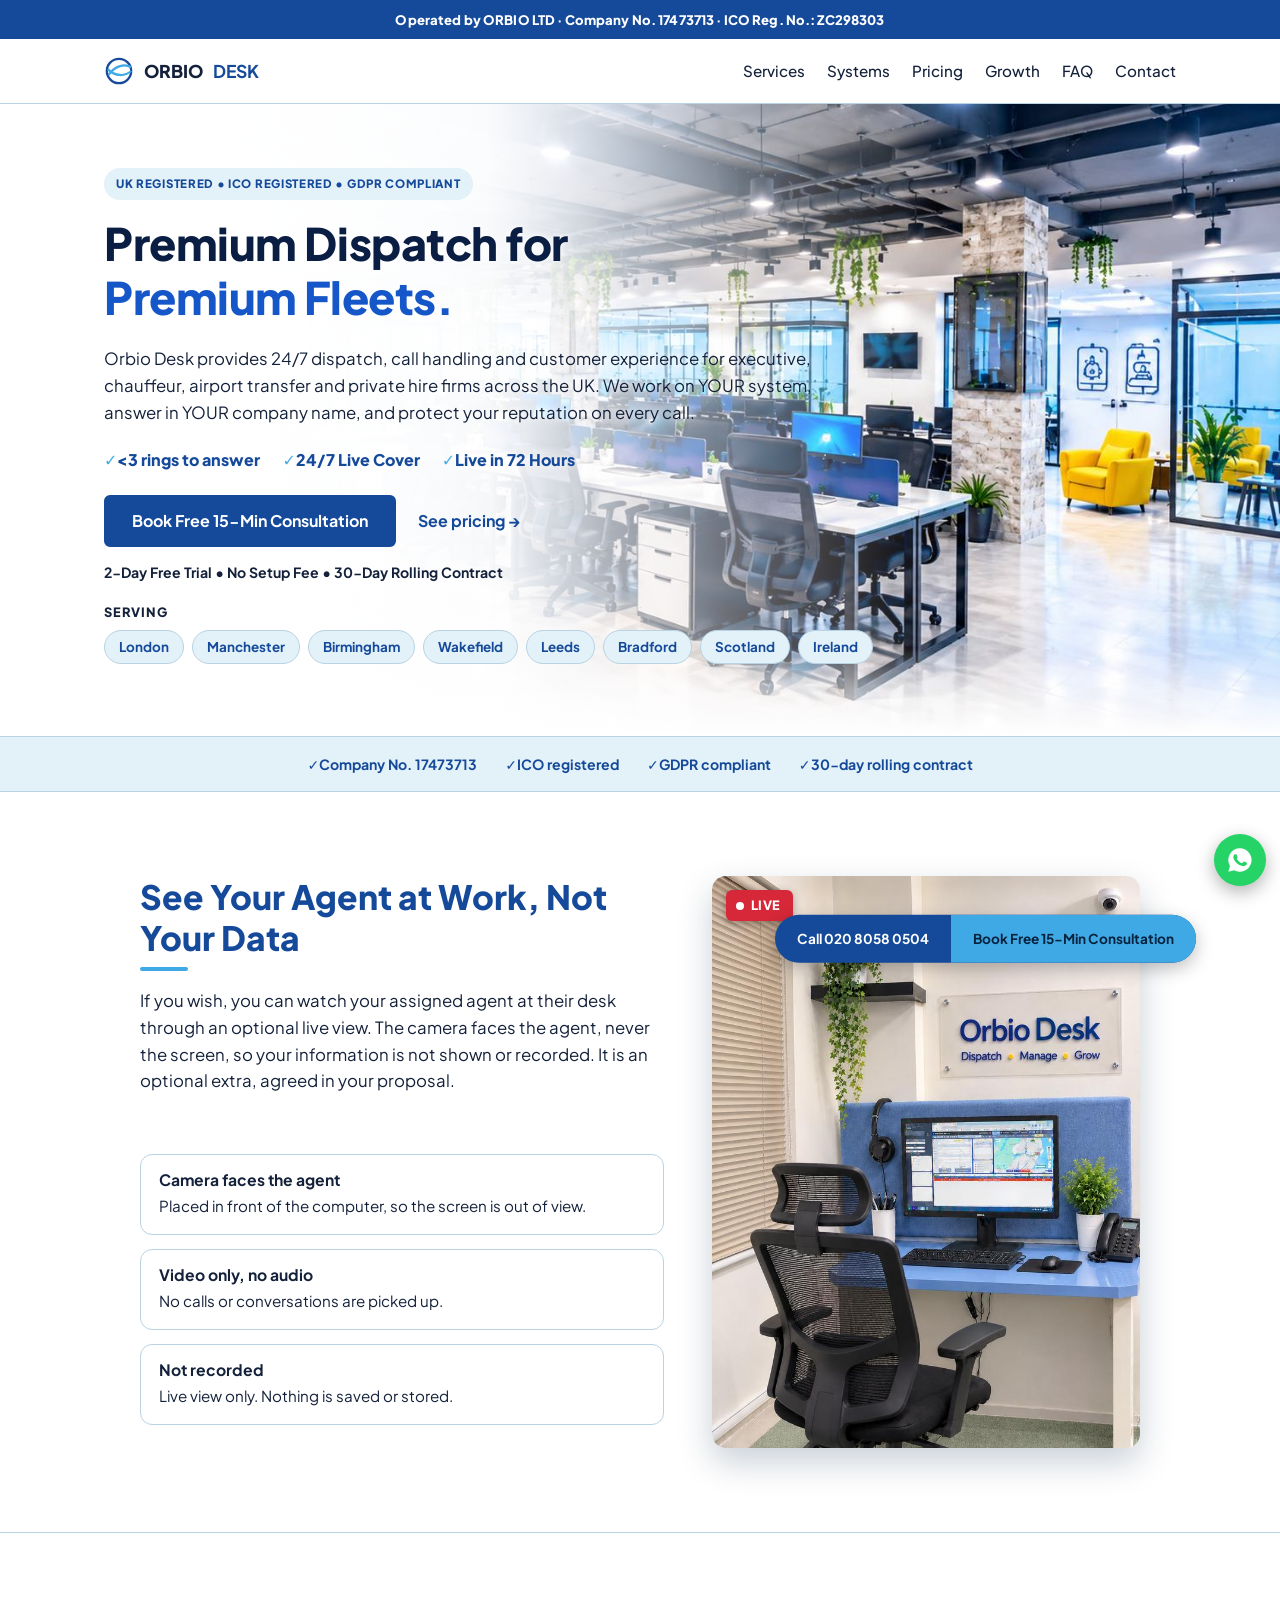
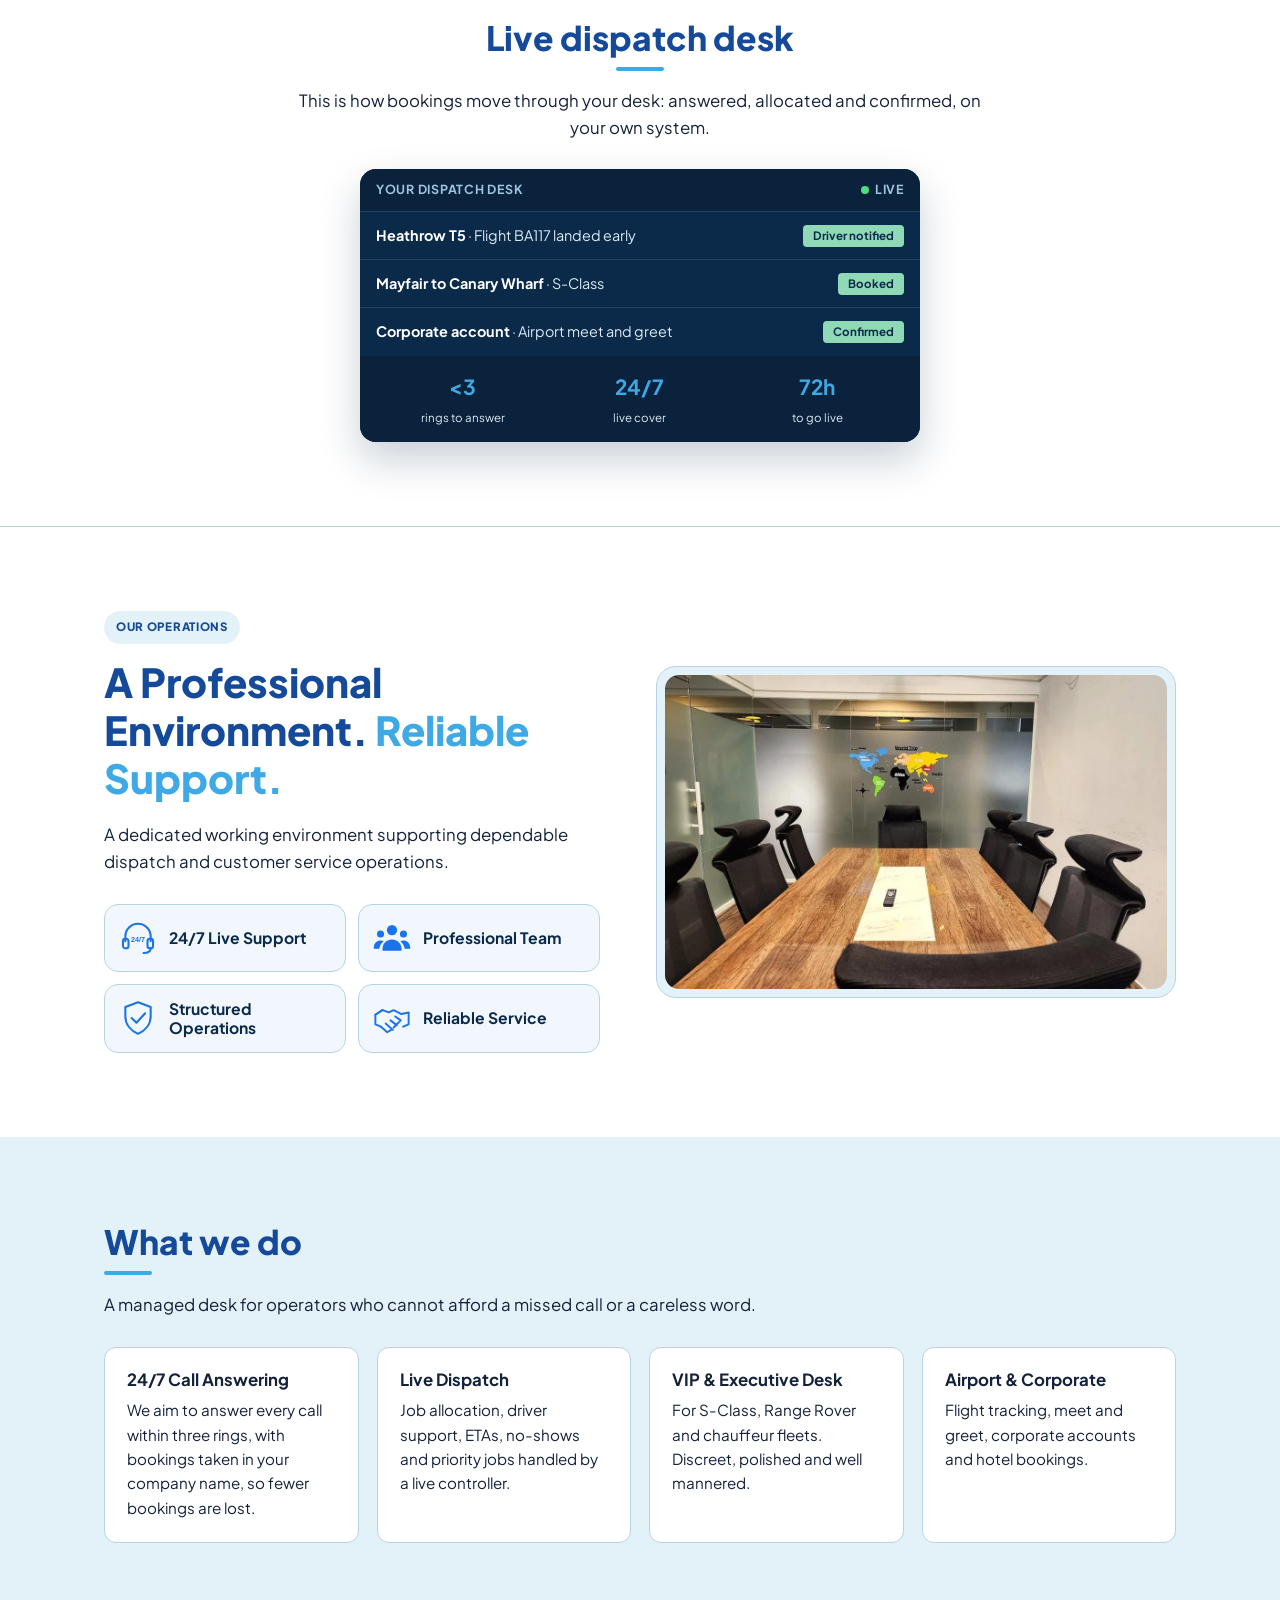
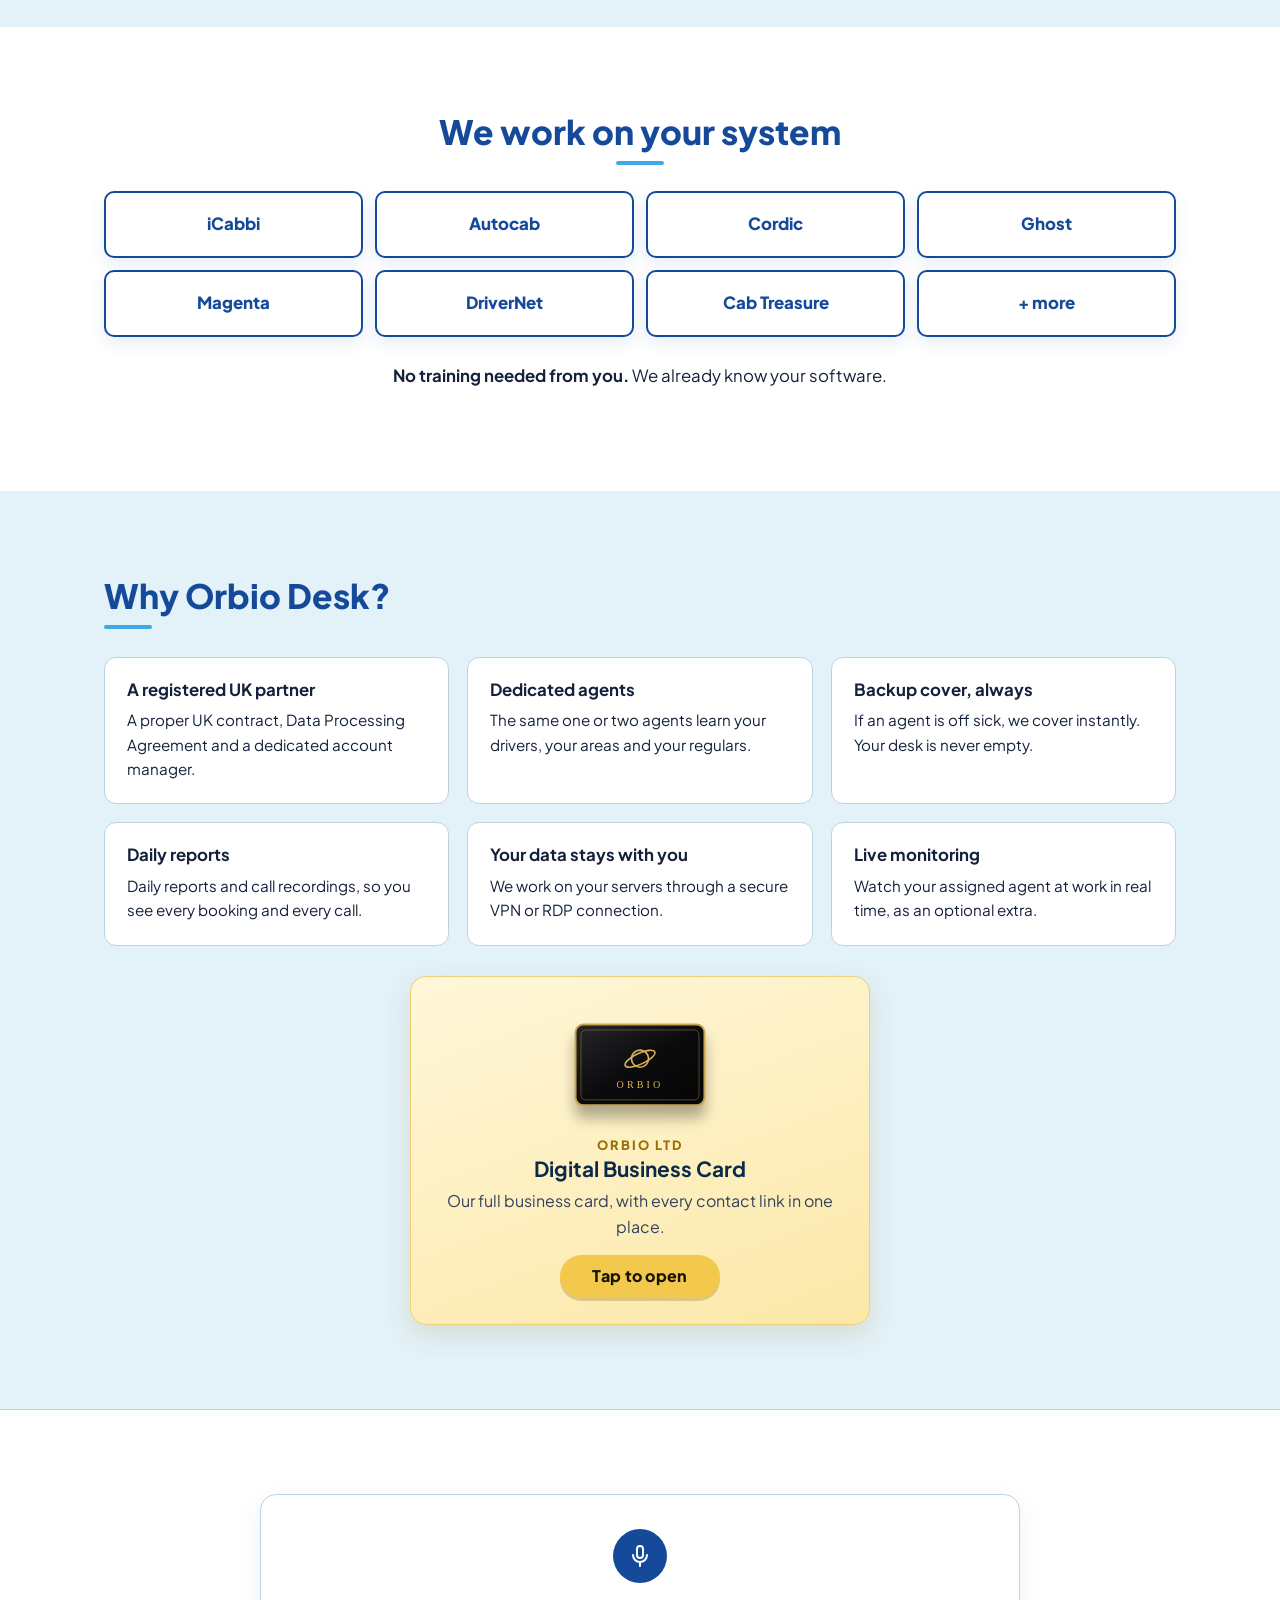
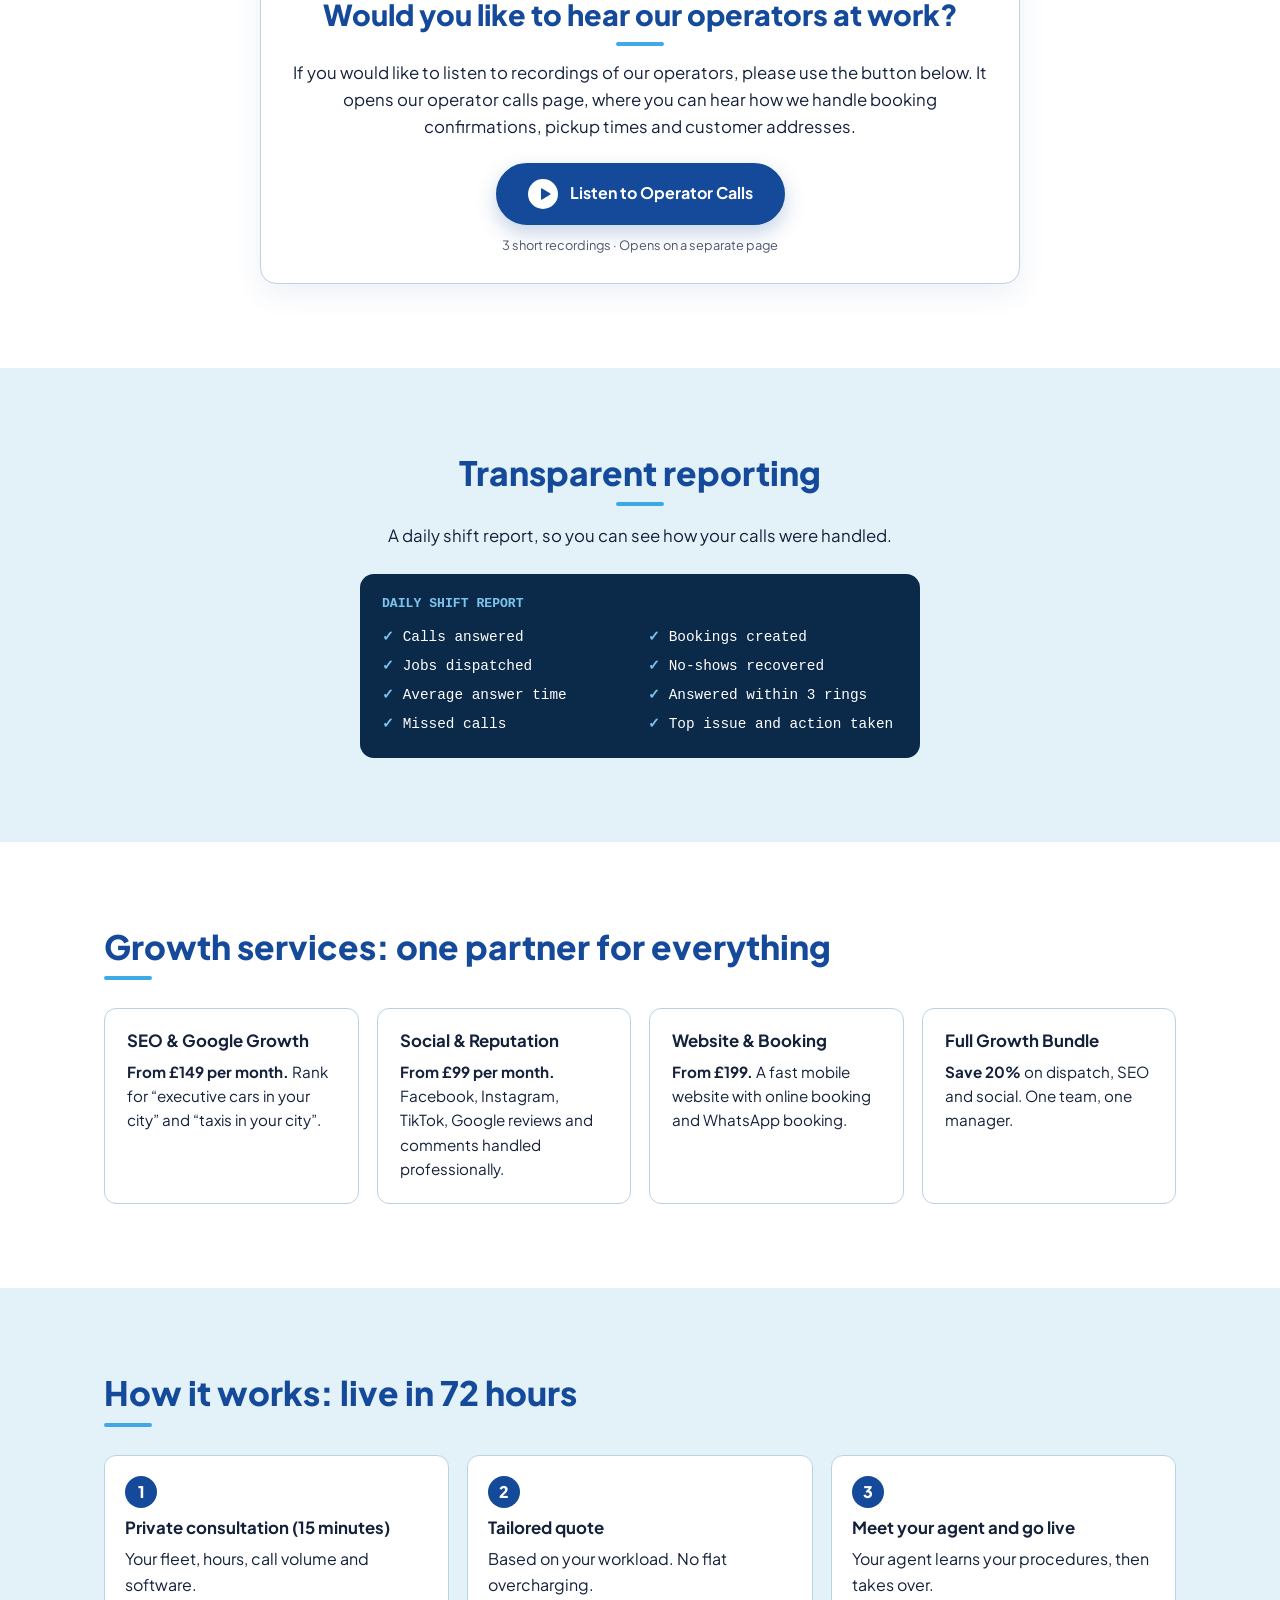
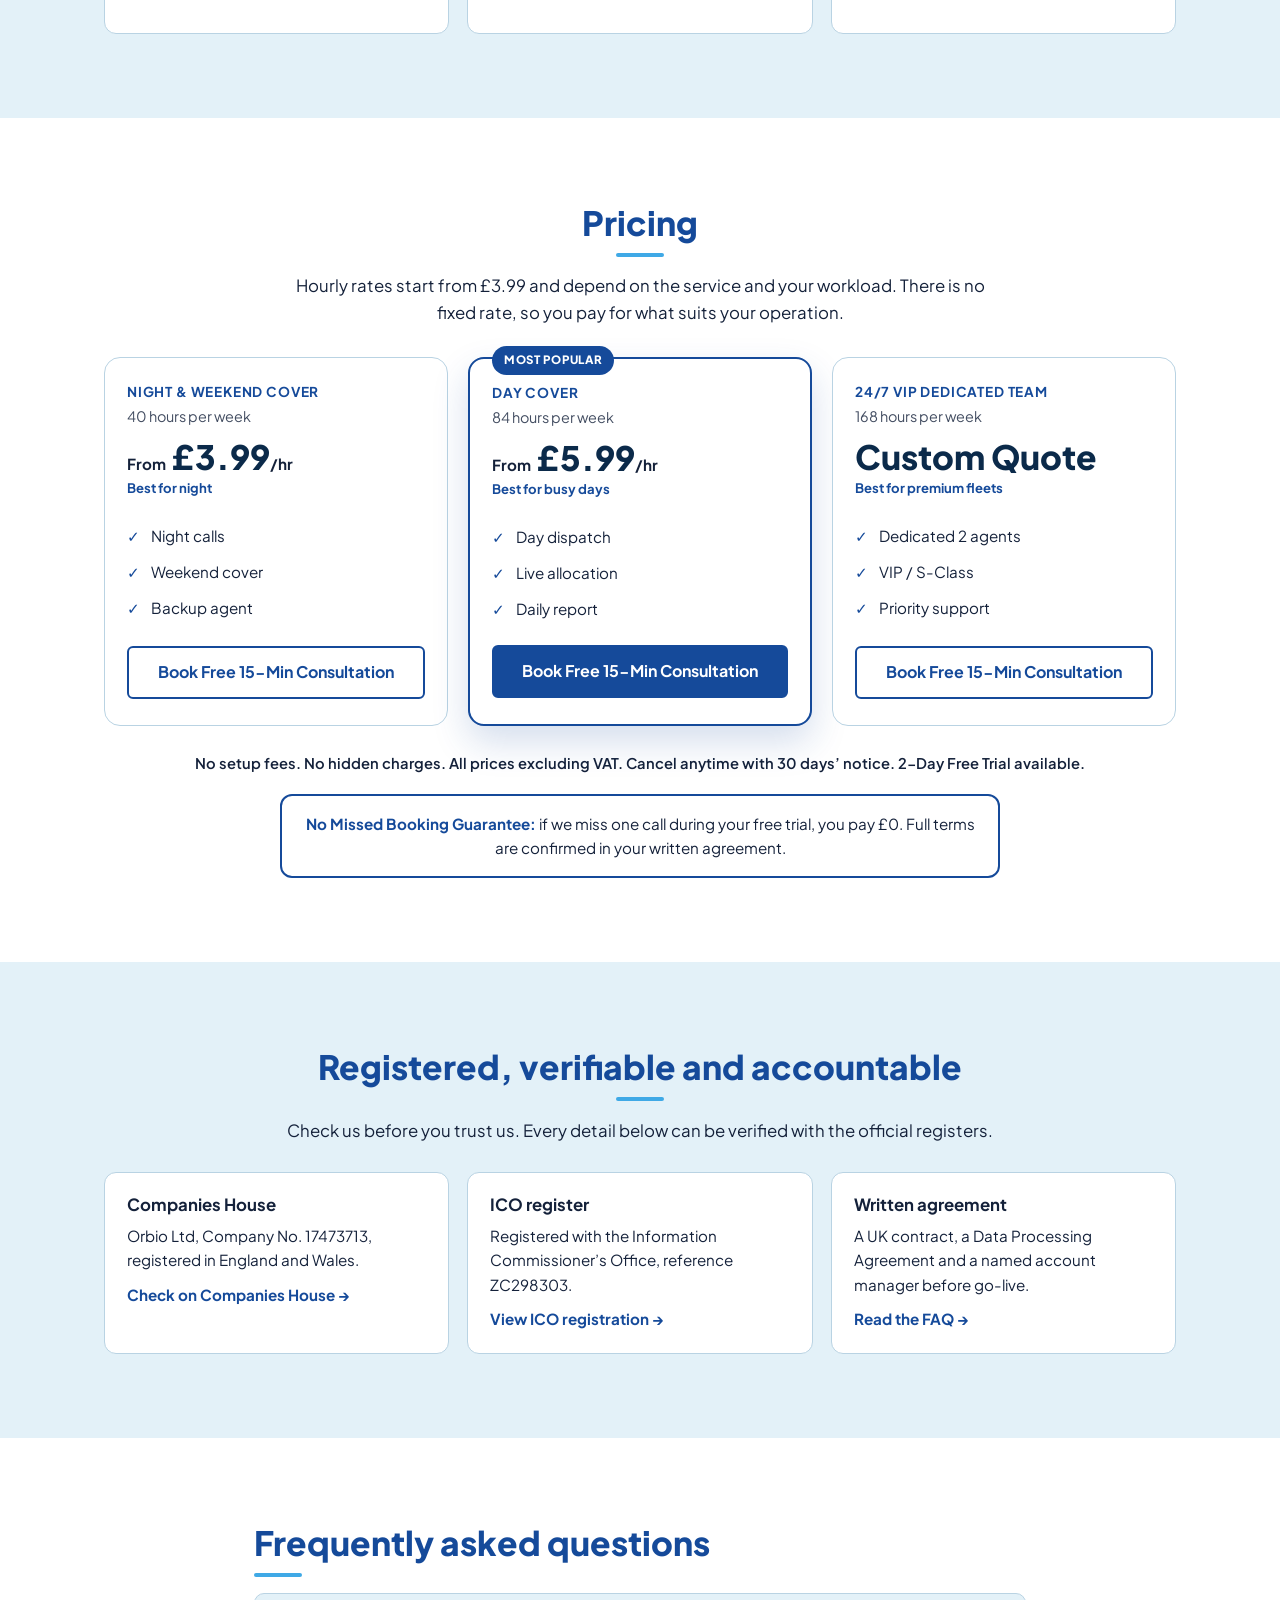
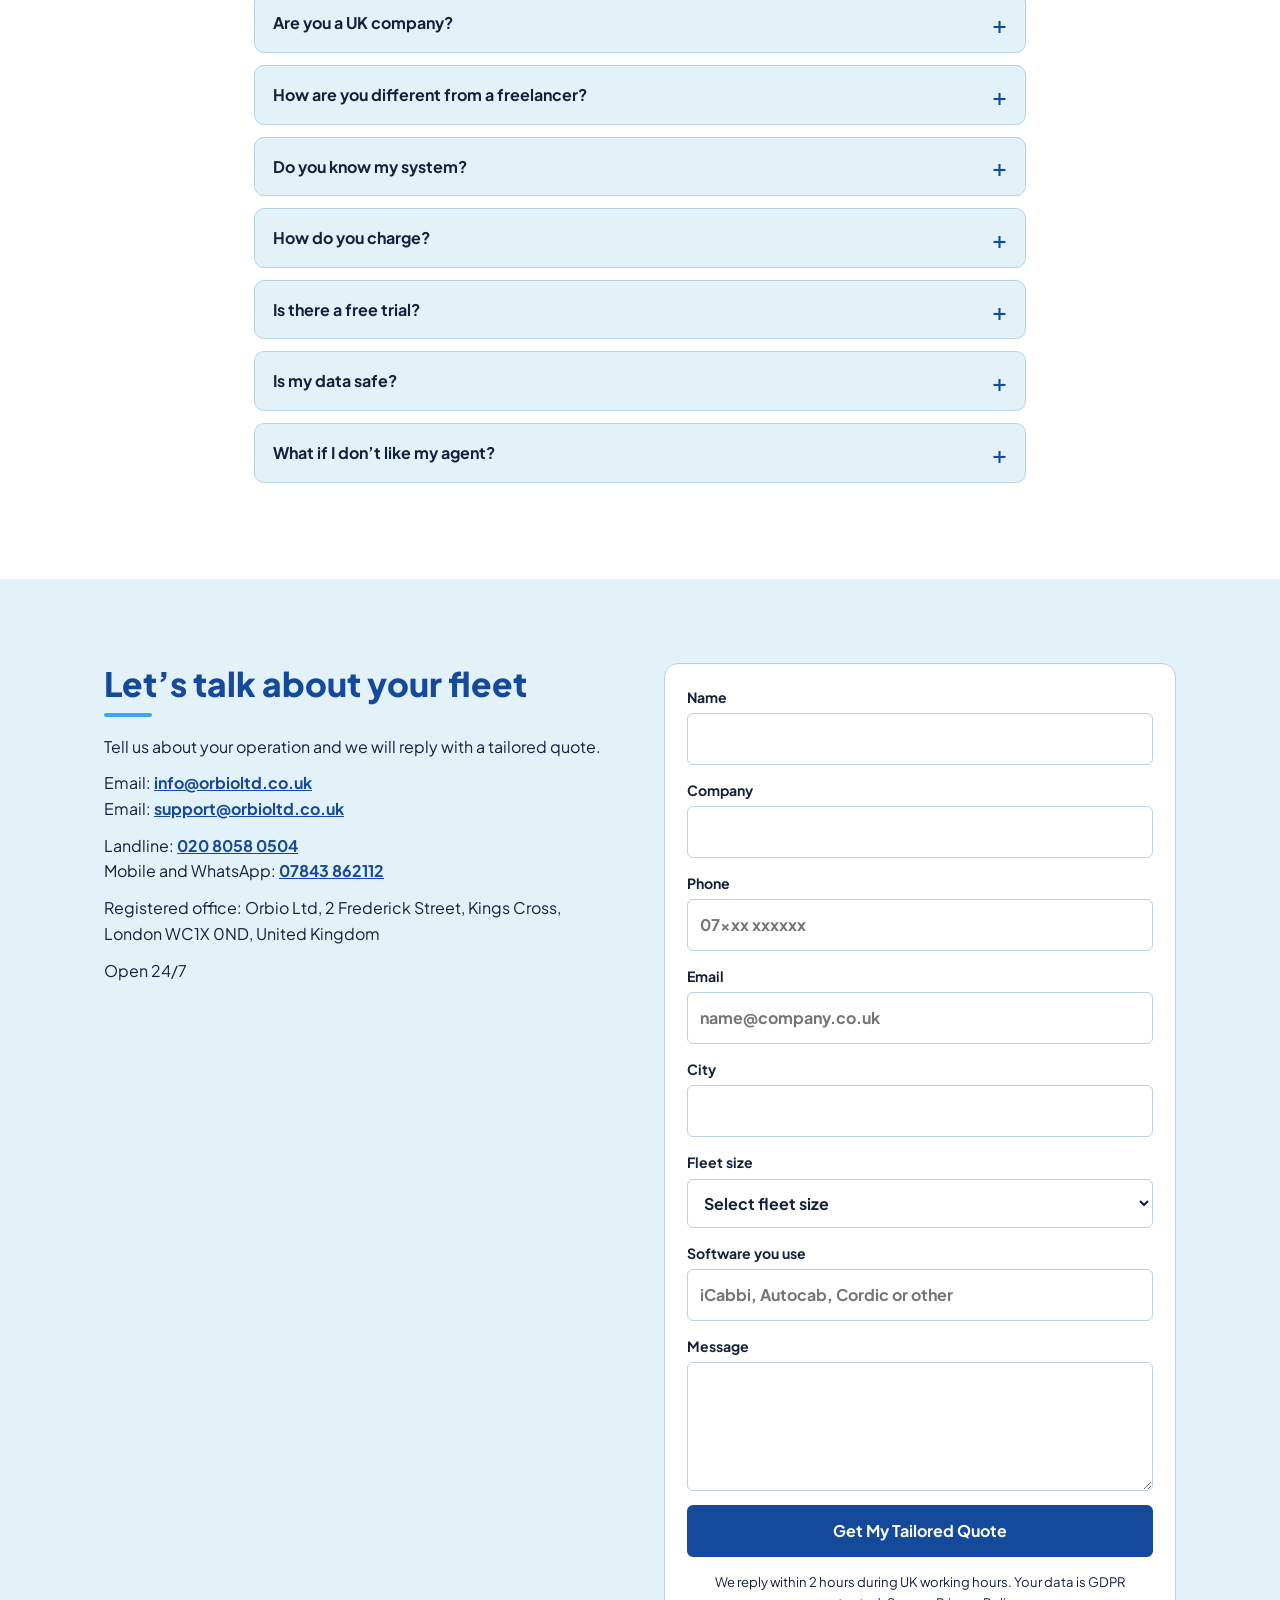
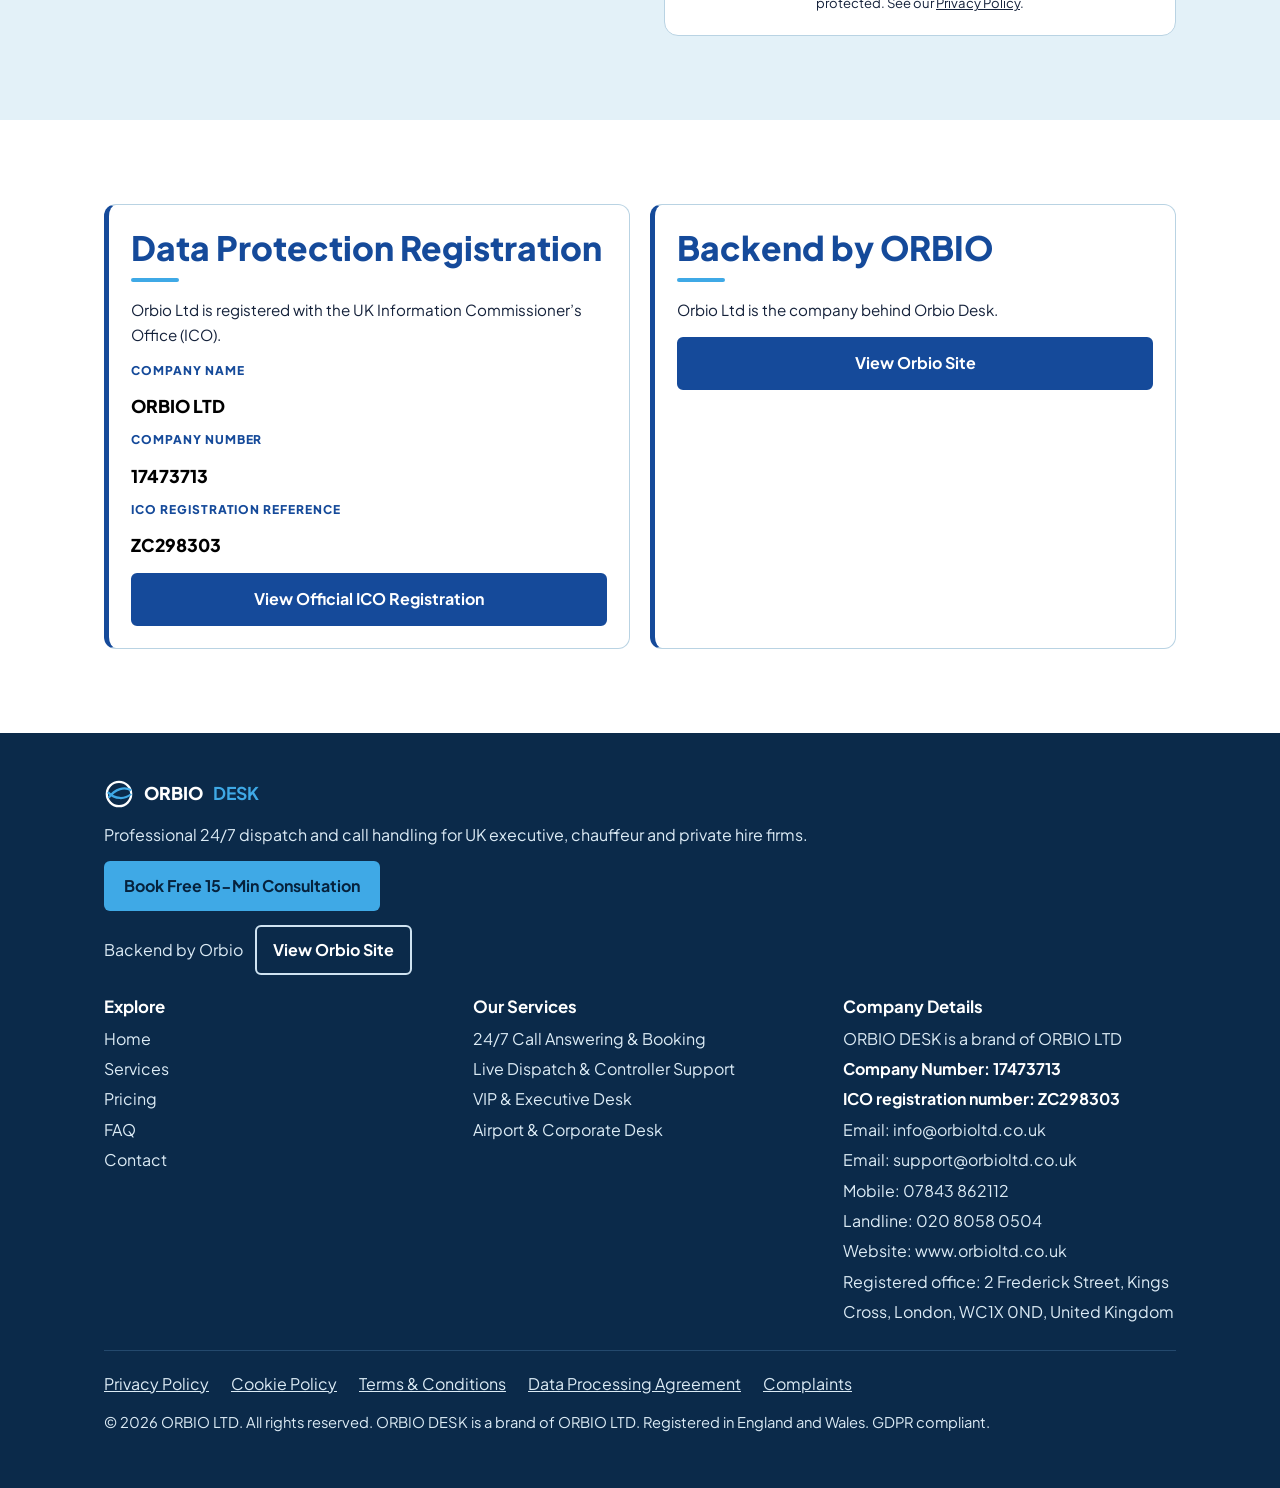
<file: index.html>
<!DOCTYPE html>
<html lang="en-GB">
<head>
<meta charset="utf-8">
<meta name="viewport" content="width=device-width, initial-scale=1">
<title>Orbio Desk | 24/7 Dispatch &amp; Call Handling for UK Private Hire &amp; Executive Fleets</title>
<meta name="description" content="Premium 24/7 dispatch, call answering &amp; live controller support for UK executive, chauffeur &amp; private hire firms. We work on your iCabbi / Autocab. UK Registered, ICO Registered, GDPR Compliant. 2-Day Free Trial.">
<meta name="theme-color" content="#154a9a">
<link rel="canonical" href="https://abdullahrehan849.github.io/orbio-desk/">
<meta property="og:type" content="website"><meta property="og:site_name" content="Orbio Desk"><meta property="og:title" content="Orbio Desk | 24/7 Dispatch &amp; Call Handling for UK Private Hire &amp; Executive Fleets"><meta property="og:description" content="Premium 24/7 dispatch, call answering and live controller support for UK executive, chauffeur and private hire firms. UK registered, ICO registered, GDPR compliant. 2-Day Free Trial."><meta property="og:url" content="https://abdullahrehan849.github.io/orbio-desk/"><meta property="og:image" content="https://abdullahrehan849.github.io/orbio-desk/assets/img/monitoring.jpg"><meta name="twitter:card" content="summary_large_image">
<link rel="icon" href="assets/img/favicon.svg" type="image/svg+xml">
<link rel="manifest" href="site.webmanifest">
<link rel="preconnect" href="https://fonts.googleapis.com"><link rel="preconnect" href="https://fonts.gstatic.com" crossorigin>
<link href="https://fonts.googleapis.com/css2?family=Plus+Jakarta+Sans:wght@400;500;700;800&display=swap" rel="stylesheet">
<link rel="stylesheet" href="assets/css/style.css">
<script type="application/ld+json">{"@context":"https://schema.org","@type":"ProfessionalService","name":"Orbio Desk","legalName":"Orbio Ltd","url":"https://abdullahrehan849.github.io/orbio-desk/","description":"24/7 dispatch, call handling and customer experience for UK executive, chauffeur, airport transfer and private hire firms.","identifier":"Company No. 17473713","telephone":"+442080580504","email":"info@orbioltd.co.uk","address":{"@type":"PostalAddress","streetAddress":"2 Frederick Street, Kings Cross","addressLocality":"London","postalCode":"WC1X 0ND","addressCountry":"GB"},"areaServed":["London","Manchester","Birmingham","Wakefield","Leeds","Bradford","Scotland","Ireland"],"openingHours":"Mo-Su 00:00-23:59"}</script>
</head>
<body id="top">
<div class="top">Operated by ORBIO LTD · Company No. 17473713 · ICO Reg. No.: ZC298303</div>
<header class="nav"><div class="wrap">
<a class="logo" href="#top"><svg width="30" height="30" viewBox="0 0 32 32" fill="none" stroke="#154a9a" stroke-width="2.4" aria-hidden="true"><circle cx="16" cy="16" r="13"/><path d="M5 20C12 10 22 8 29 12M4 14c8 8 18 8 25 2" stroke="#3fa9e6"/></svg>ORBIO <b>DESK</b></a>
<button class="burger" aria-expanded="false" aria-controls="menu">Menu</button>
<nav id="menu" aria-label="Main"><a href="#services">Services</a><a href="#systems">Systems</a><a href="#pricing">Pricing</a><a href="#growth">Growth</a><a href="#faq">FAQ</a><a href="#contact">Contact</a></nav>
</div></header>

<main>
<section class="hero w"><div class="wrap">
<span class="eyebrow">UK REGISTERED • ICO REGISTERED • GDPR COMPLIANT</span>
<h1>Premium Dispatch for <span class="h1b">Premium Fleets.</span></h1>
<p class="lead">Orbio Desk provides 24/7 dispatch, call handling and customer experience for executive, chauffeur, airport transfer and private hire firms across the UK. We work on YOUR system, answer in YOUR company name, and protect your reputation on every call.</p>
<div class="tr"><span>&lt;3 rings to answer</span><span>24/7 Live Cover</span><span>Live in 72 Hours</span></div>
<div class="cta"><a class="btn p" href="#contact">Book Free 15-Min Consultation</a><a class="tl" href="#pricing">See pricing &rarr;</a></div>
<p class="micro">2-Day Free Trial • No Setup Fee • 30-Day Rolling Contract</p>
<p class="sv">SERVING</p>
<div class="pills"><span>London</span><span>Manchester</span><span>Birmingham</span><span>Wakefield</span><span>Leeds</span><span>Bradford</span><span>Scotland</span><span>Ireland</span></div>
</div></section>

<div class="trust"><div class="wrap"><ul><li>Company No. 17473713</li><li>ICO registered</li><li>GDPR compliant</li><li>30-day rolling contract</li></ul></div></div>

<section class="w mon-s" id="monitoring"><div class="wrap">
<div class="mgrid">
<div class="mh"><h2>See Your Agent at Work, Not Your Data</h2>
<p class="lead">If you wish, you can watch your assigned agent at their desk through an optional live view. The camera faces the agent, never the screen, so your information is not shown or recorded. It is an optional extra, agreed in your proposal.</p></div>
<figure class="mon"><img src="assets/img/monitoring.jpg" width="720" height="960" loading="lazy" decoding="async" alt="Orbio Desk dispatch workstation with headset, dispatch software screen and desk phone"><span class="lv"><i></i>LIVE</span></figure>
<div class="mc">
<div class="card"><h3>Camera faces the agent</h3><p>Placed in front of the computer, so the screen is out of view.</p></div>
<div class="card"><h3>Video only, no audio</h3><p>No calls or conversations are picked up.</p></div>
<div class="card"><h3>Not recorded</h3><p>Live view only. Nothing is saved or stored.</p></div>
</div></div>
</div></section>

<section class="w c"><div class="wrap">
<h2>Live dispatch desk</h2>
<p class="lead">This is how bookings move through your desk: answered, allocated and confirmed, on your own system.</p>
<div class="desk" role="img" aria-label="Dispatch dashboard showing airport and executive bookings">
<div class="bar"><span>Your dispatch desk</span><span><i class="dot"></i>Live</span></div>
<div class="row"><span><b>Heathrow T5</b> · Flight BA117 landed early</span><span class="tag">Driver notified</span></div>
<div class="row"><span><b>Mayfair to Canary Wharf</b> · S-Class</span><span class="tag">Booked</span></div>
<div class="row"><span><b>Corporate account</b> · Airport meet and greet</span><span class="tag">Confirmed</span></div>
<div class="stats"><div><strong>&lt;3</strong><span>rings to answer</span></div><div><strong>24/7</strong><span>live cover</span></div><div><strong>72h</strong><span>to go live</span></div></div>
</div>
</div></section>

<section class="w ops" id="operations"><div class="wrap"><div class="opsg">
<div class="opst"><span class="eyebrow">OUR OPERATIONS</span>
<h2>A Professional Environment. <span class="hl">Reliable Support.</span></h2>
<p class="lead">A dedicated working environment supporting dependable dispatch and customer service operations.</p></div>
<figure class="opsf"><img src="assets/img/our-operations.jpg" width="1100" height="688" loading="lazy" decoding="async" alt="Orbio Desk meeting room with a wooden table, black ergonomic chairs and a world map on the glass wall"></figure>
<div class="opsh"><div class="ot"><svg viewBox="0 0 48 48" width="38" height="38" fill="none" stroke="#1a73e8" stroke-width="2.6" stroke-linecap="round" stroke-linejoin="round" aria-hidden="true"><path d="M8 28v-6a16 16 0 0 1 32 0v6"/><rect x="5" y="25" width="7" height="12" rx="3"/><rect x="36" y="25" width="7" height="12" rx="3"/><path d="M40 37c0 4-4 6-9 6"/><text x="24" y="29" text-anchor="middle" font-size="9" font-weight="700" fill="#1a73e8" stroke="none" font-family="Arial,sans-serif">24/7</text></svg><span>24/7 Live Support</span></div><div class="ot"><svg viewBox="0 0 48 48" width="38" height="38" fill="#1a73e8" aria-hidden="true"><circle cx="24" cy="14" r="6.5"/><path d="M12 38c0-7 5-12 12-12s12 5 12 12v2H12z"/><circle cx="9.5" cy="19" r="4.5"/><path d="M1 36c0-5 3.5-9 8.5-9 1.5 0 3 .4 4 1-3 2.3-5 5.5-5.5 9.5H1z"/><circle cx="38.5" cy="19" r="4.5"/><path d="M47 36c0-5-3.5-9-8.5-9-1.5 0-3 .4-4 1 3 2.3 5 5.5 5.5 9.5H47z"/></svg><span>Professional Team</span></div><div class="ot"><svg viewBox="0 0 48 48" width="38" height="38" fill="none" stroke="#1a73e8" stroke-width="2.6" stroke-linecap="round" stroke-linejoin="round" aria-hidden="true"><path d="M24 4l16 6v12c0 10-7 18-16 22C15 40 8 32 8 22V10z"/><path d="M16 24l6 6 11-12"/></svg><span>Structured Operations</span></div><div class="ot"><svg viewBox="0 0 48 48" width="38" height="38" fill="none" stroke="#1a73e8" stroke-width="2.4" stroke-linecap="round" stroke-linejoin="round" aria-hidden="true"><path d="M3 20l9-6 8 3 6-3 10 5 9-2"/><path d="M12 14L3 20v12l7 3"/><path d="M45 18v14l-7 3"/><path d="M10 35l8 7 5-3M16 31l9 8M22 27l8 6M28 22l7 5-9 9"/></svg><span>Reliable Service</span></div></div>
</div></div></section>

<section id="services"><div class="wrap">
<h2>What we do</h2>
<p class="lead">A managed desk for operators who cannot afford a missed call or a careless word.</p>
<div class="grid g4">
<div class="card"><h3>24/7 Call Answering</h3><p>We aim to answer every call within three rings, with bookings taken in your company name, so fewer bookings are lost.</p></div>
<div class="card"><h3>Live Dispatch</h3><p>Job allocation, driver support, ETAs, no-shows and priority jobs handled by a live controller.</p></div>
<div class="card"><h3>VIP &amp; Executive Desk</h3><p>For S-Class, Range Rover and chauffeur fleets. Discreet, polished and well mannered.</p></div>
<div class="card"><h3>Airport &amp; Corporate</h3><p>Flight tracking, meet and greet, corporate accounts and hotel bookings.</p></div>
</div></div></section>

<section id="systems" class="w"><div class="wrap c">
<h2>We work on your system</h2>
<div class="sys"><span>iCabbi</span><span>Autocab</span><span>Cordic</span><span>Ghost</span><span>Magenta</span><span>DriverNet</span><span>Cab Treasure</span><span>+ more</span></div>
<p class="lead"><strong>No training needed from you.</strong> We already know your software.</p>
</div></section>

<section><div class="wrap">
<h2>Why Orbio Desk?</h2>
<div class="grid g3">
<div class="card"><h3>A registered UK partner</h3><p>A proper UK contract, Data Processing Agreement and a dedicated account manager.</p></div>
<div class="card"><h3>Dedicated agents</h3><p>The same one or two agents learn your drivers, your areas and your regulars.</p></div>
<div class="card"><h3>Backup cover, always</h3><p>If an agent is off sick, we cover instantly. Your desk is never empty.</p></div>
<div class="card"><h3>Daily reports</h3><p>Daily reports and call recordings, so you see every booking and every call.</p></div>
<div class="card"><h3>Your data stays with you</h3><p>We work on your servers through a secure VPN or RDP connection.</p></div>
<div class="card"><h3>Live monitoring</h3><p>Watch your assigned agent at work in real time, as an optional extra.</p></div>
</div>
<div class="bcpromo"><div class="bci"><svg viewBox="0 0 170 108" role="img" aria-hidden="true"><defs><linearGradient id="bcg" x1="0" y1="0" x2="1" y2="1"><stop offset="0" stop-color="#26262a"/><stop offset=".5" stop-color="#0b0b0d"/><stop offset="1" stop-color="#050505"/></linearGradient></defs><rect x="2" y="2" width="166" height="104" rx="10" fill="url(#bcg)" stroke="#c9a24a" stroke-width="2.5"/><rect x="9" y="9" width="152" height="90" rx="6" fill="none" stroke="#c9a24a" stroke-opacity=".5"/><circle cx="85" cy="46" r="11" fill="none" stroke="#d9b25a" stroke-width="2.2"/><ellipse cx="85" cy="46" rx="21" ry="7" transform="rotate(-25 85 46)" fill="none" stroke="#d9b25a" stroke-width="2"/><text x="85" y="84" text-anchor="middle" font-family="Georgia,serif" font-size="13" letter-spacing="4" fill="#d9b25a">ORBIO</text></svg></div><p class="bck">ORBIO LTD</p><h3>Digital Business Card</h3><p>Our full business card, with every contact link in one place.</p><button class="btn" type="button" data-bc="1" aria-label="Open the Orbio Ltd digital business card">Tap to open</button></div>
</div></section>

<section class="w aud c" id="audio"><div class="wrap">
<div class="teaser"><span class="ai" aria-hidden="true"><svg viewBox="0 0 24 24" width="24" height="24" fill="none" stroke="currentColor" stroke-width="2" stroke-linecap="round" stroke-linejoin="round" aria-hidden="true"><rect x="9" y="2" width="6" height="12" rx="3"/><path d="M5 11a7 7 0 0 0 14 0M12 18v4"/></svg></span>
<h2>Would you like to hear our operators at work?</h2>
<p class="lead">If you would like to listen to recordings of our operators, please use the button below. It opens our operator calls page, where you can hear how we handle booking confirmations, pickup times and customer addresses.</p>
<a class="btn listen" href="operator-samples.html" id="listenbtn"><span class="pl"><svg viewBox="0 0 24 24" width="18" height="18" fill="currentColor" aria-hidden="true"><path d="M8 5.5v13a1 1 0 0 0 1.5.9l10.5-6.5a1 1 0 0 0 0-1.8L9.5 4.6A1 1 0 0 0 8 5.5z"/></svg></span>Listen to Operator Calls</a>
<p class="cap">3 short recordings · Opens on a separate page</p></div>
</div></section>

<section class="c"><div class="wrap">
<h2>Transparent reporting</h2>
<p class="lead">A daily shift report, so you can see how your calls were handled.</p>
<div class="report" style="margin-top:24px"><h3>Daily shift report</h3>
<div class="g"><div><b>&#10003;</b> Calls answered</div><div><b>&#10003;</b> Bookings created</div></div>
<div class="g"><div><b>&#10003;</b> Jobs dispatched</div><div><b>&#10003;</b> No-shows recovered</div></div>
<div class="g"><div><b>&#10003;</b> Average answer time</div><div><b>&#10003;</b> Answered within 3 rings</div></div>
<div class="g"><div><b>&#10003;</b> Missed calls</div><div><b>&#10003;</b> Top issue and action taken</div></div></div>
</div></section>

<section id="growth" class="w"><div class="wrap">
<h2>Growth services: one partner for everything</h2>
<div class="grid g4">
<div class="card"><h3>SEO &amp; Google Growth</h3><p><strong>From £149 per month.</strong> Rank for “executive cars in your city” and “taxis in your city”.</p></div>
<div class="card"><h3>Social &amp; Reputation</h3><p><strong>From £99 per month.</strong> Facebook, Instagram, TikTok, Google reviews and comments handled professionally.</p></div>
<div class="card"><h3>Website &amp; Booking</h3><p><strong>From £199.</strong> A fast mobile website with online booking and WhatsApp booking.</p></div>
<div class="card"><h3>Full Growth Bundle</h3><p><strong>Save 20%</strong> on dispatch, SEO and social. One team, one manager.</p></div>
</div></div></section>

<section><div class="wrap">
<h2>How it works: live in 72 hours</h2>
<div class="steps">
<div><h3>Private consultation (15 minutes)</h3><p>Your fleet, hours, call volume and software.</p></div>
<div><h3>Tailored quote</h3><p>Based on your workload. No flat overcharging.</p></div>
<div><h3>Meet your agent and go live</h3><p>Your agent learns your procedures, then takes over.</p></div>
</div></div></section>

<section id="pricing" class="w"><div class="wrap">
<div class="c"><h2>Pricing</h2><p class="lead">Hourly rates start from £3.99 and depend on the service and your workload. There is no fixed rate, so you pay for what suits your operation.</p></div>
<div class="plans">
<div class="plan"><h3>NIGHT &amp; WEEKEND COVER</h3><div class="hrs">40 hours per week</div><div class="pr"><small>From</small> £3.99<small>/hr</small></div><div class="best">Best for night</div>
<ul><li>Night calls</li><li>Weekend cover</li><li>Backup agent</li></ul><a class="btn o blk" href="#contact">Book Free 15-Min Consultation</a></div>
<div class="plan pop"><span class="badge">MOST POPULAR</span><h3>DAY COVER</h3><div class="hrs">84 hours per week</div><div class="pr"><small>From</small> £5.99<small>/hr</small></div><div class="best">Best for busy days</div>
<ul><li>Day dispatch</li><li>Live allocation</li><li>Daily report</li></ul><a class="btn p blk" href="#contact">Book Free 15-Min Consultation</a></div>
<div class="plan"><h3>24/7 VIP DEDICATED TEAM</h3><div class="hrs">168 hours per week</div><div class="pr">Custom Quote</div><div class="best">Best for premium fleets</div>
<ul><li>Dedicated 2 agents</li><li>VIP / S-Class</li><li>Priority support</li></ul><a class="btn o blk" href="#contact">Book Free 15-Min Consultation</a></div>
</div>
<p class="pnote">No setup fees. No hidden charges. All prices excluding VAT. Cancel anytime with 30 days’ notice. 2-Day Free Trial available.</p>
<p class="guar"><strong>No Missed Booking Guarantee:</strong> if we miss one call during your free trial, you pay £0. Full terms are confirmed in your written agreement.</p>
</div></section>

<section class="c"><div class="wrap">
<h2>Registered, verifiable and accountable</h2>
<p class="lead">Check us before you trust us. Every detail below can be verified with the official registers.</p>
<div class="grid g3" style="text-align:left">
<div class="card"><h3>Companies House</h3><p>Orbio Ltd, Company No. 17473713, registered in England and Wales.</p><p style="margin-top:10px"><a class="tl" href="https://find-and-update.company-information.service.gov.uk/company/17473713" target="_blank" rel="noopener">Check on Companies House &rarr;</a></p></div>
<div class="card"><h3>ICO register</h3><p>Registered with the Information Commissioner’s Office, reference ZC298303.</p><p style="margin-top:10px"><a class="tl" href="https://ico.org.uk/ESDWebPages/Entry/ZC298303" target="_blank" rel="noopener">View ICO registration &rarr;</a></p></div>
<div class="card"><h3>Written agreement</h3><p>A UK contract, a Data Processing Agreement and a named account manager before go-live.</p><p style="margin-top:10px"><a class="tl" href="#faq">Read the FAQ &rarr;</a></p></div>
</div></div></section>

<section id="faq" class="w"><div class="wrap" style="max-width:820px">
<h2>Frequently asked questions</h2>
<details><summary>Are you a UK company?</summary><p>Yes. Orbio Ltd is registered in England and Wales, Company No. 17473713, and registered with the ICO under ZC298303. You can verify us on Companies House and the ICO register.</p></details>
<details><summary>How are you different from a freelancer?</summary><p>You get a managed team, backup cover, a proper contract and an account manager.</p></details>
<details><summary>Do you know my system?</summary><p>Yes: iCabbi, Autocab, Cordic, Ghost, Magenta, DriverNet, Cab Treasure and more.</p></details>
<details><summary>How do you charge?</summary><p>Hourly rates start from £3.99, depending on the service you need. The final quote is based on your workload. All prices exclude VAT.</p></details>
<details><summary>Is there a free trial?</summary><p>Yes. We offer a 2-day free trial. If we miss one call during the trial, you pay £0. Full terms are confirmed in your written agreement.</p></details>
<details><summary>Is my data safe?</summary><p>Yes. We are GDPR compliant, sign a Data Processing Agreement and work on your own servers.</p></details>
<details><summary>What if I don’t like my agent?</summary><p>We replace them within 48 hours.</p></details>
</div></section>

<section id="contact"><div class="wrap two" style="align-items:start">
<div class="cl">
<h2>Let’s talk about your fleet</h2>
<p>Tell us about your operation and we will reply with a tailored quote.</p>
<p>Email: <a href="mailto:info@orbioltd.co.uk">info@orbioltd.co.uk</a><br>Email: <a href="mailto:support@orbioltd.co.uk">support@orbioltd.co.uk</a></p>
<p>Landline: <a href="tel:+442080580504">020 8058 0504</a><br>Mobile and WhatsApp: <a href="tel:+447843862112">07843 862112</a></p>
<p>Registered office: Orbio Ltd, 2 Frederick Street, Kings Cross, London WC1X 0ND, United Kingdom</p>
<p>Open 24/7</p>
</div>
<form id="enq" method="post">
<input type="hidden" name="access_key" value="3739f11a-dfcb-4aad-90a4-8e9174c6afeb">
<input type="hidden" name="subject" value="New Proposal – Orbio Desk (Cab Dispatch)">
<input type="hidden" name="_subject" value="New Proposal – Orbio Desk (Cab Dispatch)">
<input type="hidden" name="from_name" value="Orbio Desk Website">
<input type="checkbox" name="botcheck" class="hp" tabindex="-1" autocomplete="off" aria-hidden="true">
<label>Name<input name="Name" required autocomplete="name"></label>
<label>Company<input name="Company" required autocomplete="organization"></label>
<label>Phone<input name="Phone" type="tel" required minlength="10" autocomplete="tel" placeholder="07xxx xxxxxx"></label>
<label>Email<input name="email" type="email" required autocomplete="email" placeholder="name@company.co.uk"></label>
<label>City<input name="City" required autocomplete="address-level2"></label>
<label>Fleet size<select name="Fleet size" required><option value="">Select fleet size</option><option>1-10 vehicles</option><option>11-25 vehicles</option><option>26-50 vehicles</option><option>50+ vehicles</option></select></label>
<label>Software you use<input name="Software" placeholder="iCabbi, Autocab, Cordic or other"></label>
<label>Message<textarea name="Message" rows="4"></textarea></label>
<button class="btn p blk" type="submit" id="enqbtn">Get My Tailored Quote</button>
<p class="fnote">We reply within 2 hours during UK working hours. Your data is GDPR protected. See our <a href="privacy.html" data-lg="privacy">Privacy Policy</a>.</p>
<div id="enqmsg" class="fmsg" role="status" aria-live="polite" hidden></div>
</form>
</div></section>

<section class="w" id="legal"><div class="wrap legalcards">
<div class="card reg"><h2>Data Protection Registration</h2><p>Orbio Ltd is registered with the UK Information Commissioner’s Office (ICO).</p><dl><dt>Company name</dt><dd>ORBIO LTD</dd><dt>Company number</dt><dd>17473713</dd><dt>ICO registration reference</dt><dd>ZC298303</dd></dl><a class="btn p" href="https://ico.org.uk/ESDWebPages/Entry/ZC298303" target="_blank" rel="noopener">View Official ICO Registration</a></div>
<div class="card reg"><h2>Backend by ORBIO</h2><p>Orbio Ltd is the company behind Orbio Desk.</p><a class="btn p" href="https://www.orbioltd.co.uk" target="_blank" rel="noopener">View Orbio Site</a></div>
</div></section>
</main>

<footer><div class="wrap">
<div class="fl"><svg width="30" height="30" viewBox="0 0 32 32" fill="none" stroke="#fff" stroke-width="2.4" aria-hidden="true"><circle cx="16" cy="16" r="13"/><path d="M5 20C12 10 22 8 29 12M4 14c8 8 18 8 25 2" stroke="#3fa9e6"/></svg>ORBIO <b>DESK</b></div>
<p style="margin:10px 0 0">Professional 24/7 dispatch and call handling for UK executive, chauffeur and private hire firms.</p>
<a class="gp" href="#contact">Book Free 15-Min Consultation</a>
<div class="bk"><span>Backend by Orbio</span><a href="https://www.orbioltd.co.uk" target="_blank" rel="noopener">View Orbio Site</a></div>
<div class="fg">
<div><h3>Explore</h3><a href="#top">Home</a><a href="#services">Services</a><a href="#pricing">Pricing</a><a href="#faq">FAQ</a><a href="#contact">Contact</a></div>
<div><h3>Our Services</h3><a href="#services">24/7 Call Answering &amp; Booking</a><a href="#services">Live Dispatch &amp; Controller Support</a><a href="#services">VIP &amp; Executive Desk</a><a href="#services">Airport &amp; Corporate Desk</a></div>
<div class="cd"><h3>Company Details</h3>ORBIO DESK is a brand of ORBIO LTD<br><strong>Company Number: 17473713</strong><br><strong>ICO registration number: ZC298303</strong><br>Email: <a href="mailto:info@orbioltd.co.uk">info@orbioltd.co.uk</a><br>Email: <a href="mailto:support@orbioltd.co.uk">support@orbioltd.co.uk</a><br>Mobile: <a href="tel:+447843862112">07843 862112</a><br>Landline: <a href="tel:+442080580504">020 8058 0504</a><br>Website: <a href="https://www.orbioltd.co.uk" target="_blank" rel="noopener">www.orbioltd.co.uk</a><br>Registered office: 2 Frederick Street, Kings Cross, London, WC1X 0ND, United Kingdom</div>
</div>
<div class="lk"><a href="privacy.html" data-lg="privacy">Privacy Policy</a><a href="cookies.html" data-lg="cookies">Cookie Policy</a><a href="terms.html" data-lg="terms">Terms &amp; Conditions</a><a href="dpa.html" data-lg="dpa">Data Processing Agreement</a><a href="complaints.html" data-lg="complaints">Complaints</a></div>
<p class="cp">© 2026 ORBIO LTD. All rights reserved. ORBIO DESK is a brand of ORBIO LTD. Registered in England and Wales. GDPR compliant.</p>
</div></footer>

<a class="wa" href="https://wa.me/447843862112?text=Hi%20Orbio%20Desk%2C%20I%20run%20a%20fleet%20and%20would%20like%20a%20tailored%20quote%20for%20night%20cover." target="_blank" rel="noopener" aria-label="Chat on WhatsApp"><svg viewBox="0 0 24 24" fill="currentColor" aria-hidden="true"><path d="M12 2a10 10 0 0 0-8.6 15.1L2 22l5-1.3A10 10 0 1 0 12 2zm5.2 14.1c-.2.6-1.3 1.2-1.8 1.2-.5.1-1 .2-3.3-.7-2.8-1.2-4.6-4-4.7-4.2-.1-.2-1.1-1.5-1.1-2.8s.7-2 1-2.3c.2-.3.5-.3.7-.3h.5c.2 0 .4 0 .6.5l.8 1.9c.1.2.1.3 0 .5l-.4.6c-.2.2-.3.3-.1.6.2.3.8 1.3 1.7 2.1 1.1 1 2.1 1.3 2.4 1.4.3.1.5.1.6-.1l.9-1.1c.2-.3.4-.2.6-.1l1.8.9c.3.1.4.2.5.3.1.2.1.8-.1 1.5z"/></svg></a>
<div class="stick" id="stick"><a href="tel:+442080580504">Call 020 8058 0504</a><a href="#contact"><span class="s">Book Free Consultation</span><span class="l">Book Free 15-Min Consultation</span></a></div>
<div class="xo" id="xo" role="dialog" aria-modal="true" aria-labelledby="xot"><div><button class="x" type="button" aria-label="Close">&times;</button><h2 id="xot">Get a free night cover audit</h2><p>See how many bookings you may have lost last month, and how night cover could help.</p><a class="btn p" href="#contact" id="xoc">Book Free 15-Min Consultation</a></div></div>
<div class="bcm" id="bcm" role="dialog" aria-modal="true" aria-label="Orbio Ltd business card" hidden><div class="bcp"><div class="bct"><a id="bcfull" href="assets/card/index.html" target="_blank" rel="noopener">Open full screen</a><button class="bcx" type="button" aria-label="Close">&times;</button></div><iframe id="bcf" title="Orbio Ltd digital business card" data-src="assets/card/index.html"></iframe></div></div>
<div class="lgm" id="lgm" role="dialog" aria-modal="true" aria-label="Legal information" hidden><div class="lgb"><button class="lgx" type="button" aria-label="Close">&times;</button><div id="lgc"></div><p class="lgf"><button class="btn p" type="button" id="lgdone">Close</button><a id="lgfull" href="privacy.html">Open as full page</a></p></div></div>
<template id="lg-privacy"><div class="doc"><h1>Privacy Policy</h1><p class="meta">Last updated: 25 November 2026</p>
<h2>Who we are</h2><p>Orbio Desk is a brand of Orbio Ltd, registered in England and Wales (Company No. 17473713) and registered with the Information Commissioner’s Office (ICO) under reference ZC298303. Orbio Ltd is the data controller for the personal data collected through this website.</p><p>Orbio Ltd, 2 Frederick Street, Kings Cross, London WC1X 0ND<br>Email: <a href="mailto:info@orbioltd.co.uk">info@orbioltd.co.uk</a> · Support: <a href="mailto:support@orbioltd.co.uk">support@orbioltd.co.uk</a><br>Landline: 020 8058 0504 · Mobile: 07843 862112</p>
<h2>What we collect</h2><p>When you send us a proposal request, we collect the details you type into the form: your name, company, phone number, email address, city, fleet size, the software you use and your message.</p>
<h2>Why we use it and our lawful basis</h2><ul><li>To reply to your enquiry and prepare a tailored quote (steps taken at your request before entering into a contract, and our legitimate interests in running our business).</li><li>To keep records of our communications and to protect our business from fraud and misuse (legitimate interests).</li></ul><p>We do not sell your personal data and we do not use it for automated decision making.</p>
<h2>Who we share it with</h2><p>Form submissions are processed by Web3Forms, our form service provider, which passes them to our email inbox. Web3Forms may process data outside the UK. We rely on appropriate safeguards where required by UK data protection law. We may also share data with professional advisers or authorities where the law requires.</p>
<h2>How long we keep it</h2><p>We keep enquiry details for as long as needed to deal with your request and for a reasonable period afterwards for our records, then delete them. If you become a client, your data is kept in line with our contract with you.</p>
<h2>Your rights</h2><p>Under UK GDPR you have the right to access, correct, erase or restrict the use of your data, to object to its use, and to data portability, where these apply. To use any of these rights, contact us using the details above.</p>
<h2>Complaints</h2><p>If you are unhappy with how we use your data, please contact us first. You may also complain to the ICO at <a href="https://ico.org.uk" target="_blank" rel="noopener">ico.org.uk</a> or by phone on 0303 123 1113.</p></div></template>
<template id="lg-cookies"><div class="doc"><h1>Cookie Policy</h1><p class="meta">Last updated: 25 November 2026</p>
<h2>Our approach</h2><p>This website does not set advertising or analytics cookies. It does not use tracking tools.</p>
<h2>What this website uses</h2><ul><li><strong>Fonts:</strong> The site loads a font from Google Fonts. This means your browser contacts Google’s servers, and Google receives your IP address and browser details to deliver the font.</li><li><strong>Form service:</strong> When you send the proposal form, your browser contacts Web3Forms to deliver your message to us.</li></ul>
<h2>If this changes</h2><p>If we add analytics, advertising or other non-essential cookies in future, we will ask for your consent first and update this page.</p>
<h2>Contact</h2><p>Orbio Ltd, 2 Frederick Street, Kings Cross, London WC1X 0ND<br>Email: <a href="mailto:info@orbioltd.co.uk">info@orbioltd.co.uk</a> · Support: <a href="mailto:support@orbioltd.co.uk">support@orbioltd.co.uk</a><br>Landline: 020 8058 0504 · Mobile: 07843 862112</p></div></template>
<template id="lg-terms"><div class="doc"><h1>Terms &amp; Conditions</h1><p class="meta">Last updated: 25 November 2026</p>
<h2>About these terms</h2><p>These terms cover your use of this website. Orbio Desk is a brand of Orbio Ltd (Company No. 17473713), registered in England and Wales. Our dispatch and call handling services are provided under a separate written agreement.</p>
<h2>Using the website</h2><p>The website is for general information about our services. Please use it lawfully and do not try to interfere with its operation or security.</p>
<h2>Prices and proposals</h2><p>Prices shown on this website are guides and exclude VAT. The final price depends on the service you need and your workload, and is confirmed in your written proposal. A proposal request does not create a contract.</p>
<h2>Our services</h2><p>Service terms, including the contract period, notice, any free trial and any extra charges (such as live monitoring), are set out in your written agreement with Orbio Ltd. Our standard arrangement is a rolling contract that can be ended with 30 days’ notice.</p>
<h2>Our liability</h2><p>We take care to keep this website accurate but provide it without guarantees. Nothing in these terms limits liability that cannot be limited by law.</p>
<h2>Governing law</h2><p>These terms are governed by the laws of England and Wales, and the courts of England and Wales have jurisdiction.</p>
<h2>Contact</h2><p>Orbio Ltd, 2 Frederick Street, Kings Cross, London WC1X 0ND<br>Email: <a href="mailto:info@orbioltd.co.uk">info@orbioltd.co.uk</a> · Support: <a href="mailto:support@orbioltd.co.uk">support@orbioltd.co.uk</a><br>Landline: 020 8058 0504 · Mobile: 07843 862112</p></div></template>
<template id="lg-dpa"><div class="doc"><h1>Data Processing Agreement</h1><p class="meta">Last updated: 25 November 2026</p>
<h2>Overview</h2><p>When Orbio Ltd handles calls, bookings and customer information on behalf of a client, the client is the data controller and Orbio Ltd acts as a data processor. We sign a Data Processing Agreement (DPA) with every client before go-live.</p>
<h2>What the DPA covers</h2><ul><li>The subject matter, duration, nature and purpose of the processing.</li><li>The types of personal data and categories of people involved, such as passengers, drivers and corporate contacts.</li><li>Processing only on the client’s documented instructions.</li><li>Confidentiality commitments for all agents.</li><li>Appropriate security measures, including working on the client’s own systems through a secure VPN or RDP connection.</li><li>Rules on using sub-processors and on international transfers.</li><li>Help with data subject requests and with breach notification.</li><li>Return or deletion of data when the service ends.</li></ul>
<h2>Request a copy</h2><p>To receive our DPA for review, email <a href="mailto:info@orbioltd.co.uk">info@orbioltd.co.uk</a>.</p><p>Orbio Ltd, 2 Frederick Street, Kings Cross, London WC1X 0ND<br>Email: <a href="mailto:info@orbioltd.co.uk">info@orbioltd.co.uk</a> · Support: <a href="mailto:support@orbioltd.co.uk">support@orbioltd.co.uk</a><br>Landline: 020 8058 0504 · Mobile: 07843 862112</p></div></template>
<template id="lg-complaints"><div class="doc"><h1>Complaints</h1><p class="meta">Last updated: 25 November 2026</p>
<h2>How to complain</h2><p>We want to put things right. If you are unhappy with our service, please tell us by email at <a href="mailto:support@orbioltd.co.uk">support@orbioltd.co.uk</a> or call 020 8058 0504. Please include your name, company and details of the problem.</p>
<h2>What happens next</h2><ul><li>We aim to acknowledge your complaint within 2 working days.</li><li>We aim to investigate and reply with our findings within 14 days.</li><li>If it needs longer, we will tell you why and give you a date.</li></ul>
<h2>Data protection complaints</h2><p>If your complaint is about how we use personal data, you can also contact the Information Commissioner’s Office at <a href="https://ico.org.uk" target="_blank" rel="noopener">ico.org.uk</a> or on 0303 123 1113.</p>
<h2>Our details</h2><p>Orbio Ltd, 2 Frederick Street, Kings Cross, London WC1X 0ND<br>Email: <a href="mailto:info@orbioltd.co.uk">info@orbioltd.co.uk</a> · Support: <a href="mailto:support@orbioltd.co.uk">support@orbioltd.co.uk</a><br>Landline: 020 8058 0504 · Mobile: 07843 862112</p></div></template>
<script src="assets/js/main.js" defer></script>
</body>
</html>
</file>
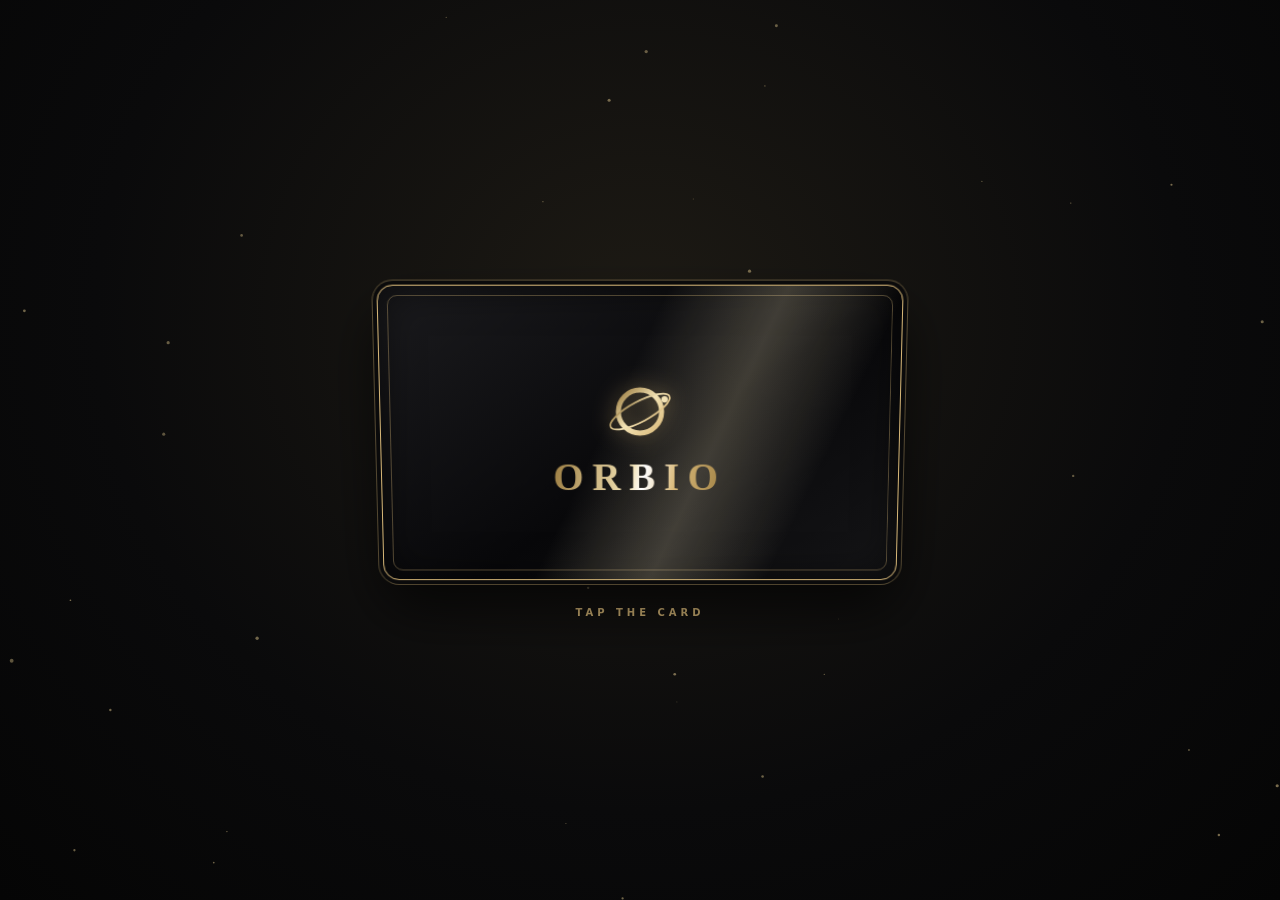
<file: assets/card/index.html>
<!DOCTYPE html>
<html lang="en-GB"><head><meta charset="utf-8">
<meta name="viewport" content="width=device-width, initial-scale=1, viewport-fit=cover">
<title>ORBIO LTD — Interactive 3D Business Card</title>
<style>
:root{--gold:#d8b878;--gold2:#f3e3b5;--gold3:#9a7b3f;--ink:#0b0b0c;--panel:#111114;--txt:#e9e4d8;--mut:#a39e92;color-scheme:dark;box-sizing:border-box;padding-top:env(safe-area-inset-top,0px);padding-bottom:env(safe-area-inset-bottom,0px)}
*{box-sizing:border-box;-webkit-tap-highlight-color:transparent}
html,body{margin:0;height:100%;background:radial-gradient(ellipse at 50% 35%,#1d1a14 0%,#0a0a0b 60%,#050505 100%);color:var(--txt);font-family:Georgia,'Times New Roman',serif;overflow:hidden}
canvas#fx{position:fixed;inset:0;width:100%;height:100%;pointer-events:none}
.wrap{position:relative;height:100%;display:flex;flex-direction:column;align-items:center;justify-content:center;gap:18px;padding:12px}
.brandtop{font:600 11px/1 system-ui,sans-serif;letter-spacing:.4em;color:var(--gold3);text-transform:uppercase}
.scene{perspective:1100px;width:min(88vw,520px);aspect-ratio:7/4;touch-action:none;cursor:grab}
.stage{width:100%;height:100%;transform-style:preserve-3d;animation:enter 1.8s cubic-bezier(.2,.8,.2,1) both,float 6s ease-in-out 1.8s infinite}
@keyframes enter{from{opacity:0;transform:translateY(60px) scale(.5) rotateY(-140deg)}to{opacity:1;transform:none}}
@keyframes float{50%{transform:translateY(-10px)}}
.card{position:relative;width:100%;height:100%;transform-style:preserve-3d;transition:transform .9s cubic-bezier(.3,1.2,.4,1)}
.card.drag{transition:none}
.face{position:absolute;inset:0;border-radius:16px;backface-visibility:hidden;-webkit-backface-visibility:hidden;transform-style:preserve-3d;overflow:visible;
background:linear-gradient(145deg,#1b1b1e,#08080a 55%,#151517);border:1.5px solid var(--gold);box-shadow:0 0 0 4px #0a0a0b,0 0 0 5px rgba(216,184,120,.35),0 30px 60px rgba(0,0,0,.7),inset 0 0 40px rgba(0,0,0,.6)}
.face::before{content:"";position:absolute;inset:9px;border:1px solid rgba(216,184,120,.35);border-radius:10px;pointer-events:none}
.face::after{content:"";position:absolute;inset:0;border-radius:16px;pointer-events:none;background:linear-gradient(115deg,transparent calc(var(--g,50%) - 18%),rgba(255,240,200,.22) var(--g,50%),transparent calc(var(--g,50%) + 18%))}
.back{transform:rotateY(180deg);background:repeating-radial-gradient(circle at 90% 12%,transparent 0 10px,rgba(216,184,120,.07) 10px 11px),linear-gradient(145deg,#1b1b1e,#08080a 55%,#151517)}
.gt{background:linear-gradient(100deg,var(--gold3),var(--gold2) 45%,#fff 52%,var(--gold) 70%,var(--gold3));-webkit-background-clip:text;background-clip:text;color:transparent}
.front{display:flex;flex-direction:column;align-items:center;justify-content:center;text-align:center;padding:16px}
.logo{width:clamp(44px,12vw,70px);transform:translateZ(30px);filter:drop-shadow(0 0 10px rgba(216,184,120,.5));animation:glow 4s ease-in-out infinite}
@keyframes glow{50%{filter:drop-shadow(0 0 20px rgba(243,227,181,.9))}}
.name{font-size:clamp(22px,6.4vw,38px);letter-spacing:.22em;margin:6px 0 2px;transform:translateZ(36px);font-weight:700}
.sub{font:500 clamp(8px,2.2vw,11px)/1 system-ui,sans-serif;letter-spacing:.36em;text-transform:uppercase;color:#cfcfd4;transform:translateZ(24px)}
.tag{font-style:italic;font-size:clamp(11px,3vw,15px);margin-top:10px;color:var(--gold);transform:translateZ(20px)}
.welcome{font:clamp(8px,2.1vw,10.5px)/1.5 system-ui,sans-serif;color:var(--mut);max-width:80%;margin-top:6px;transform:translateZ(14px)}
.hint{position:absolute;bottom:14px;left:0;right:0;text-align:center;font:600 9px system-ui,sans-serif;letter-spacing:.3em;color:var(--gold3);text-transform:uppercase;animation:pulse 2.4s infinite}
@keyframes pulse{50%{opacity:.35}}
.back{padding:clamp(12px,3.6vw,22px);display:flex;flex-direction:column;justify-content:center;gap:clamp(4px,1.3vw,8px)}
.bk-h{font-size:clamp(11px,3vw,15px);letter-spacing:.3em;font-weight:700;margin:0 0 2px;transform:translateZ(20px)}
.ct{display:flex;align-items:center;gap:8px;color:var(--txt);text-decoration:none;font:clamp(9.5px,2.6vw,13px)/1.2 system-ui,sans-serif;padding:3px 6px;border-radius:8px;border:1px solid transparent;transition:.25s;opacity:0;animation:emerge .8s ease forwards;animation-delay:calc(var(--i)*.12s + 1.2s);transform:translateZ(var(--z,26px))}
@keyframes emerge{from{opacity:0;transform:translateZ(0) translateX(-14px)}to{opacity:1;transform:translateZ(var(--z,26px))}}
.ct:hover,.ct:focus-visible{border-color:var(--gold);background:rgba(216,184,120,.1);color:var(--gold2);outline:none}
.ct i{font-style:normal;color:var(--gold);width:1.3em;text-align:center}
.wa{--z:46px;background:linear-gradient(135deg,#1fa855,#128c4a);color:#fff;font-weight:700;padding:7px 10px;border-radius:999px;box-shadow:0 0 0 0 rgba(37,211,102,.6);animation:emerge .8s ease forwards,ring 2.2s infinite;animation-delay:1.2s,2.2s;justify-content:center;letter-spacing:.04em}
.wa:hover{background:linear-gradient(135deg,#25d366,#16a34a);color:#fff;border-color:#bff5d3}
@keyframes ring{70%{box-shadow:0 0 0 12px rgba(37,211,102,0)}100%{box-shadow:0 0 0 0 rgba(37,211,102,0)}}
.veins{position:absolute;inset:0;width:100%;height:100%;border-radius:16px;overflow:hidden;pointer-events:none}.veins path{fill:none;stroke-linecap:round}.veins .b{stroke-width:1;opacity:.32}.veins .e{stroke-width:1.8;stroke-dasharray:46 354;filter:drop-shadow(0 0 4px #ff9a3c);animation:lava 8s linear infinite;animation-delay:calc(var(--d)*-1s)}@keyframes lava{to{stroke-dashoffset:-400}}a.name{display:block;text-decoration:none;cursor:pointer;transition:.3s}a.name:hover{filter:drop-shadow(0 0 14px rgba(243,227,181,.8))}
.ctrl,.nav{display:flex;gap:8px;flex-wrap:wrap;justify-content:center;max-width:620px}
.wrap{display:flex;flex-direction:row;align-items:stretch;justify-content:flex-start;overflow-y:auto;gap:0}
.col{margin:auto;display:flex;flex-direction:column;align-items:center;gap:14px;width:100%}
.scene{transition:width .9s cubic-bezier(.3,1,.3,1)}
body.open .scene{width:min(72vw,400px)}
.hud{max-height:0;overflow:hidden;display:flex;flex-direction:column;align-items:center;gap:10px;width:100%;max-width:620px;transition:max-height 1.2s ease}
body.open .hud{max-height:1000px;overflow:visible}
.it{opacity:0;transform:translateY(34px) scale(.96);filter:blur(4px)}
body.open .it{animation:fin .8s cubic-bezier(.2,.9,.2,1) forwards;animation-delay:calc(var(--k)*.12s + .35s)}
@keyframes fin{to{opacity:1;transform:none;filter:none}}
.wl{margin:0;text-align:center;font:12.5px/1.55 system-ui,sans-serif;color:var(--mut);max-width:440px}
.wl b{display:block;font:italic 16px Georgia,serif;margin-bottom:4px}
.row{display:flex;flex-wrap:wrap;gap:8px;justify-content:center}
.cc{text-transform:none;letter-spacing:.04em;font-size:12px;text-align:center}
.wa2{background:linear-gradient(135deg,#1fa855,#128c4a);color:#fff;border-color:#7be0a5;font-size:12.5px;padding:13px 22px;letter-spacing:.05em;text-transform:none}
body.open .wa2{animation:fin .8s cubic-bezier(.2,.9,.2,1) forwards,ring 2.2s infinite;animation-delay:1.1s,2.4s}
.gl{width:1px;height:20px;background:linear-gradient(var(--gold),transparent)}
.tap{font:600 10px system-ui,sans-serif;letter-spacing:.4em;text-transform:uppercase;color:var(--gold);animation:pulse 2.4s infinite;cursor:pointer;padding:10px}
body.open .tap,body.intro .ctrl{display:none}
body.intro a.name{pointer-events:none}.btn.wa2{background:linear-gradient(135deg,#1fa855,#128c4a);color:#fff;border-color:#7be0a5;font-size:12.5px;padding:13px 22px;letter-spacing:.05em;text-transform:none}.btn.wa2:hover{background:linear-gradient(135deg,#25d366,#16a34a)}.btn.cc{text-transform:none;letter-spacing:.04em;font-size:12px;text-align:center}.back{align-items:center}

:root{--u:3.4px}
body.open .scene{margin:-26px 0}
.it{transform:translateY(calc((14 - var(--k))*16px + 30px)) scale(.7)}
.ctrl.it{transform:translateY(-50px) scale(.7)}
.rays{position:absolute;left:50%;top:50%;width:0;height:0;z-index:3;pointer-events:none}
.rays i{position:absolute;left:-1.5px;bottom:0;width:3px;height:min(62vh,420px);transform-origin:50% 100%;transform:rotate(calc(var(--a)*1deg)) scaleY(0);background:linear-gradient(to top,rgba(255,226,150,.95),rgba(216,184,120,.35) 55%,transparent);filter:drop-shadow(0 0 6px #e8cf92);opacity:0;mix-blend-mode:screen}
.rays::before{content:"";position:absolute;left:-60px;top:-60px;width:120px;height:120px;border-radius:50%;background:radial-gradient(circle,rgba(255,226,150,.8),transparent 65%);opacity:0}
body.open .rays i{animation:beam 3.2s ease-out forwards;animation-delay:calc(var(--n)*.04s)}
body.open .rays::before{animation:glw 3.2s ease-out forwards}
@keyframes beam{0%{opacity:0;transform:rotate(calc(var(--a)*1deg)) scaleY(0)}14%{opacity:1;transform:rotate(calc(var(--a)*1deg)) scaleY(1)}70%{opacity:.6}100%{opacity:0;transform:rotate(calc(var(--a)*1deg)) scaleY(1.04)}}
@keyframes glw{20%{opacity:1;transform:scale(1.2)}100%{opacity:0;transform:scale(2)}}
.back{padding:calc(var(--u)*5) calc(var(--u)*6);gap:calc(var(--u)*1.2)}
.back .bk-h{font-size:calc(var(--u)*3.2);margin:0 0 calc(var(--u)*.4)}
.back .ct{--z:14px;font-size:calc(var(--u)*2.7);line-height:1.15;padding:calc(var(--u)*.8) calc(var(--u)*1.6);gap:calc(var(--u)*2);white-space:nowrap}
.back .wa{--z:24px;font-size:calc(var(--u)*3.1);padding:calc(var(--u)*1.7) calc(var(--u)*2.4)}


button,.btn{font:600 10.5px system-ui,sans-serif;letter-spacing:.16em;text-transform:uppercase;color:var(--gold2);background:linear-gradient(#17171a,#0d0d0f);border:1px solid rgba(216,184,120,.55);padding:10px 14px;border-radius:999px;cursor:pointer;text-decoration:none;transition:.25s;position:relative;overflow:hidden}
button:hover,.btn:hover,button:focus-visible,.btn:focus-visible{border-color:var(--gold2);color:#fff;box-shadow:0 0 18px rgba(216,184,120,.35);transform:translateY(-2px);outline:none}
.nav button.prime,.btn.prime{background:linear-gradient(135deg,var(--gold3),var(--gold) 50%,var(--gold2));color:#1a1408;border-color:var(--gold2)}
.snd{position:fixed;top:calc(env(safe-area-inset-top,0px) + 10px);right:12px;padding:7px 10px;font-size:9px}
.ov{position:fixed;inset:0;display:none;align-items:center;justify-content:center;padding:14px;background:rgba(3,3,4,.72);backdrop-filter:blur(8px);-webkit-backdrop-filter:blur(8px);z-index:10}
.ov.on{display:flex;animation:fade .4s}
@keyframes fade{from{opacity:0}}
.pn{position:relative;width:min(94vw,560px);max-height:86vh;overflow:auto;background:linear-gradient(160deg,#17171b,#0b0b0d);border:1px solid var(--gold);border-radius:18px;padding:26px 22px 22px;box-shadow:0 0 60px rgba(216,184,120,.18);animation:rise .6s cubic-bezier(.2,.9,.2,1)}
@keyframes rise{from{opacity:0;transform:translateY(40px) scale(.94) rotateX(12deg)}}
.pn h2{margin:0 0 4px;font-size:22px;letter-spacing:.14em;text-transform:uppercase}
.pn .k{font:600 9px system-ui,sans-serif;letter-spacing:.35em;color:var(--gold3);text-transform:uppercase;margin-bottom:12px}
.pn p,.pn li{font:14px/1.65 system-ui,sans-serif;color:#cfcac0}
.x{position:absolute;top:10px;right:10px;width:34px;height:34px;padding:0;border-radius:50%;font-size:15px;letter-spacing:0}
.grid{display:grid;grid-template-columns:1fr 1fr;gap:10px;margin:12px 0}
.tile{border:1px solid rgba(216,184,120,.35);border-radius:12px;padding:12px;background:rgba(216,184,120,.04);transition:.3s;animation:rise .6s both;animation-delay:calc(var(--i)*.09s)}
.tile:hover{border-color:var(--gold);transform:translateY(-3px);background:rgba(216,184,120,.1)}
.tile b{display:block;color:var(--gold2);font:600 13px system-ui,sans-serif;margin-bottom:4px}
.tile span{font:12px/1.5 system-ui,sans-serif;color:var(--mut)}
.note{font:italic 11.5px/1.5 system-ui,sans-serif;color:var(--mut);margin-top:10px}
.steps{position:relative;margin:14px 0 4px;padding-left:54px}
.steps::before{content:"";position:absolute;left:19px;top:10px;bottom:10px;width:2px;background:linear-gradient(var(--gold),transparent);transform-origin:top;animation:grow 1.6s ease both}
@keyframes grow{from{transform:scaleY(0)}}
.st{position:relative;margin-bottom:18px;animation:rise .7s both;animation-delay:calc(var(--i)*.35s)}
.st em{position:absolute;left:-54px;top:-2px;width:40px;height:40px;border-radius:50%;border:1.5px solid var(--gold);display:grid;place-items:center;font:700 16px Georgia,serif;color:var(--gold2);background:#0b0b0d;font-style:normal;box-shadow:0 0 16px rgba(216,184,120,.35)}
.st b{display:block;font:600 14px system-ui,sans-serif;color:var(--gold2)}
.cl{display:flex;flex-direction:column;gap:9px;margin-top:12px}
.cl .btn{text-align:left;letter-spacing:.06em;text-transform:none;font-size:13px;padding:12px 16px;border-radius:12px}
.cl .btn small{display:block;color:var(--mut);font-size:10px;letter-spacing:.2em;text-transform:uppercase;margin-bottom:2px}
.cl .wab{background:linear-gradient(135deg,#1fa855,#128c4a);color:#fff;border-color:#7be0a5}
.cl .wab small{color:#d8ffe6}
.ed{outline:1px dashed var(--gold3);border-radius:4px;padding:0 3px}
@media(max-width:420px){.grid{grid-template-columns:1fr}.nav button{padding:9px 11px;font-size:9.5px}}
@media(prefers-reduced-motion:reduce){*{animation-duration:.01s!important;animation-delay:0s!important}}
</style></head><body class="intro">
<canvas id="fx"></canvas>
<div class="wrap"><div class="col">

<div class="hud" id="hud">
<p class="wl it" style="--k:0"><b class="gt">Reliable Services. Trusted Partnerships.</b>A UK-registered B2B IT and Business Services provider, delivering tailored solutions to businesses.</p>
<div class="nav"><button class="it" style="--k:1" data-p="about">About</button><button class="it" style="--k:2" data-p="services">Services</button><button class="it" style="--k:3" data-p="why">Why Choose Us</button><button class="it" style="--k:4" data-p="how">How It Works</button><button class="it" style="--k:5" data-p="contact">Contact</button></div>
<a class="btn wa2 it" style="--k:6" href="https://wa.me/447843862112" target="_blank" rel="noopener">💬 WhatsApp · +44 7843 862112</a>
<div class="row"><a class="btn cc it" style="--k:7" href="tel:+442080580504">☎ 020 8058 0504</a><a class="btn cc it" style="--k:8" href="mailto:info@orbioltd.co.uk?subject=Enquiry%20-%20ORBIO%20LTD">✉ info@orbioltd.co.uk</a><a class="btn cc it" style="--k:9" href="mailto:support@orbioltd.co.uk?subject=Support%20Request%20-%20ORBIO%20LTD">✉ support@orbioltd.co.uk</a></div>
<div class="btn cc it" style="--k:10;pointer-events:none">⌖ 2 Frederick Street, Kings Cross, London WC1X 0ND</div>
<a class="btn prime it" style="--k:11" href="https://www.orbioltd.co.uk/" target="_blank" rel="noopener">Visit Our Website</a>
<div class="gl it" style="--k:12"></div>
</div>
<div class="scene" id="scene"><div class="rays" aria-hidden="true"><i style="--a:-62;--n:0"></i><i style="--a:-46;--n:1"></i><i style="--a:-31;--n:2"></i><i style="--a:-15;--n:3"></i><i style="--a:0;--n:4"></i><i style="--a:15;--n:5"></i><i style="--a:31;--n:6"></i><i style="--a:46;--n:7"></i><i style="--a:62;--n:8"></i></div><div class="stage"><div class="card" id="card">
<div class="face front">
<svg class="logo" viewBox="0 0 100 100" aria-hidden="true"><defs><linearGradient id="g" x1="0" y1="0" x2="1" y2="1"><stop offset="0" stop-color="#9a7b3f"/><stop offset=".5" stop-color="#f3e3b5"/><stop offset="1" stop-color="#d8b878"/></linearGradient></defs><circle cx="50" cy="50" r="30" fill="none" stroke="url(#g)" stroke-width="7"/><ellipse cx="50" cy="50" rx="46" ry="14" fill="none" stroke="url(#g)" stroke-width="2.5" transform="rotate(-28 50 50)"/><circle cx="84" cy="33" r="4.5" fill="#f3e3b5"/></svg>
<a class="name gt" href="https://www.orbioltd.co.uk/" target="_blank" rel="noopener">ORBIO</a>




</div>
<div class="face back"><svg class="logo" viewBox="0 0 100 100" aria-hidden="true"><defs><linearGradient id="g2" x1="0" y1="0" x2="1" y2="1"><stop offset="0" stop-color="#9a7b3f"/><stop offset=".5" stop-color="#f3e3b5"/><stop offset="1" stop-color="#d8b878"/></linearGradient></defs><circle cx="50" cy="50" r="30" fill="none" stroke="url(#g2)" stroke-width="7"/><ellipse cx="50" cy="50" rx="46" ry="14" fill="none" stroke="url(#g2)" stroke-width="2.5" transform="rotate(-28 50 50)"/><circle cx="84" cy="33" r="4.5" fill="#f3e3b5"/></svg>
</div>
</div></div></div>
<div class="tap" id="tap">Tap the Card</div>


</div></div>
<div class="ov" id="ov"><div class="pn" id="pn" role="dialog" aria-modal="true"><button class="x" id="close" aria-label="Close">✕</button><div id="pc"></div></div></div>
<script>
(function(){
var $=function(s){return document.querySelector(s)},card=$('#card'),scene=$('#scene');
var BASE=-6,rx=-6,ry=0,drag=false,sx,sy,moved=0,sound=true,AC=null;
function ctx(){if(!sound)return null;try{AC=AC||new (window.AudioContext||window.webkitAudioContext)();if(AC.state==='suspended')AC.resume();return AC}catch(e){return null}}
function tone(f,t0,dur,vol,type,f2){var c=ctx();if(!c)return;var t=c.currentTime+t0,o=c.createOscillator(),g=c.createGain();o.type=type||'sine';o.frequency.setValueAtTime(f,t);if(f2)o.frequency.exponentialRampToValueAtTime(f2,t+dur);g.gain.setValueAtTime(.0001,t);g.gain.exponentialRampToValueAtTime(vol||.05,t+.01);g.gain.exponentialRampToValueAtTime(.0001,t+dur);o.connect(g);g.connect(c.destination);o.start(t);o.stop(t+dur+.05)}
function bell(f,t0){tone(f,t0,1.1,.045);tone(f*2,t0,.7,.015);tone(f*3.01,t0,.4,.006)}
var NB=null,lastS=0;
function noise(t0,dur,f1,f2,vol,q){var c=ctx();if(!c)return;if(!NB){NB=c.createBuffer(1,c.sampleRate,c.sampleRate);var d=NB.getChannelData(0);for(var i=0;i<d.length;i++)d[i]=Math.random()*2-1}var t=c.currentTime+t0,s=c.createBufferSource(),b=c.createBiquadFilter(),g=c.createGain();s.buffer=NB;s.loop=true;b.type='bandpass';b.Q.value=q||1.2;b.frequency.setValueAtTime(f1,t);b.frequency.exponentialRampToValueAtTime(f2,t+dur);g.gain.setValueAtTime(.0001,t);g.gain.exponentialRampToValueAtTime(vol,t+dur*.35);g.gain.exponentialRampToValueAtTime(.0001,t+dur);s.connect(b);b.connect(g);g.connect(c.destination);s.start(t);s.stop(t+dur+.05)}
function sfTick(){tone(1400,0,.05,.03,'triangle',900)}
function sfFlip(){noise(0,.5,350,2600,.22);tone(150,.42,.14,.08,'sine',70)}
function sfReset(){noise(0,.45,2400,300,.18);tone(150,.38,.12,.06,'sine',70)}
function sfSettle(){tone(140,0,.12,.06,'sine',70)}
function swish(v){var n=Date.now();if(n-lastS<110||v<4)return;lastS=n;noise(0,.16,500+v*30,1500+v*40,Math.min(.14,.03+v*.004),1)}
function sfOpen(){tone(520,0,.12,.04);tone(780,.08,.18,.04)}
function sfClose(){tone(780,0,.1,.035);tone(520,.07,.16,.035)}
function sfWA(){tone(700,0,.09,.06,'sine',1100);tone(900,.11,.12,.06,'sine',1400)}
function sfRing(){[0,.25].forEach(function(t){tone(440,t,.18,.04);tone(480,t,.18,.04)})}
function sfMail(){noise(0,.3,600,3000,.12);bell(988,.22)}
function sfPing(){bell(740,0)}
function sfWeb(){bell(523,0);bell(659,.12);bell(784,.24)}
function chime(f,d){var c=ctx();if(!c)return;try{var t=c.currentTime+(d||0),m=c.createGain();m.gain.setValueAtTime(.0001,t);m.gain.exponentialRampToValueAtTime(.06,t+.02);m.gain.exponentialRampToValueAtTime(.0001,t+1.3);m.connect(c.destination);[[1,1],[2,.35],[3.01,.12]].forEach(function(p){var o=c.createOscillator(),g=c.createGain();o.type='sine';o.frequency.value=(f||660)*p[0];g.gain.value=p[1];o.connect(g);g.connect(m);o.start(t);o.stop(t+1.4)})}catch(e){}}
function beep(f){var m={700:sfFlip,520:sfReset,480:sfSettle};if(m[f]){m[f]();return}chime(f)}
function apply(){card.style.transform='rotateX('+rx+'deg) rotateY('+ry+'deg)';var m=((ry%360)+360)%360;card.style.setProperty('--g',(50+Math.sin(ry*Math.PI/180)*60)+'%');card.querySelectorAll('.face').forEach(function(f){f.style.setProperty('--g',(50+Math.sin((ry+(f.classList.contains('back')?180:0))*Math.PI/180)*70-rx*2)+'%')})}
function snap(){ry=Math.round(ry/180)*180;rx=BASE;apply()}
scene.addEventListener('pointerdown',function(e){drag=true;moved=0;sx=e.clientX;sy=e.clientY;card.classList.add('drag')});
window.addEventListener('pointermove',function(e){if(!drag)return;var dx=e.clientX-sx,dy=e.clientY-sy;sx=e.clientX;sy=e.clientY;moved+=Math.abs(dx)+Math.abs(dy);swish(Math.abs(dx)+Math.abs(dy));ry+=dx*.55;rx=Math.max(BASE-28,Math.min(BASE+28,rx-dy*.35));apply()});
window.addEventListener('pointerup',function(){if(!drag)return;drag=false;card.classList.remove('drag');snap();if(moved>6)beep(480)});
scene.addEventListener('click',function(e){if(moved>6){e.preventDefault();e.stopPropagation();moved=0}},true);
apply();
var P={};
P.about=['About','ORBIO LTD','<p>ORBIO LTD is a UK-registered B2B IT and Business Services provider, delivering tailored solutions to businesses across various sectors.</p><div class="grid"><div class="tile" style="--i:0"><b>UK Registered</b><span>A UK-registered company.</span></div><div class="tile" style="--i:1"><b>ICO Registered</b><span>Registered with the ICO.</span></div><div class="tile" style="--i:2"><b>GDPR Compliant</b><span>GDPR-compliant data services.</span></div><div class="tile" style="--i:3"><b>B2B Business Support</b><span>Support provided to businesses.</span></div></div><p>We work closely with our clients to provide reliable services that meet their business needs. With a focus on quality, integrity and customer satisfaction, we build trusted relationships and deliver value through professional service and long-term partnerships.</p>'];
P.services=['Explore','Our Services','<p>ORBIO LTD provides B2B IT and Business Services, tailored to the needs of each client.</p><div class="grid"><div class="tile" style="--i:0"><b>B2B IT Services</b><span>IT services for businesses.</span></div><div class="tile" style="--i:1"><b>B2B Business Support</b><span>Professional support for your operations.</span></div><div class="tile" style="--i:2"><b>Tailored Solutions</b><span>Built around your business needs.</span></div><div class="tile" style="--i:3"><b>Data Services</b><span>GDPR-compliant data services.</span></div></div><p class="note">Contact us to discuss the exact services your business needs.</p>'];
P.why=['Why','Why Choose ORBIO LTD','<div class="grid"><div class="tile" style="--i:0"><b>Save Time</b><span>Hand off routine work and reclaim your day.</span></div><div class="tile" style="--i:1"><b>Productivity</b><span>Stay focused on what grows your business.</span></div><div class="tile" style="--i:2"><b>Operational Support</b><span>Dependable help with day-to-day operations.</span></div><div class="tile" style="--i:3"><b>Reliable Support</b><span>A professional, business-focused service.</span></div></div><p>Quality, integrity and customer satisfaction guide everything we do.</p>'];
P.how=['Process','How It Works','<div class="steps"><div class="st" style="--i:1"><em>1</em><b>Discuss your business requirements</b><p>Tell us about your business and what you need.</p></div><div class="st" style="--i:2"><em>2</em><b>Agree the right solution</b><p>We tailor our support to your needs.</p></div><div class="st" style="--i:3"><em>3</em><b>Start working together</b><p>Manage your business tasks more efficiently.</p></div></div>'];
P.contact=['Contact','Let’s Work Together','<p>Reach the ORBIO LTD team directly:</p><div class="cl"><a class="btn wab" href="https://wa.me/447843862112" target="_blank" rel="noopener"><small>WhatsApp</small>+44 7843 862112</a><a class="btn" href="tel:+442080580504"><small>Telephone</small>020 8058 0504</a><a class="btn" href="mailto:info@orbioltd.co.uk?subject=Enquiry%20-%20ORBIO%20LTD"><small>Official Email</small>info@orbioltd.co.uk</a><a class="btn" href="mailto:support@orbioltd.co.uk?subject=Support%20Request%20-%20ORBIO%20LTD"><small>Support Email</small>support@orbioltd.co.uk</a><div class="btn" style="pointer-events:none"><small>Address</small>2 Frederick Street, Kings Cross, London, WC1X 0ND</div><a class="btn prime" href="https://www.orbioltd.co.uk/" target="_blank" rel="noopener"><small style="color:#3a2d10">Official Website</small>www.orbioltd.co.uk</a></div>'];
function openHud(){document.body.classList.remove('intro');document.body.classList.add('open');BASE=62;rx=62;card.classList.remove('drag');apply();sfFlip();chime(660,.3)}
scene.addEventListener('click',function(){if(document.body.classList.contains('intro')&&moved<=6)openHud()});$('#tap').onclick=openHud;
var ro=function(){document.documentElement.style.setProperty('--u',scene.offsetWidth/100+'px')};ro();if(window.ResizeObserver)new ResizeObserver(ro).observe(scene);addEventListener('resize',ro);
var ov=$('#ov');
function open(k){var d=P[k];$('#pc').innerHTML='<div class="k">'+d[0]+'</div><h2 class="gt">'+d[1]+'</h2>'+d[2];ov.classList.add('on');$('#pn').scrollTop=0;beep(660)}
function close(){ov.classList.remove('on');beep(420)}
document.querySelectorAll('.nav button').forEach(function(b){b.onclick=function(){open(b.dataset.p)}});
$('#close').onclick=close;ov.addEventListener('click',function(e){if(e.target===ov)close()});
document.addEventListener('keydown',function(e){if(e.key==='Escape')close()});
function veins(n,o){var d='M-20 330C120 250 220 380 360 300S600 230 720 290|M-20 260C140 180 240 310 380 230S600 160 720 220|M-20 360C100 300 260 400 400 340S620 290 720 340|M-20 150C120 90 260 190 400 120S600 70 720 130|M-20 90C150 40 280 120 420 60S620 20 720 60'.split('|');var s='<svg class="veins" viewBox="0 0 700 400" preserveAspectRatio="none" style="opacity:'+o+'"><defs><linearGradient id="vg'+n+'"><stop offset="0" stop-color="#9a7b3f"/><stop offset=".5" stop-color="#ffd98a"/><stop offset="1" stop-color="#ff9a3c"/></linearGradient></defs>';d.forEach(function(p,i){s+='<path class="b" d="'+p+'" stroke="url(#vg'+n+')"/><path class="e" pathLength="400" style="--d:'+i*1.6+'" d="'+p+'" stroke="url(#vg'+n+')"/>'});return s+'</svg>'}
$('.back').insertAdjacentHTML('afterbegin',veins(1,1));
document.addEventListener('click',function(e){var a=e.target.closest&&e.target.closest('a');if(!a||moved>6)return;var h=a.href||'';if(h.indexOf('wa.me')>-1)chime(784);else if(h.indexOf('tel:')==0)chime(698);else if(h.indexOf('mailto:')==0)chime(h.indexOf('support@')>-1?494:588);else if(h.indexOf('google.com/maps')>-1)chime(740);else if(h.indexOf('www.orbioltd')>-1)chime(880);else chime(660)},true);
var c=$('#fx'),x=c.getContext('2d'),W,H,ps=[];
function rs(){W=c.width=innerWidth;H=c.height=innerHeight}rs();addEventListener('resize',rs);
for(var i=0;i<42;i++)ps.push({x:Math.random(),y:Math.random(),r:Math.random()*1.6+.4,s:Math.random()*.0003+.0001,a:Math.random()});
(function f(){x.clearRect(0,0,W,H);ps.forEach(function(p){p.y-=p.s;p.a+=.02;if(p.y<0)p.y=1;x.globalAlpha=.25+.25*Math.sin(p.a);x.fillStyle='#e8cf92';x.beginPath();x.arc(p.x*W,p.y*H,p.r,0,6.3);x.fill()});requestAnimationFrame(f)})();
})();
</script><script>
/* when shown inside the Orbio Desk pop-up, ask the parent page to open links (WhatsApp, website) in a new tab */
document.addEventListener('click',function(e){var a=e.target.closest&&e.target.closest('a[href]');if(!a)return;var u=a.href;if(/^https:\/\//.test(u)&&window.parent!==window){e.preventDefault();window.parent.postMessage({orbioOpen:u},'*')}},true);
</script>
</body></html>
</file>
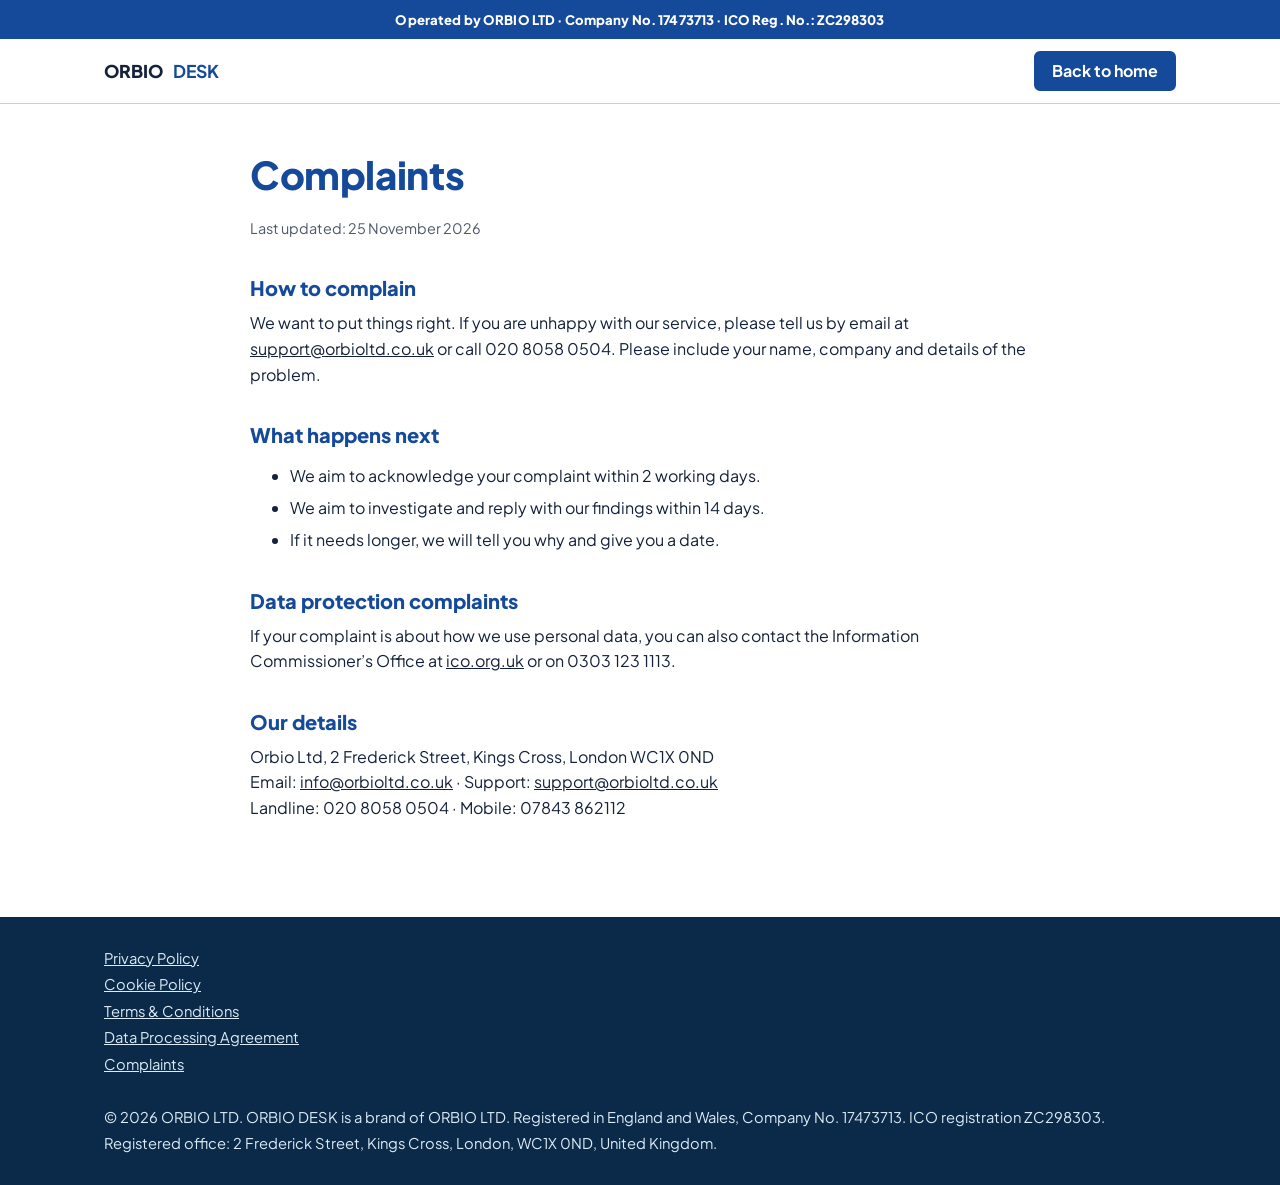
<file: complaints.html>
<!DOCTYPE html>
<html lang="en-GB"><head><meta charset="utf-8"><meta name="viewport" content="width=device-width, initial-scale=1">
<title>Complaints | Orbio Desk</title><meta name="description" content="Complaints for Orbio Desk, a brand of Orbio Ltd.">
<link rel="icon" href="assets/img/favicon.svg" type="image/svg+xml">
<link href="https://fonts.googleapis.com/css2?family=Plus+Jakarta+Sans:wght@400;500;700;800&display=swap" rel="stylesheet">
<link rel="stylesheet" href="assets/css/style.css"></head>
<body style="padding-bottom:0">
<div class="top">Operated by ORBIO LTD · Company No. 17473713 · ICO Reg. No.: ZC298303</div>
<header class="dh"><div class="wrap"><a class="logo" href="index.html">ORBIO <b>DESK</b></a><a class="btn p" href="index.html">Back to home</a></div></header>
<main class="doc"><h1>Complaints</h1><p class="meta">Last updated: 25 November 2026</p>
<h2>How to complain</h2><p>We want to put things right. If you are unhappy with our service, please tell us by email at <a href="mailto:support@orbioltd.co.uk">support@orbioltd.co.uk</a> or call 020 8058 0504. Please include your name, company and details of the problem.</p>
<h2>What happens next</h2><ul><li>We aim to acknowledge your complaint within 2 working days.</li><li>We aim to investigate and reply with our findings within 14 days.</li><li>If it needs longer, we will tell you why and give you a date.</li></ul>
<h2>Data protection complaints</h2><p>If your complaint is about how we use personal data, you can also contact the Information Commissioner’s Office at <a href="https://ico.org.uk" target="_blank" rel="noopener">ico.org.uk</a> or on 0303 123 1113.</p>
<h2>Our details</h2><p>Orbio Ltd, 2 Frederick Street, Kings Cross, London WC1X 0ND<br>Email: <a href="mailto:info@orbioltd.co.uk">info@orbioltd.co.uk</a> · Support: <a href="mailto:support@orbioltd.co.uk">support@orbioltd.co.uk</a><br>Landline: 020 8058 0504 · Mobile: 07843 862112</p></main>
<footer class="df"><div class="wrap"><a href="privacy.html">Privacy Policy</a><a href="cookies.html">Cookie Policy</a><a href="terms.html">Terms &amp; Conditions</a><a href="dpa.html">Data Processing Agreement</a><a href="complaints.html">Complaints</a><br>© 2026 ORBIO LTD. ORBIO DESK is a brand of ORBIO LTD. Registered in England and Wales, Company No. 17473713. ICO registration ZC298303. Registered office: 2 Frederick Street, Kings Cross, London, WC1X 0ND, United Kingdom.</div></footer>
</body></html>
</file>
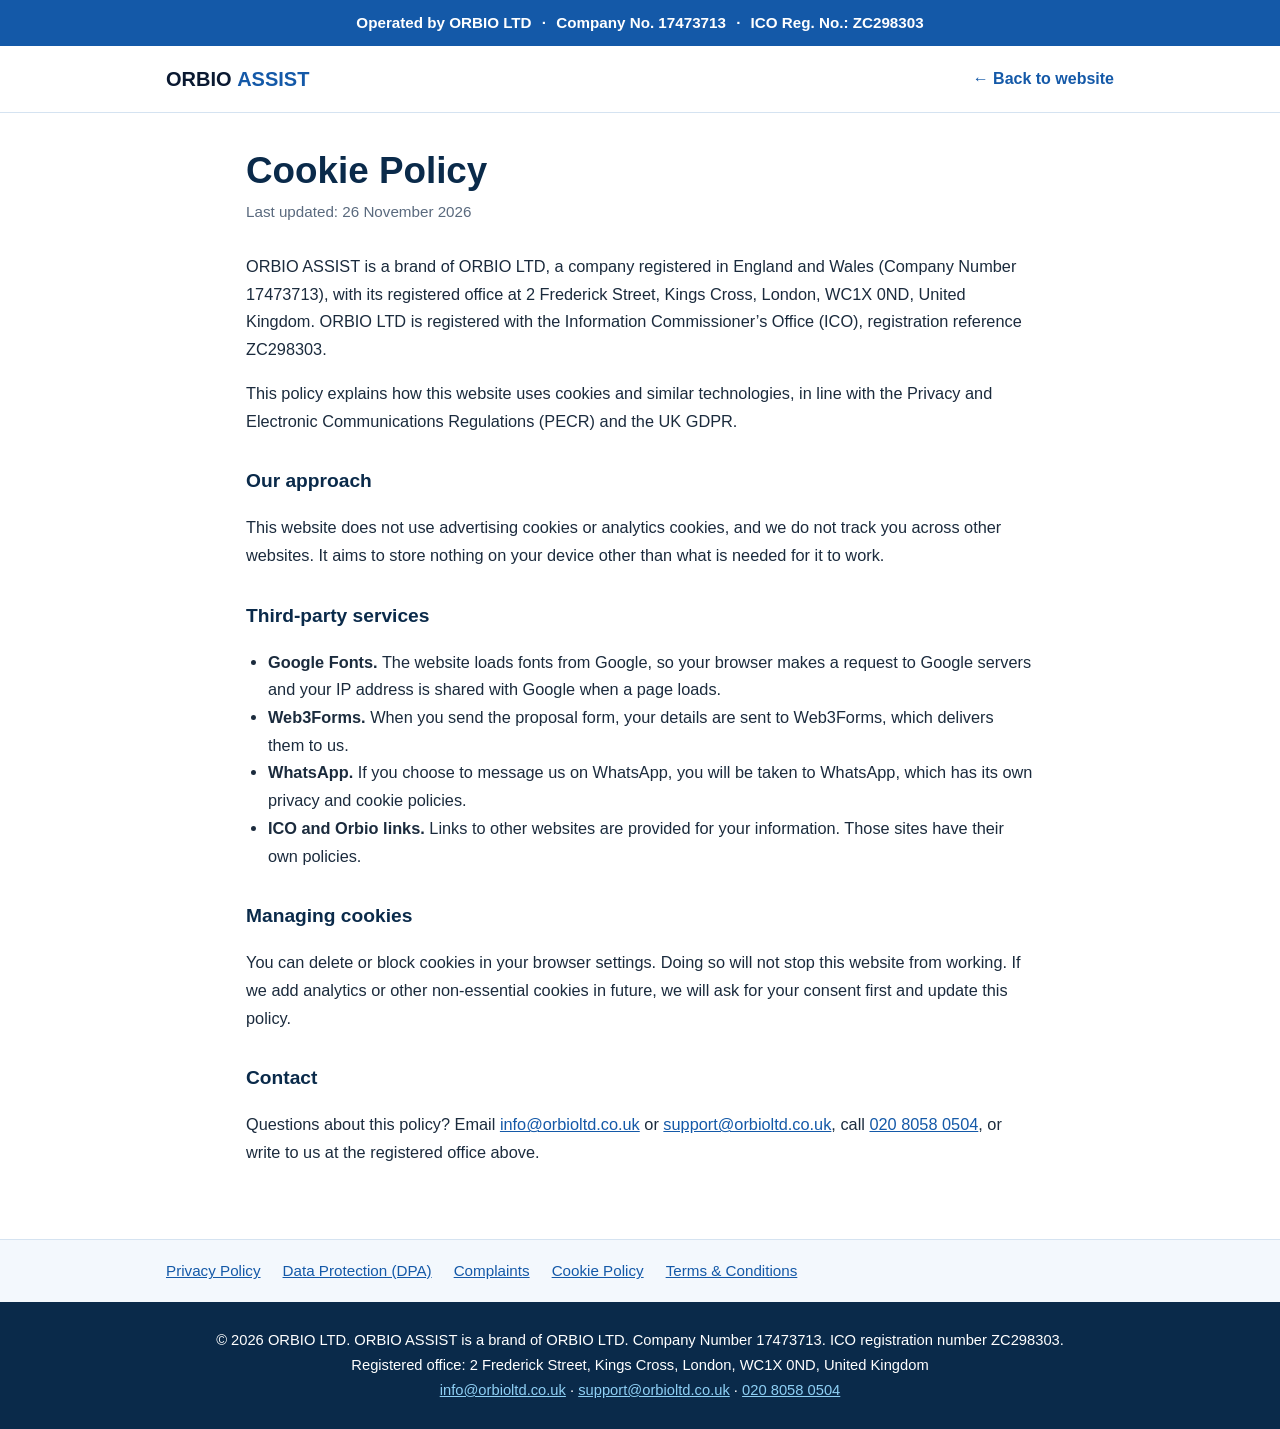
<file: cookie-policy.html>
<!doctype html>
<html lang="en-GB">
<head>
<meta charset="utf-8">
<meta name="viewport" content="width=device-width,initial-scale=1">
<title>Cookie Policy | ORBIO ASSIST</title>
<meta name="description" content="Cookie Policy for ORBIO ASSIST, a brand of ORBIO LTD.">
<meta name="robots" content="index,follow">
<link rel="icon" type="image/svg+xml" href="favicon.svg">
<style>*{box-sizing:border-box}html{-webkit-text-size-adjust:100%}body{margin:0;font-family:Arial,Helvetica,"Segoe UI",sans-serif;background:#fff;color:#1b2b3d;line-height:1.7}
a{color:#1459a8}.top{background:#1459a8;color:#fff;text-align:center;font-weight:700;padding:10px 16px;font-size:.95rem}.top span{margin:0 6px}
header{border-bottom:1px solid #d5e3f1;background:#fff}.bar{max-width:980px;margin:0 auto;padding:16px;display:flex;justify-content:space-between;align-items:center;gap:12px;flex-wrap:wrap}
.logo{font-weight:800;font-size:1.25rem;color:#0a1931;text-decoration:none}.logo b{color:#1459a8}.back{font-weight:700;text-decoration:none}
main{max-width:820px;margin:0 auto;padding:36px 16px 56px}h1{font-size:clamp(1.7rem,4vw,2.3rem);line-height:1.2;color:#0a2a4a;margin:0 0 6px}
.upd{color:#5a6a7e;margin:0 0 28px;font-size:.95rem}h2{font-size:1.2rem;color:#0a2a4a;margin:30px 0 8px}p,li{font-size:1.02rem}ul{padding-left:22px}
.box{background:#eaf4fc;border:1px solid #c5dff0;border-radius:10px;padding:16px 18px;margin:20px 0}
nav.legal{background:#f3f8fd;border-top:1px solid #d5e3f1}nav.legal div{max-width:980px;margin:0 auto;padding:18px 16px;display:flex;flex-wrap:wrap;gap:8px 22px;font-size:.95rem}
footer{background:#0a2a4a;color:#fff;padding:26px 16px;font-size:.92rem;text-align:center}footer a{color:#8fd0f5}</style>
</head>
<body>
<div class="top"><span>Operated by ORBIO LTD</span> &middot; <span>Company No. 17473713</span> &middot; <span>ICO Reg. No.: ZC298303</span></div>
<header><div class="bar"><a class="logo" href="index.html">ORBIO <b>ASSIST</b></a><a class="back" href="index.html">&larr; Back to website</a></div></header>
<main>
<h1>Cookie Policy</h1>
<p class="upd">Last updated: 26 November 2026</p>
<p>ORBIO ASSIST is a brand of ORBIO LTD, a company registered in England and Wales (Company Number 17473713), with its registered office at 2 Frederick Street, Kings Cross, London, WC1X 0ND, United Kingdom. ORBIO LTD is registered with the Information Commissioner&rsquo;s Office (ICO), registration reference ZC298303.</p><p>This policy explains how this website uses cookies and similar technologies, in line with the Privacy and Electronic Communications Regulations (PECR) and the UK GDPR.</p>
<h2>Our approach</h2><p>This website does not use advertising cookies or analytics cookies, and we do not track you across other websites. It aims to store nothing on your device other than what is needed for it to work.</p><h2>Third-party services</h2><ul><li><b>Google Fonts.</b> The website loads fonts from Google, so your browser makes a request to Google servers and your IP address is shared with Google when a page loads.</li><li><b>Web3Forms.</b> When you send the proposal form, your details are sent to Web3Forms, which delivers them to us.</li><li><b>WhatsApp.</b> If you choose to message us on WhatsApp, you will be taken to WhatsApp, which has its own privacy and cookie policies.</li><li><b>ICO and Orbio links.</b> Links to other websites are provided for your information. Those sites have their own policies.</li></ul><h2>Managing cookies</h2><p>You can delete or block cookies in your browser settings. Doing so will not stop this website from working. If we add analytics or other non-essential cookies in future, we will ask for your consent first and update this policy.</p><h2>Contact</h2><p>Questions about this policy? Email <a href="mailto:info@orbioltd.co.uk">info@orbioltd.co.uk</a> or <a href="mailto:support@orbioltd.co.uk">support@orbioltd.co.uk</a>, call <a href="tel:02080580504">020 8058 0504</a>, or write to us at the registered office above.</p>
</main>
<nav class="legal"><div><a href="privacy-policy.html">Privacy Policy</a><a href="data-protection.html">Data Protection (DPA)</a><a href="complaints.html">Complaints</a><a href="cookie-policy.html">Cookie Policy</a><a href="terms.html">Terms &amp; Conditions</a></div></nav>
<footer>&copy; 2026 ORBIO LTD. ORBIO ASSIST is a brand of ORBIO LTD. Company Number 17473713. ICO registration number ZC298303.<br>Registered office: 2 Frederick Street, Kings Cross, London, WC1X 0ND, United Kingdom<br><a href="mailto:info@orbioltd.co.uk">info@orbioltd.co.uk</a> &middot; <a href="mailto:support@orbioltd.co.uk">support@orbioltd.co.uk</a> &middot; <a href="tel:02080580504">020 8058 0504</a></footer>
</body>
</html>
</file>
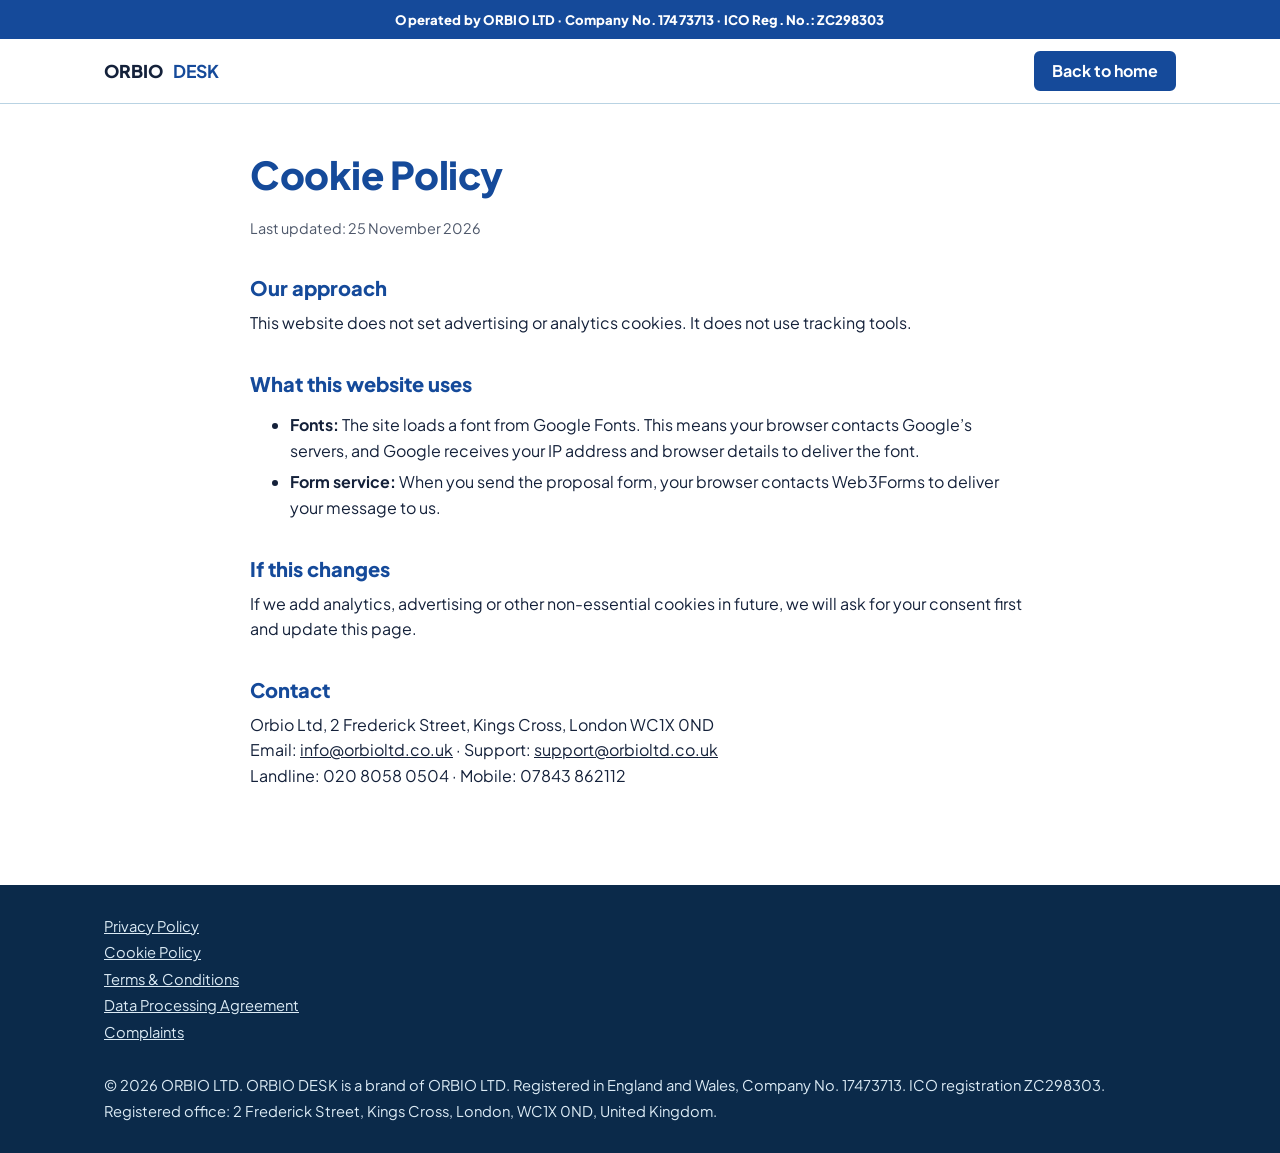
<file: cookies.html>
<!DOCTYPE html>
<html lang="en-GB"><head><meta charset="utf-8"><meta name="viewport" content="width=device-width, initial-scale=1">
<title>Cookie Policy | Orbio Desk</title><meta name="description" content="Cookie Policy for Orbio Desk, a brand of Orbio Ltd.">
<link rel="icon" href="assets/img/favicon.svg" type="image/svg+xml">
<link href="https://fonts.googleapis.com/css2?family=Plus+Jakarta+Sans:wght@400;500;700;800&display=swap" rel="stylesheet">
<link rel="stylesheet" href="assets/css/style.css"></head>
<body style="padding-bottom:0">
<div class="top">Operated by ORBIO LTD · Company No. 17473713 · ICO Reg. No.: ZC298303</div>
<header class="dh"><div class="wrap"><a class="logo" href="index.html">ORBIO <b>DESK</b></a><a class="btn p" href="index.html">Back to home</a></div></header>
<main class="doc"><h1>Cookie Policy</h1><p class="meta">Last updated: 25 November 2026</p>
<h2>Our approach</h2><p>This website does not set advertising or analytics cookies. It does not use tracking tools.</p>
<h2>What this website uses</h2><ul><li><strong>Fonts:</strong> The site loads a font from Google Fonts. This means your browser contacts Google’s servers, and Google receives your IP address and browser details to deliver the font.</li><li><strong>Form service:</strong> When you send the proposal form, your browser contacts Web3Forms to deliver your message to us.</li></ul>
<h2>If this changes</h2><p>If we add analytics, advertising or other non-essential cookies in future, we will ask for your consent first and update this page.</p>
<h2>Contact</h2><p>Orbio Ltd, 2 Frederick Street, Kings Cross, London WC1X 0ND<br>Email: <a href="mailto:info@orbioltd.co.uk">info@orbioltd.co.uk</a> · Support: <a href="mailto:support@orbioltd.co.uk">support@orbioltd.co.uk</a><br>Landline: 020 8058 0504 · Mobile: 07843 862112</p></main>
<footer class="df"><div class="wrap"><a href="privacy.html">Privacy Policy</a><a href="cookies.html">Cookie Policy</a><a href="terms.html">Terms &amp; Conditions</a><a href="dpa.html">Data Processing Agreement</a><a href="complaints.html">Complaints</a><br>© 2026 ORBIO LTD. ORBIO DESK is a brand of ORBIO LTD. Registered in England and Wales, Company No. 17473713. ICO registration ZC298303. Registered office: 2 Frederick Street, Kings Cross, London, WC1X 0ND, United Kingdom.</div></footer>
</body></html>
</file>
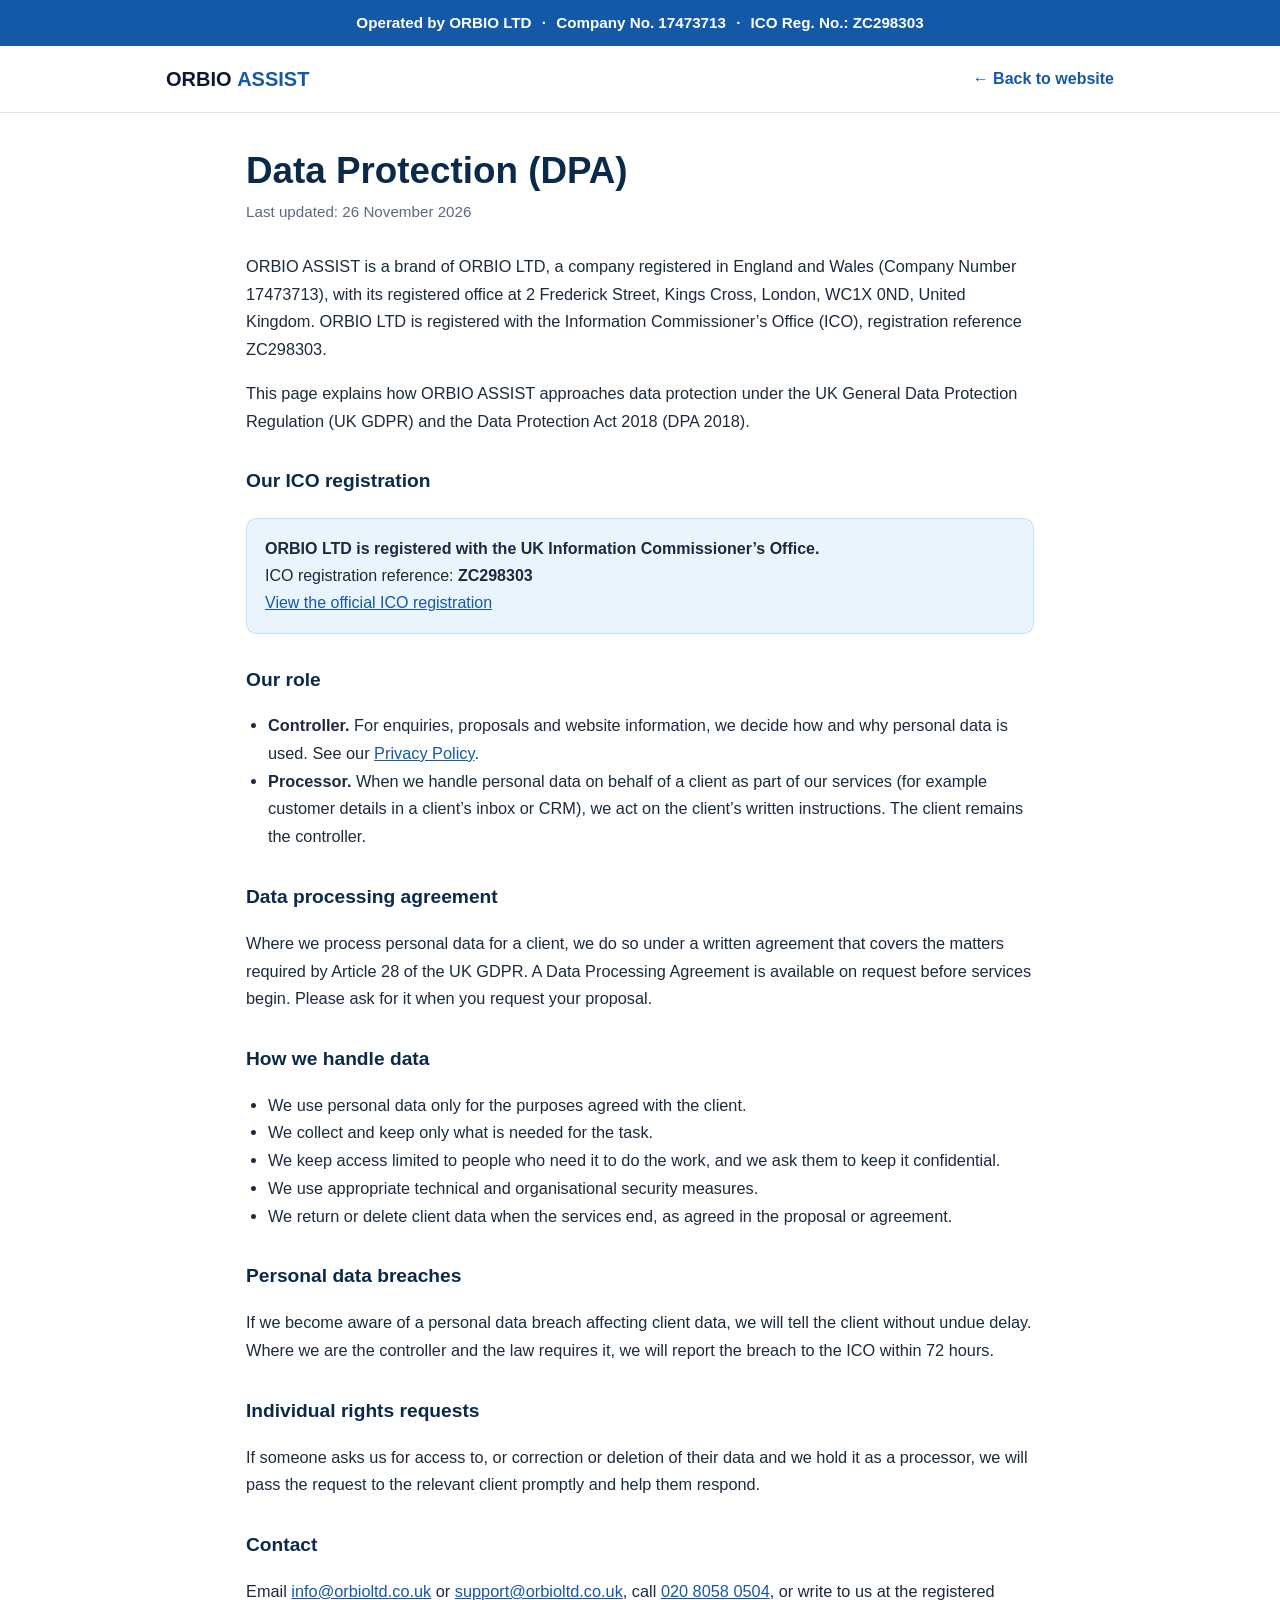
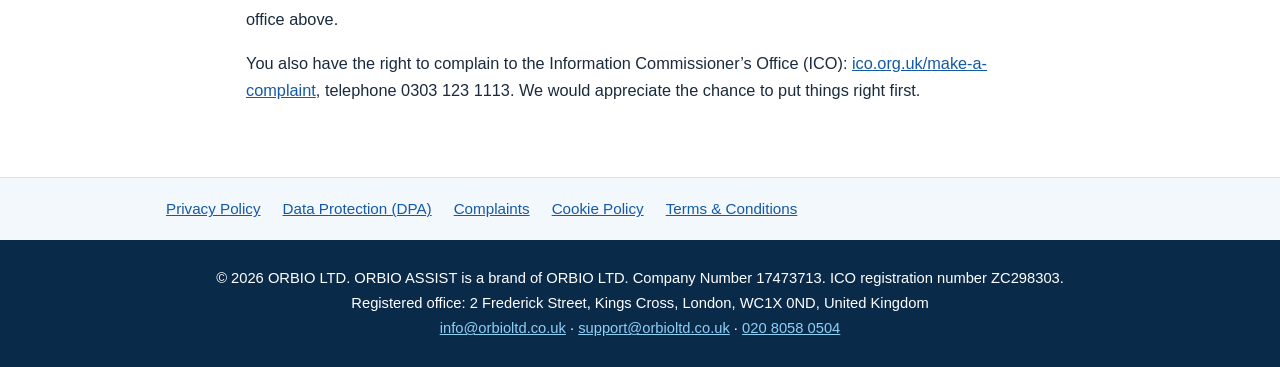
<file: data-protection.html>
<!doctype html>
<html lang="en-GB">
<head>
<meta charset="utf-8">
<meta name="viewport" content="width=device-width,initial-scale=1">
<title>Data Protection (DPA) | ORBIO ASSIST</title>
<meta name="description" content="Data Protection (DPA) for ORBIO ASSIST, a brand of ORBIO LTD.">
<meta name="robots" content="index,follow">
<link rel="icon" type="image/svg+xml" href="favicon.svg">
<style>*{box-sizing:border-box}html{-webkit-text-size-adjust:100%}body{margin:0;font-family:Arial,Helvetica,"Segoe UI",sans-serif;background:#fff;color:#1b2b3d;line-height:1.7}
a{color:#1459a8}.top{background:#1459a8;color:#fff;text-align:center;font-weight:700;padding:10px 16px;font-size:.95rem}.top span{margin:0 6px}
header{border-bottom:1px solid #d5e3f1;background:#fff}.bar{max-width:980px;margin:0 auto;padding:16px;display:flex;justify-content:space-between;align-items:center;gap:12px;flex-wrap:wrap}
.logo{font-weight:800;font-size:1.25rem;color:#0a1931;text-decoration:none}.logo b{color:#1459a8}.back{font-weight:700;text-decoration:none}
main{max-width:820px;margin:0 auto;padding:36px 16px 56px}h1{font-size:clamp(1.7rem,4vw,2.3rem);line-height:1.2;color:#0a2a4a;margin:0 0 6px}
.upd{color:#5a6a7e;margin:0 0 28px;font-size:.95rem}h2{font-size:1.2rem;color:#0a2a4a;margin:30px 0 8px}p,li{font-size:1.02rem}ul{padding-left:22px}
.box{background:#eaf4fc;border:1px solid #c5dff0;border-radius:10px;padding:16px 18px;margin:20px 0}
nav.legal{background:#f3f8fd;border-top:1px solid #d5e3f1}nav.legal div{max-width:980px;margin:0 auto;padding:18px 16px;display:flex;flex-wrap:wrap;gap:8px 22px;font-size:.95rem}
footer{background:#0a2a4a;color:#fff;padding:26px 16px;font-size:.92rem;text-align:center}footer a{color:#8fd0f5}</style>
</head>
<body>
<div class="top"><span>Operated by ORBIO LTD</span> &middot; <span>Company No. 17473713</span> &middot; <span>ICO Reg. No.: ZC298303</span></div>
<header><div class="bar"><a class="logo" href="index.html">ORBIO <b>ASSIST</b></a><a class="back" href="index.html">&larr; Back to website</a></div></header>
<main>
<h1>Data Protection (DPA)</h1>
<p class="upd">Last updated: 26 November 2026</p>
<p>ORBIO ASSIST is a brand of ORBIO LTD, a company registered in England and Wales (Company Number 17473713), with its registered office at 2 Frederick Street, Kings Cross, London, WC1X 0ND, United Kingdom. ORBIO LTD is registered with the Information Commissioner&rsquo;s Office (ICO), registration reference ZC298303.</p><p>This page explains how ORBIO ASSIST approaches data protection under the UK General Data Protection Regulation (UK GDPR) and the Data Protection Act 2018 (DPA 2018).</p>
<h2>Our ICO registration</h2><div class="box"><b>ORBIO LTD is registered with the UK Information Commissioner&rsquo;s Office.</b><br>ICO registration reference: <b>ZC298303</b><br><a href="https://ico.org.uk/ESDWebPages/Entry/ZC298303" target="_blank" rel="noopener">View the official ICO registration</a></div><h2>Our role</h2><ul><li><b>Controller.</b> For enquiries, proposals and website information, we decide how and why personal data is used. See our <a href="privacy-policy.html">Privacy Policy</a>.</li><li><b>Processor.</b> When we handle personal data on behalf of a client as part of our services (for example customer details in a client&rsquo;s inbox or CRM), we act on the client&rsquo;s written instructions. The client remains the controller.</li></ul><h2>Data processing agreement</h2><p>Where we process personal data for a client, we do so under a written agreement that covers the matters required by Article 28 of the UK GDPR. A Data Processing Agreement is available on request before services begin. Please ask for it when you request your proposal.</p><h2>How we handle data</h2><ul><li>We use personal data only for the purposes agreed with the client.</li><li>We collect and keep only what is needed for the task.</li><li>We keep access limited to people who need it to do the work, and we ask them to keep it confidential.</li><li>We use appropriate technical and organisational security measures.</li><li>We return or delete client data when the services end, as agreed in the proposal or agreement.</li></ul><h2>Personal data breaches</h2><p>If we become aware of a personal data breach affecting client data, we will tell the client without undue delay. Where we are the controller and the law requires it, we will report the breach to the ICO within 72 hours.</p><h2>Individual rights requests</h2><p>If someone asks us for access to, or correction or deletion of their data and we hold it as a processor, we will pass the request to the relevant client promptly and help them respond.</p><h2>Contact</h2><p>Email <a href="mailto:info@orbioltd.co.uk">info@orbioltd.co.uk</a> or <a href="mailto:support@orbioltd.co.uk">support@orbioltd.co.uk</a>, call <a href="tel:02080580504">020 8058 0504</a>, or write to us at the registered office above.</p><p>You also have the right to complain to the Information Commissioner&rsquo;s Office (ICO): <a href="https://ico.org.uk/make-a-complaint/" target="_blank" rel="noopener">ico.org.uk/make-a-complaint</a>, telephone 0303 123 1113. We would appreciate the chance to put things right first.</p>
</main>
<nav class="legal"><div><a href="privacy-policy.html">Privacy Policy</a><a href="data-protection.html">Data Protection (DPA)</a><a href="complaints.html">Complaints</a><a href="cookie-policy.html">Cookie Policy</a><a href="terms.html">Terms &amp; Conditions</a></div></nav>
<footer>&copy; 2026 ORBIO LTD. ORBIO ASSIST is a brand of ORBIO LTD. Company Number 17473713. ICO registration number ZC298303.<br>Registered office: 2 Frederick Street, Kings Cross, London, WC1X 0ND, United Kingdom<br><a href="mailto:info@orbioltd.co.uk">info@orbioltd.co.uk</a> &middot; <a href="mailto:support@orbioltd.co.uk">support@orbioltd.co.uk</a> &middot; <a href="tel:02080580504">020 8058 0504</a></footer>
</body>
</html>
</file>
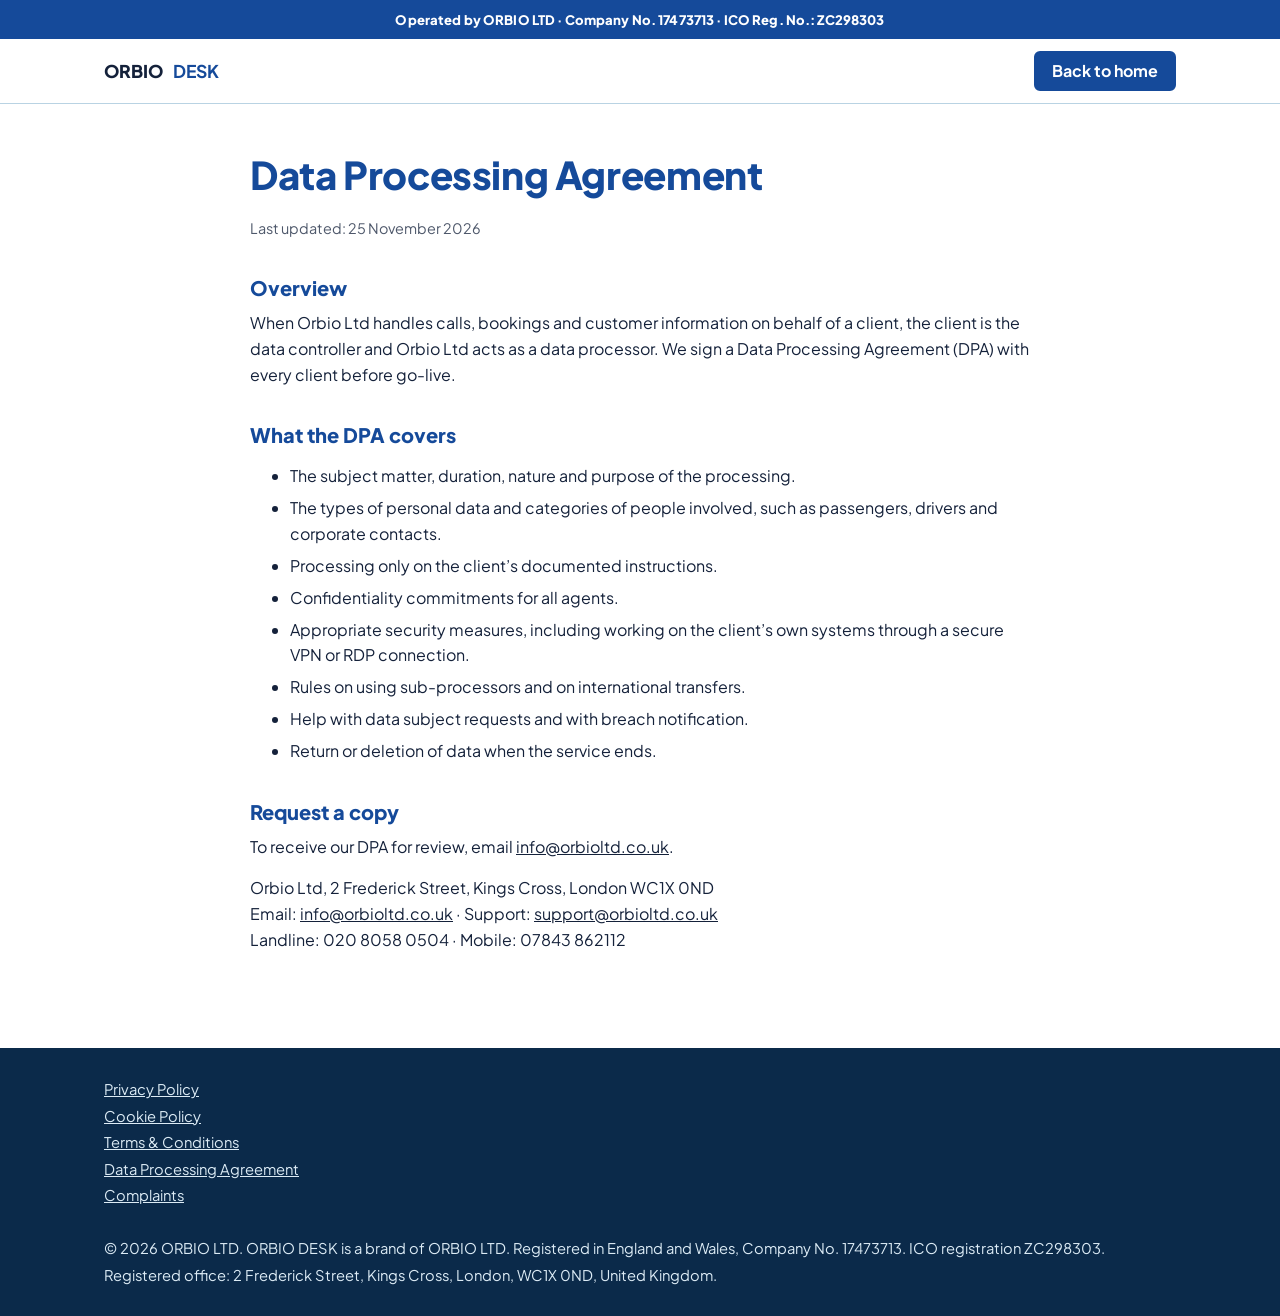
<file: dpa.html>
<!DOCTYPE html>
<html lang="en-GB"><head><meta charset="utf-8"><meta name="viewport" content="width=device-width, initial-scale=1">
<title>Data Processing Agreement | Orbio Desk</title><meta name="description" content="Data Processing Agreement for Orbio Desk, a brand of Orbio Ltd.">
<link rel="icon" href="assets/img/favicon.svg" type="image/svg+xml">
<link href="https://fonts.googleapis.com/css2?family=Plus+Jakarta+Sans:wght@400;500;700;800&display=swap" rel="stylesheet">
<link rel="stylesheet" href="assets/css/style.css"></head>
<body style="padding-bottom:0">
<div class="top">Operated by ORBIO LTD · Company No. 17473713 · ICO Reg. No.: ZC298303</div>
<header class="dh"><div class="wrap"><a class="logo" href="index.html">ORBIO <b>DESK</b></a><a class="btn p" href="index.html">Back to home</a></div></header>
<main class="doc"><h1>Data Processing Agreement</h1><p class="meta">Last updated: 25 November 2026</p>
<h2>Overview</h2><p>When Orbio Ltd handles calls, bookings and customer information on behalf of a client, the client is the data controller and Orbio Ltd acts as a data processor. We sign a Data Processing Agreement (DPA) with every client before go-live.</p>
<h2>What the DPA covers</h2><ul><li>The subject matter, duration, nature and purpose of the processing.</li><li>The types of personal data and categories of people involved, such as passengers, drivers and corporate contacts.</li><li>Processing only on the client’s documented instructions.</li><li>Confidentiality commitments for all agents.</li><li>Appropriate security measures, including working on the client’s own systems through a secure VPN or RDP connection.</li><li>Rules on using sub-processors and on international transfers.</li><li>Help with data subject requests and with breach notification.</li><li>Return or deletion of data when the service ends.</li></ul>
<h2>Request a copy</h2><p>To receive our DPA for review, email <a href="mailto:info@orbioltd.co.uk">info@orbioltd.co.uk</a>.</p><p>Orbio Ltd, 2 Frederick Street, Kings Cross, London WC1X 0ND<br>Email: <a href="mailto:info@orbioltd.co.uk">info@orbioltd.co.uk</a> · Support: <a href="mailto:support@orbioltd.co.uk">support@orbioltd.co.uk</a><br>Landline: 020 8058 0504 · Mobile: 07843 862112</p></main>
<footer class="df"><div class="wrap"><a href="privacy.html">Privacy Policy</a><a href="cookies.html">Cookie Policy</a><a href="terms.html">Terms &amp; Conditions</a><a href="dpa.html">Data Processing Agreement</a><a href="complaints.html">Complaints</a><br>© 2026 ORBIO LTD. ORBIO DESK is a brand of ORBIO LTD. Registered in England and Wales, Company No. 17473713. ICO registration ZC298303. Registered office: 2 Frederick Street, Kings Cross, London, WC1X 0ND, United Kingdom.</div></footer>
</body></html>
</file>
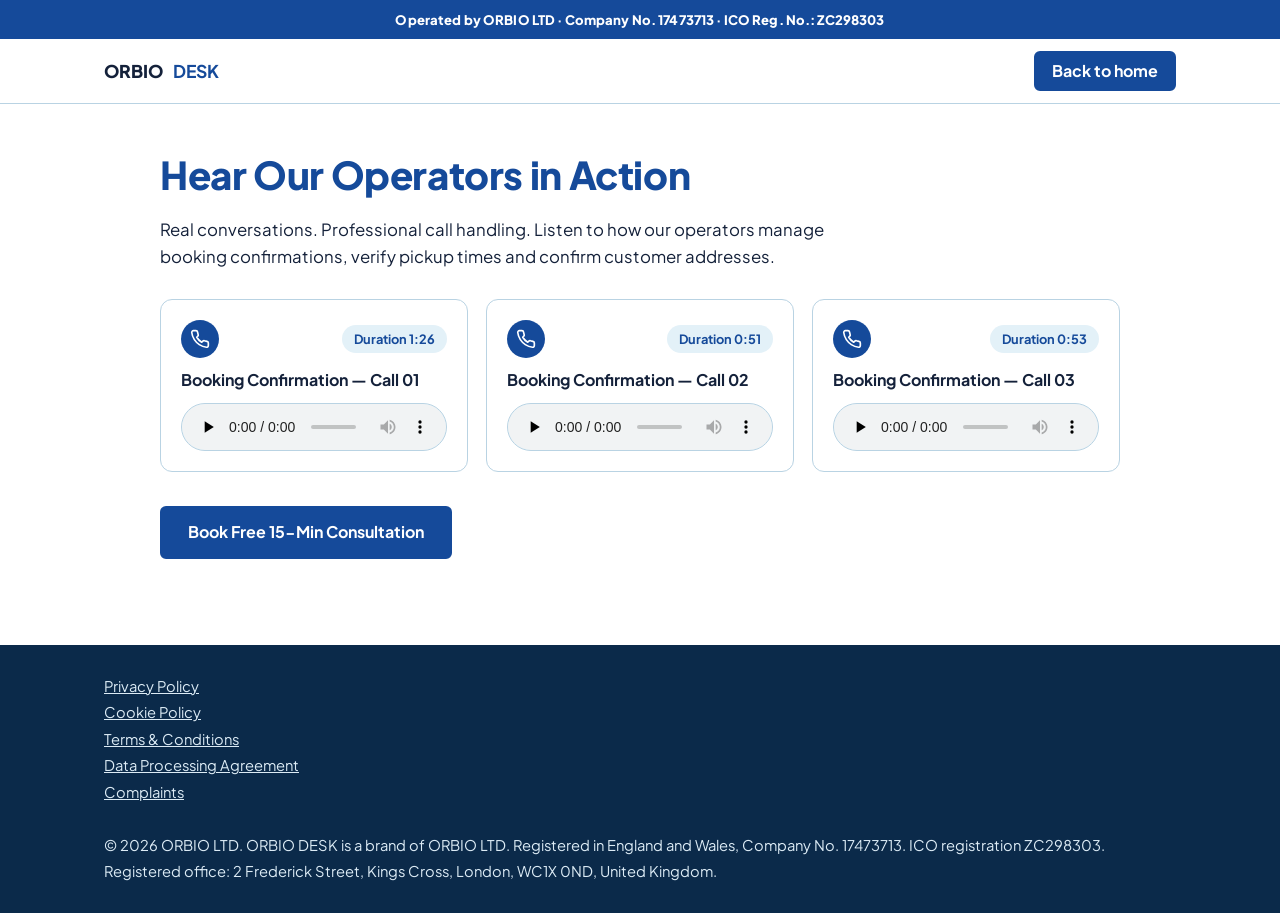
<file: operator-samples.html>
<!DOCTYPE html>
<html lang="en-GB"><head><meta charset="utf-8"><meta name="viewport" content="width=device-width, initial-scale=1">
<title>Operator Calls | Orbio Desk</title><meta name="description" content="Listen to recordings of Orbio Desk operators handling booking confirmation calls.">
<meta name="robots" content="noindex, follow">
<link rel="icon" href="assets/img/favicon.svg" type="image/svg+xml">
<link href="https://fonts.googleapis.com/css2?family=Plus+Jakarta+Sans:wght@400;500;700;800&display=swap" rel="stylesheet">
<link rel="stylesheet" href="assets/css/style.css"></head>
<body style="padding-bottom:0">
<div class="top">Operated by ORBIO LTD · Company No. 17473713 · ICO Reg. No.: ZC298303</div>
<header class="dh"><div class="wrap"><a class="logo" href="index.html">ORBIO <b>DESK</b></a><a class="btn p" href="index.html">Back to home</a></div></header>
<main class="doc" style="max-width:1000px;padding-bottom:70px">
<h1>Hear Our Operators in Action</h1>
<p class="lead">Real conversations. Professional call handling. Listen to how our operators manage booking confirmations, verify pickup times and confirm customer addresses.</p>
<div class="grid g3">
<div class="card ac"><div class="ah"><span class="ai" aria-hidden="true"><svg viewBox="0 0 24 24" width="20" height="20" fill="none" stroke="currentColor" stroke-width="2" stroke-linecap="round" stroke-linejoin="round"><path d="M22 16.9v3a2 2 0 0 1-2.2 2 19.8 19.8 0 0 1-8.6-3.1 19.5 19.5 0 0 1-6-6A19.8 19.8 0 0 1 2.1 4.2 2 2 0 0 1 4.1 2h3a2 2 0 0 1 2 1.7c.1 1 .4 1.9.7 2.8a2 2 0 0 1-.5 2.1L8.1 9.9a16 16 0 0 0 6 6l1.3-1.3a2 2 0 0 1 2.1-.4c.9.3 1.8.6 2.8.7a2 2 0 0 1 1.7 2z"/></svg></span><span class="ad">Duration 1:26</span></div>
<h3>Booking Confirmation — Call 01</h3>
<audio controls preload="none" aria-label="Booking Confirmation — Call 01"><source src="assets/audio/booking-sample-01.mp3" type="audio/mpeg">Your browser does not support audio playback.</audio></div>
<div class="card ac"><div class="ah"><span class="ai" aria-hidden="true"><svg viewBox="0 0 24 24" width="20" height="20" fill="none" stroke="currentColor" stroke-width="2" stroke-linecap="round" stroke-linejoin="round"><path d="M22 16.9v3a2 2 0 0 1-2.2 2 19.8 19.8 0 0 1-8.6-3.1 19.5 19.5 0 0 1-6-6A19.8 19.8 0 0 1 2.1 4.2 2 2 0 0 1 4.1 2h3a2 2 0 0 1 2 1.7c.1 1 .4 1.9.7 2.8a2 2 0 0 1-.5 2.1L8.1 9.9a16 16 0 0 0 6 6l1.3-1.3a2 2 0 0 1 2.1-.4c.9.3 1.8.6 2.8.7a2 2 0 0 1 1.7 2z"/></svg></span><span class="ad">Duration 0:51</span></div>
<h3>Booking Confirmation — Call 02</h3>
<audio controls preload="none" aria-label="Booking Confirmation — Call 02"><source src="assets/audio/booking-sample-02.mp3" type="audio/mpeg">Your browser does not support audio playback.</audio></div>
<div class="card ac"><div class="ah"><span class="ai" aria-hidden="true"><svg viewBox="0 0 24 24" width="20" height="20" fill="none" stroke="currentColor" stroke-width="2" stroke-linecap="round" stroke-linejoin="round"><path d="M22 16.9v3a2 2 0 0 1-2.2 2 19.8 19.8 0 0 1-8.6-3.1 19.5 19.5 0 0 1-6-6A19.8 19.8 0 0 1 2.1 4.2 2 2 0 0 1 4.1 2h3a2 2 0 0 1 2 1.7c.1 1 .4 1.9.7 2.8a2 2 0 0 1-.5 2.1L8.1 9.9a16 16 0 0 0 6 6l1.3-1.3a2 2 0 0 1 2.1-.4c.9.3 1.8.6 2.8.7a2 2 0 0 1 1.7 2z"/></svg></span><span class="ad">Duration 0:53</span></div>
<h3>Booking Confirmation — Call 03</h3>
<audio controls preload="none" aria-label="Booking Confirmation — Call 03"><source src="assets/audio/booking-sample-03.mp3" type="audio/mpeg">Your browser does not support audio playback.</audio></div>
</div>
<p style="margin-top:34px"><a class="btn p" href="index.html#contact">Book Free 15-Min Consultation</a></p>
</main>
<footer class="df"><div class="wrap"><a href="privacy.html">Privacy Policy</a><a href="cookies.html">Cookie Policy</a><a href="terms.html">Terms &amp; Conditions</a><a href="dpa.html">Data Processing Agreement</a><a href="complaints.html">Complaints</a><br>© 2026 ORBIO LTD. ORBIO DESK is a brand of ORBIO LTD. Registered in England and Wales, Company No. 17473713. ICO registration ZC298303. Registered office: 2 Frederick Street, Kings Cross, London, WC1X 0ND, United Kingdom.</div></footer>
<script src="assets/js/main.js" defer></script>
</body></html>
</file>
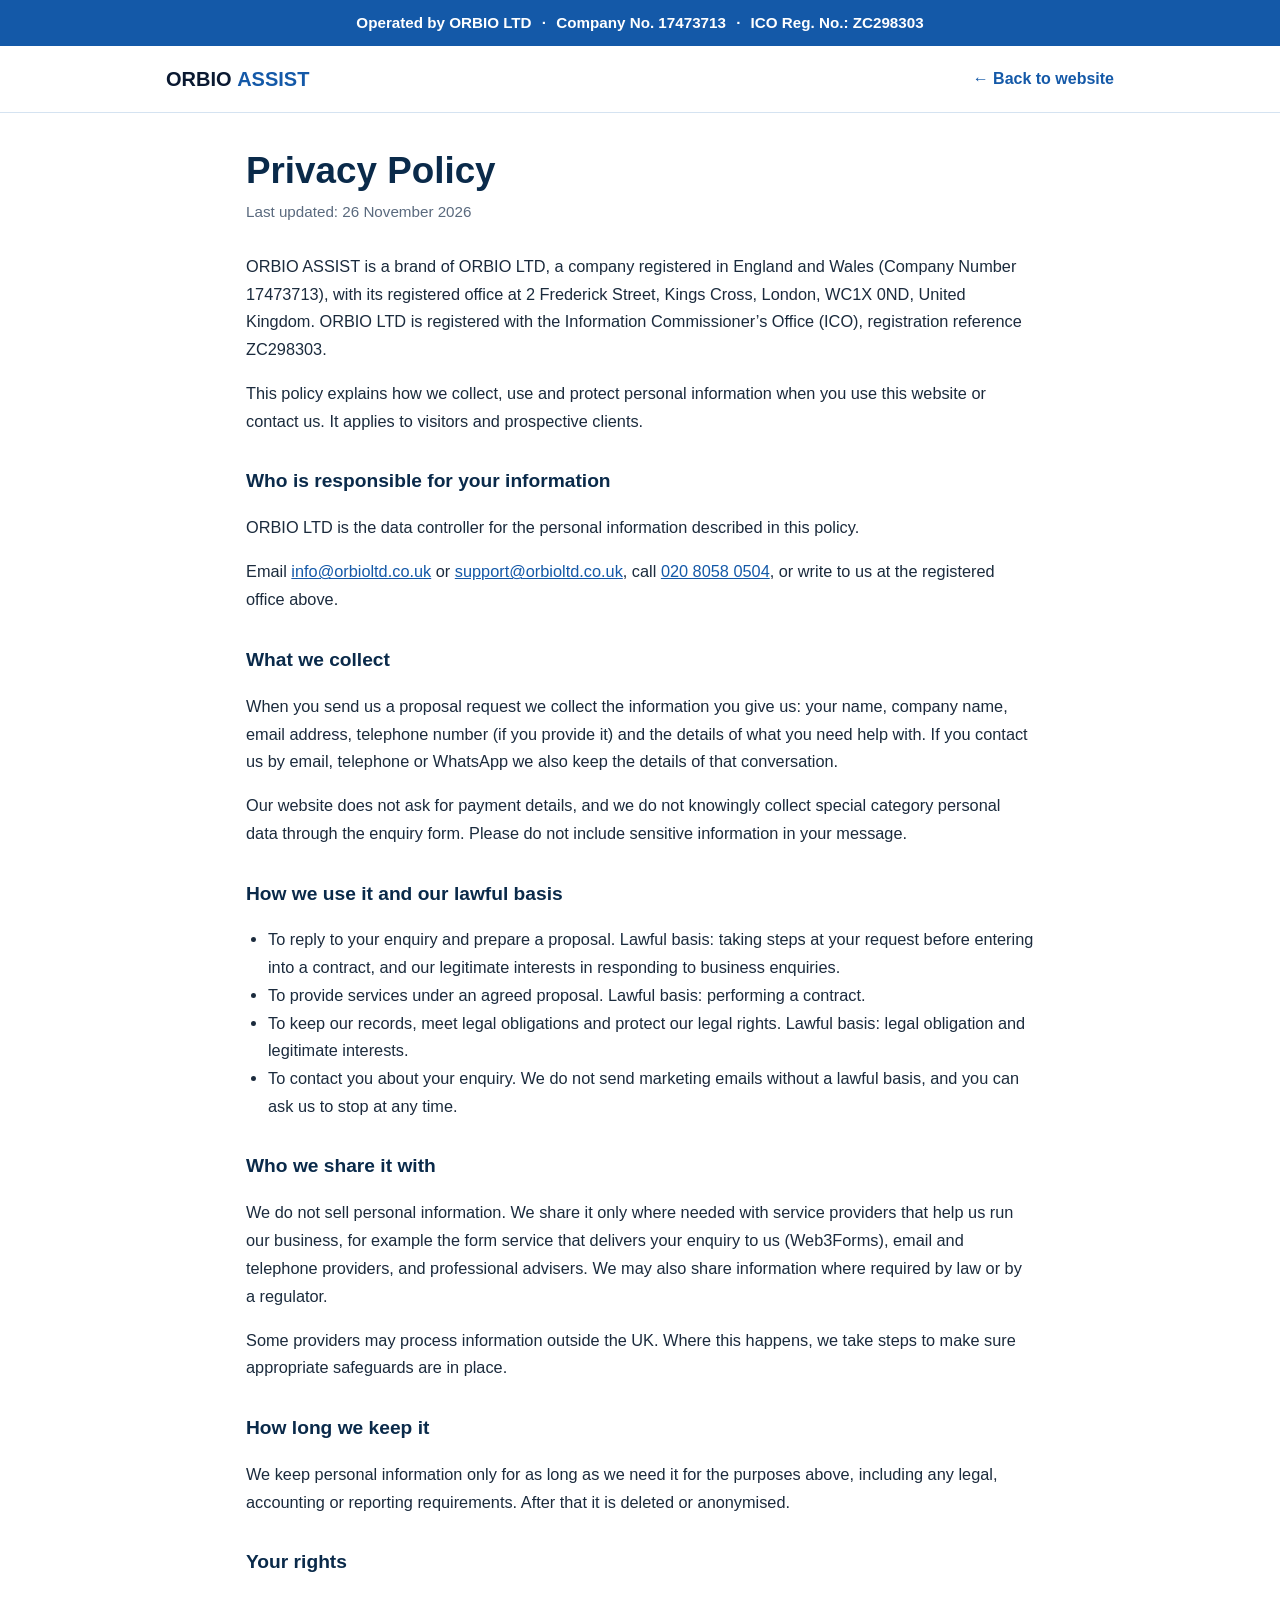
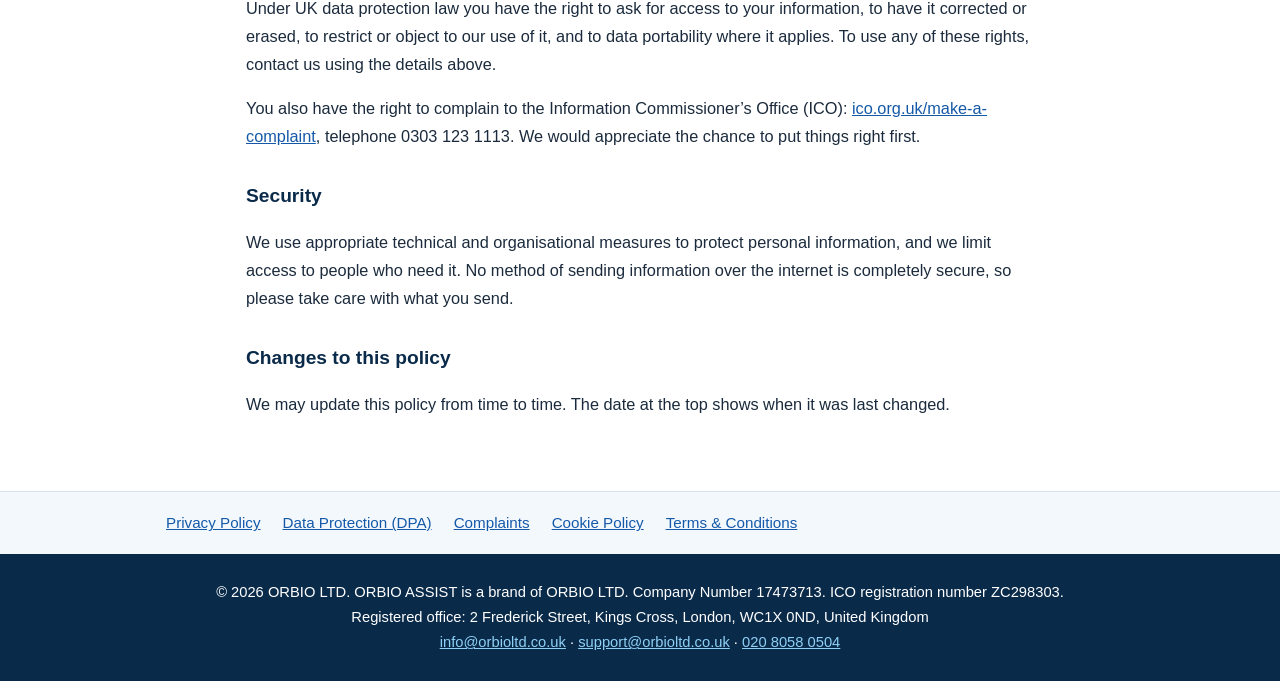
<file: privacy-policy.html>
<!doctype html>
<html lang="en-GB">
<head>
<meta charset="utf-8">
<meta name="viewport" content="width=device-width,initial-scale=1">
<title>Privacy Policy | ORBIO ASSIST</title>
<meta name="description" content="Privacy Policy for ORBIO ASSIST, a brand of ORBIO LTD.">
<meta name="robots" content="index,follow">
<link rel="icon" type="image/svg+xml" href="favicon.svg">
<style>*{box-sizing:border-box}html{-webkit-text-size-adjust:100%}body{margin:0;font-family:Arial,Helvetica,"Segoe UI",sans-serif;background:#fff;color:#1b2b3d;line-height:1.7}
a{color:#1459a8}.top{background:#1459a8;color:#fff;text-align:center;font-weight:700;padding:10px 16px;font-size:.95rem}.top span{margin:0 6px}
header{border-bottom:1px solid #d5e3f1;background:#fff}.bar{max-width:980px;margin:0 auto;padding:16px;display:flex;justify-content:space-between;align-items:center;gap:12px;flex-wrap:wrap}
.logo{font-weight:800;font-size:1.25rem;color:#0a1931;text-decoration:none}.logo b{color:#1459a8}.back{font-weight:700;text-decoration:none}
main{max-width:820px;margin:0 auto;padding:36px 16px 56px}h1{font-size:clamp(1.7rem,4vw,2.3rem);line-height:1.2;color:#0a2a4a;margin:0 0 6px}
.upd{color:#5a6a7e;margin:0 0 28px;font-size:.95rem}h2{font-size:1.2rem;color:#0a2a4a;margin:30px 0 8px}p,li{font-size:1.02rem}ul{padding-left:22px}
.box{background:#eaf4fc;border:1px solid #c5dff0;border-radius:10px;padding:16px 18px;margin:20px 0}
nav.legal{background:#f3f8fd;border-top:1px solid #d5e3f1}nav.legal div{max-width:980px;margin:0 auto;padding:18px 16px;display:flex;flex-wrap:wrap;gap:8px 22px;font-size:.95rem}
footer{background:#0a2a4a;color:#fff;padding:26px 16px;font-size:.92rem;text-align:center}footer a{color:#8fd0f5}</style>
</head>
<body>
<div class="top"><span>Operated by ORBIO LTD</span> &middot; <span>Company No. 17473713</span> &middot; <span>ICO Reg. No.: ZC298303</span></div>
<header><div class="bar"><a class="logo" href="index.html">ORBIO <b>ASSIST</b></a><a class="back" href="index.html">&larr; Back to website</a></div></header>
<main>
<h1>Privacy Policy</h1>
<p class="upd">Last updated: 26 November 2026</p>
<p>ORBIO ASSIST is a brand of ORBIO LTD, a company registered in England and Wales (Company Number 17473713), with its registered office at 2 Frederick Street, Kings Cross, London, WC1X 0ND, United Kingdom. ORBIO LTD is registered with the Information Commissioner&rsquo;s Office (ICO), registration reference ZC298303.</p><p>This policy explains how we collect, use and protect personal information when you use this website or contact us. It applies to visitors and prospective clients.</p>
<h2>Who is responsible for your information</h2><p>ORBIO LTD is the data controller for the personal information described in this policy. </p><p>Email <a href="mailto:info@orbioltd.co.uk">info@orbioltd.co.uk</a> or <a href="mailto:support@orbioltd.co.uk">support@orbioltd.co.uk</a>, call <a href="tel:02080580504">020 8058 0504</a>, or write to us at the registered office above.</p><h2>What we collect</h2><p>When you send us a proposal request we collect the information you give us: your name, company name, email address, telephone number (if you provide it) and the details of what you need help with. If you contact us by email, telephone or WhatsApp we also keep the details of that conversation.</p><p>Our website does not ask for payment details, and we do not knowingly collect special category personal data through the enquiry form. Please do not include sensitive information in your message.</p><h2>How we use it and our lawful basis</h2><ul><li>To reply to your enquiry and prepare a proposal. Lawful basis: taking steps at your request before entering into a contract, and our legitimate interests in responding to business enquiries.</li><li>To provide services under an agreed proposal. Lawful basis: performing a contract.</li><li>To keep our records, meet legal obligations and protect our legal rights. Lawful basis: legal obligation and legitimate interests.</li><li>To contact you about your enquiry. We do not send marketing emails without a lawful basis, and you can ask us to stop at any time.</li></ul><h2>Who we share it with</h2><p>We do not sell personal information. We share it only where needed with service providers that help us run our business, for example the form service that delivers your enquiry to us (Web3Forms), email and telephone providers, and professional advisers. We may also share information where required by law or by a regulator.</p><p>Some providers may process information outside the UK. Where this happens, we take steps to make sure appropriate safeguards are in place.</p><h2>How long we keep it</h2><p>We keep personal information only for as long as we need it for the purposes above, including any legal, accounting or reporting requirements. After that it is deleted or anonymised.</p><h2>Your rights</h2><p>Under UK data protection law you have the right to ask for access to your information, to have it corrected or erased, to restrict or object to our use of it, and to data portability where it applies. To use any of these rights, contact us using the details above.</p><p>You also have the right to complain to the Information Commissioner&rsquo;s Office (ICO): <a href="https://ico.org.uk/make-a-complaint/" target="_blank" rel="noopener">ico.org.uk/make-a-complaint</a>, telephone 0303 123 1113. We would appreciate the chance to put things right first.</p><h2>Security</h2><p>We use appropriate technical and organisational measures to protect personal information, and we limit access to people who need it. No method of sending information over the internet is completely secure, so please take care with what you send.</p><h2>Changes to this policy</h2><p>We may update this policy from time to time. The date at the top shows when it was last changed.</p>
</main>
<nav class="legal"><div><a href="privacy-policy.html">Privacy Policy</a><a href="data-protection.html">Data Protection (DPA)</a><a href="complaints.html">Complaints</a><a href="cookie-policy.html">Cookie Policy</a><a href="terms.html">Terms &amp; Conditions</a></div></nav>
<footer>&copy; 2026 ORBIO LTD. ORBIO ASSIST is a brand of ORBIO LTD. Company Number 17473713. ICO registration number ZC298303.<br>Registered office: 2 Frederick Street, Kings Cross, London, WC1X 0ND, United Kingdom<br><a href="mailto:info@orbioltd.co.uk">info@orbioltd.co.uk</a> &middot; <a href="mailto:support@orbioltd.co.uk">support@orbioltd.co.uk</a> &middot; <a href="tel:02080580504">020 8058 0504</a></footer>
</body>
</html>
</file>
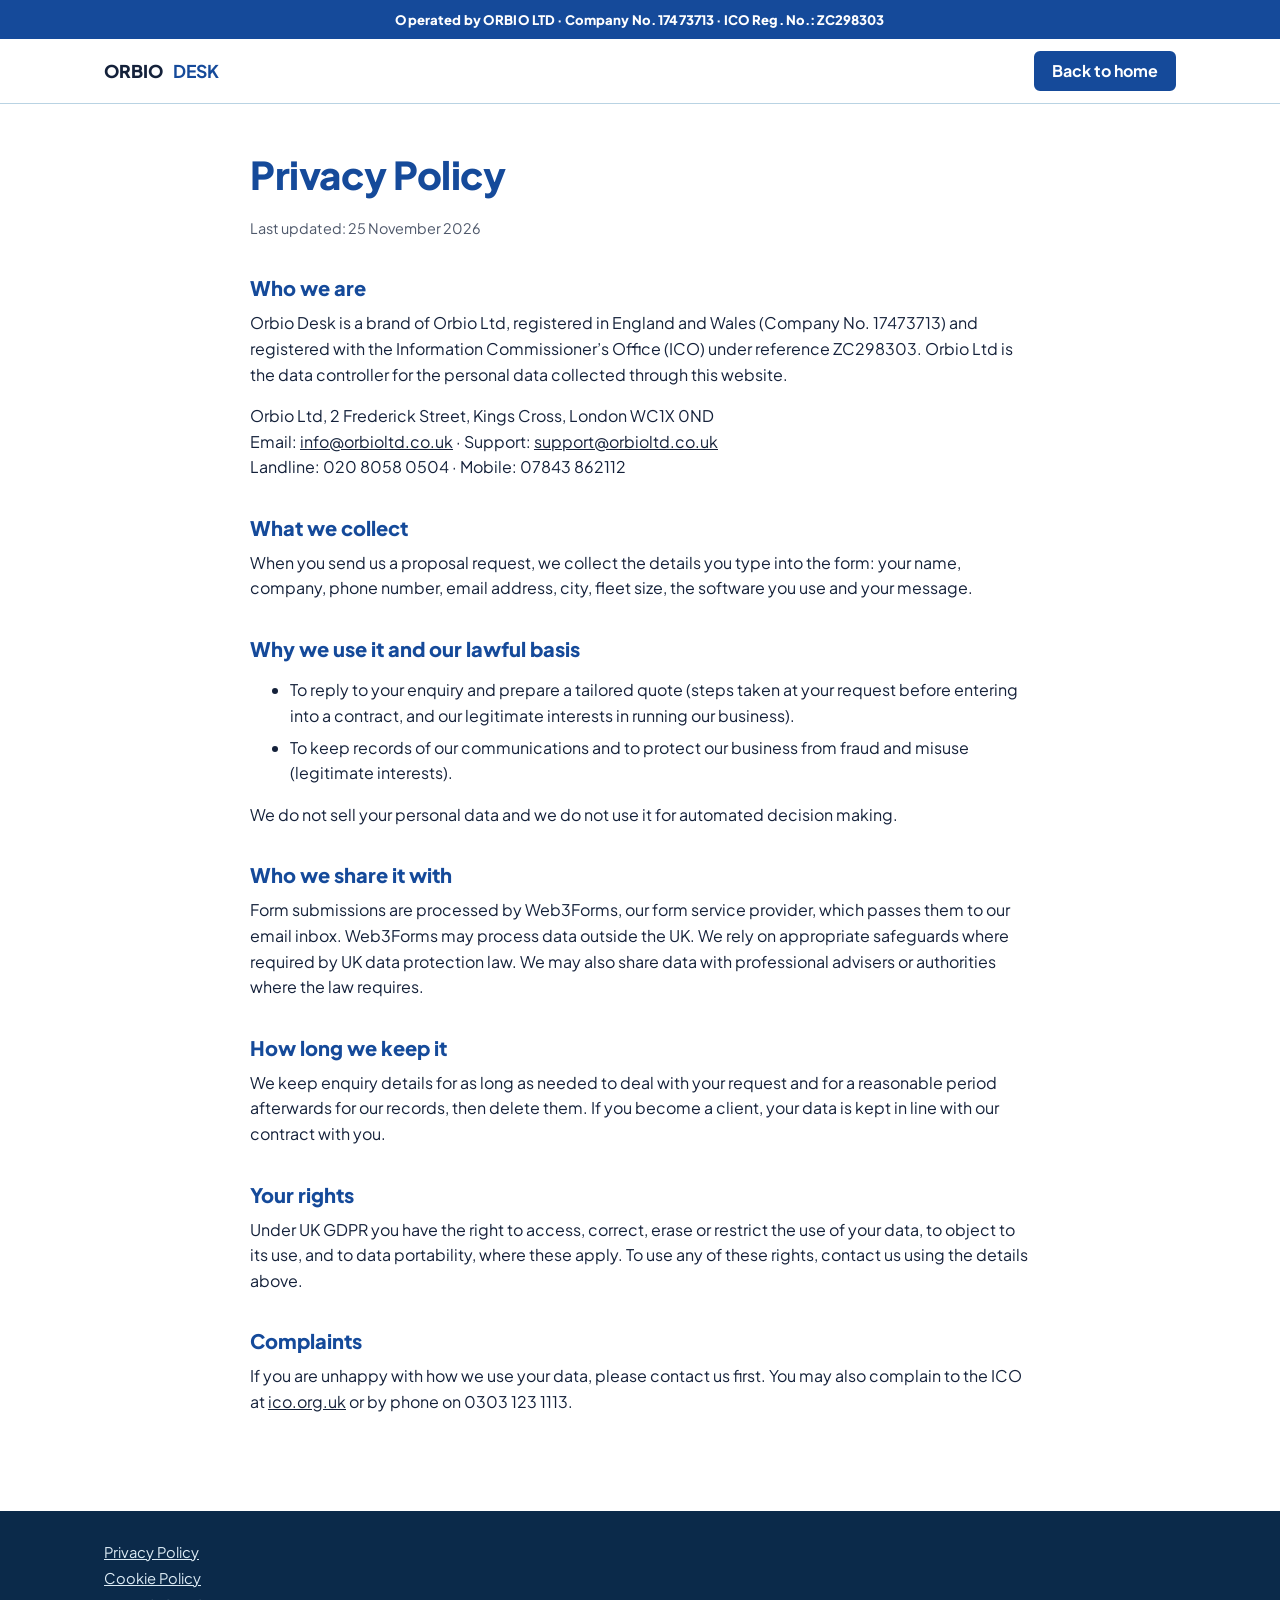
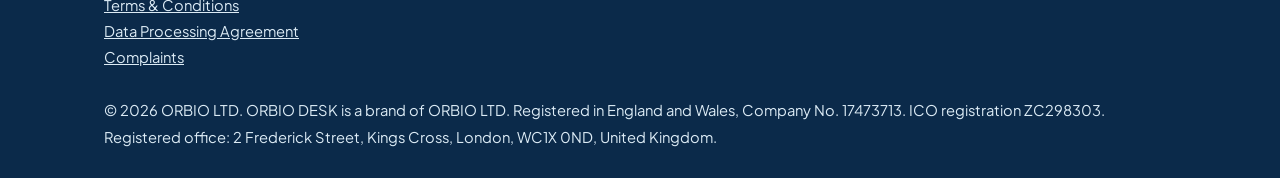
<file: privacy.html>
<!DOCTYPE html>
<html lang="en-GB"><head><meta charset="utf-8"><meta name="viewport" content="width=device-width, initial-scale=1">
<title>Privacy Policy | Orbio Desk</title><meta name="description" content="Privacy Policy for Orbio Desk, a brand of Orbio Ltd.">
<link rel="icon" href="assets/img/favicon.svg" type="image/svg+xml">
<link href="https://fonts.googleapis.com/css2?family=Plus+Jakarta+Sans:wght@400;500;700;800&display=swap" rel="stylesheet">
<link rel="stylesheet" href="assets/css/style.css"></head>
<body style="padding-bottom:0">
<div class="top">Operated by ORBIO LTD · Company No. 17473713 · ICO Reg. No.: ZC298303</div>
<header class="dh"><div class="wrap"><a class="logo" href="index.html">ORBIO <b>DESK</b></a><a class="btn p" href="index.html">Back to home</a></div></header>
<main class="doc"><h1>Privacy Policy</h1><p class="meta">Last updated: 25 November 2026</p>
<h2>Who we are</h2><p>Orbio Desk is a brand of Orbio Ltd, registered in England and Wales (Company No. 17473713) and registered with the Information Commissioner’s Office (ICO) under reference ZC298303. Orbio Ltd is the data controller for the personal data collected through this website.</p><p>Orbio Ltd, 2 Frederick Street, Kings Cross, London WC1X 0ND<br>Email: <a href="mailto:info@orbioltd.co.uk">info@orbioltd.co.uk</a> · Support: <a href="mailto:support@orbioltd.co.uk">support@orbioltd.co.uk</a><br>Landline: 020 8058 0504 · Mobile: 07843 862112</p>
<h2>What we collect</h2><p>When you send us a proposal request, we collect the details you type into the form: your name, company, phone number, email address, city, fleet size, the software you use and your message.</p>
<h2>Why we use it and our lawful basis</h2><ul><li>To reply to your enquiry and prepare a tailored quote (steps taken at your request before entering into a contract, and our legitimate interests in running our business).</li><li>To keep records of our communications and to protect our business from fraud and misuse (legitimate interests).</li></ul><p>We do not sell your personal data and we do not use it for automated decision making.</p>
<h2>Who we share it with</h2><p>Form submissions are processed by Web3Forms, our form service provider, which passes them to our email inbox. Web3Forms may process data outside the UK. We rely on appropriate safeguards where required by UK data protection law. We may also share data with professional advisers or authorities where the law requires.</p>
<h2>How long we keep it</h2><p>We keep enquiry details for as long as needed to deal with your request and for a reasonable period afterwards for our records, then delete them. If you become a client, your data is kept in line with our contract with you.</p>
<h2>Your rights</h2><p>Under UK GDPR you have the right to access, correct, erase or restrict the use of your data, to object to its use, and to data portability, where these apply. To use any of these rights, contact us using the details above.</p>
<h2>Complaints</h2><p>If you are unhappy with how we use your data, please contact us first. You may also complain to the ICO at <a href="https://ico.org.uk" target="_blank" rel="noopener">ico.org.uk</a> or by phone on 0303 123 1113.</p></main>
<footer class="df"><div class="wrap"><a href="privacy.html">Privacy Policy</a><a href="cookies.html">Cookie Policy</a><a href="terms.html">Terms &amp; Conditions</a><a href="dpa.html">Data Processing Agreement</a><a href="complaints.html">Complaints</a><br>© 2026 ORBIO LTD. ORBIO DESK is a brand of ORBIO LTD. Registered in England and Wales, Company No. 17473713. ICO registration ZC298303. Registered office: 2 Frederick Street, Kings Cross, London, WC1X 0ND, United Kingdom.</div></footer>
</body></html>
</file>
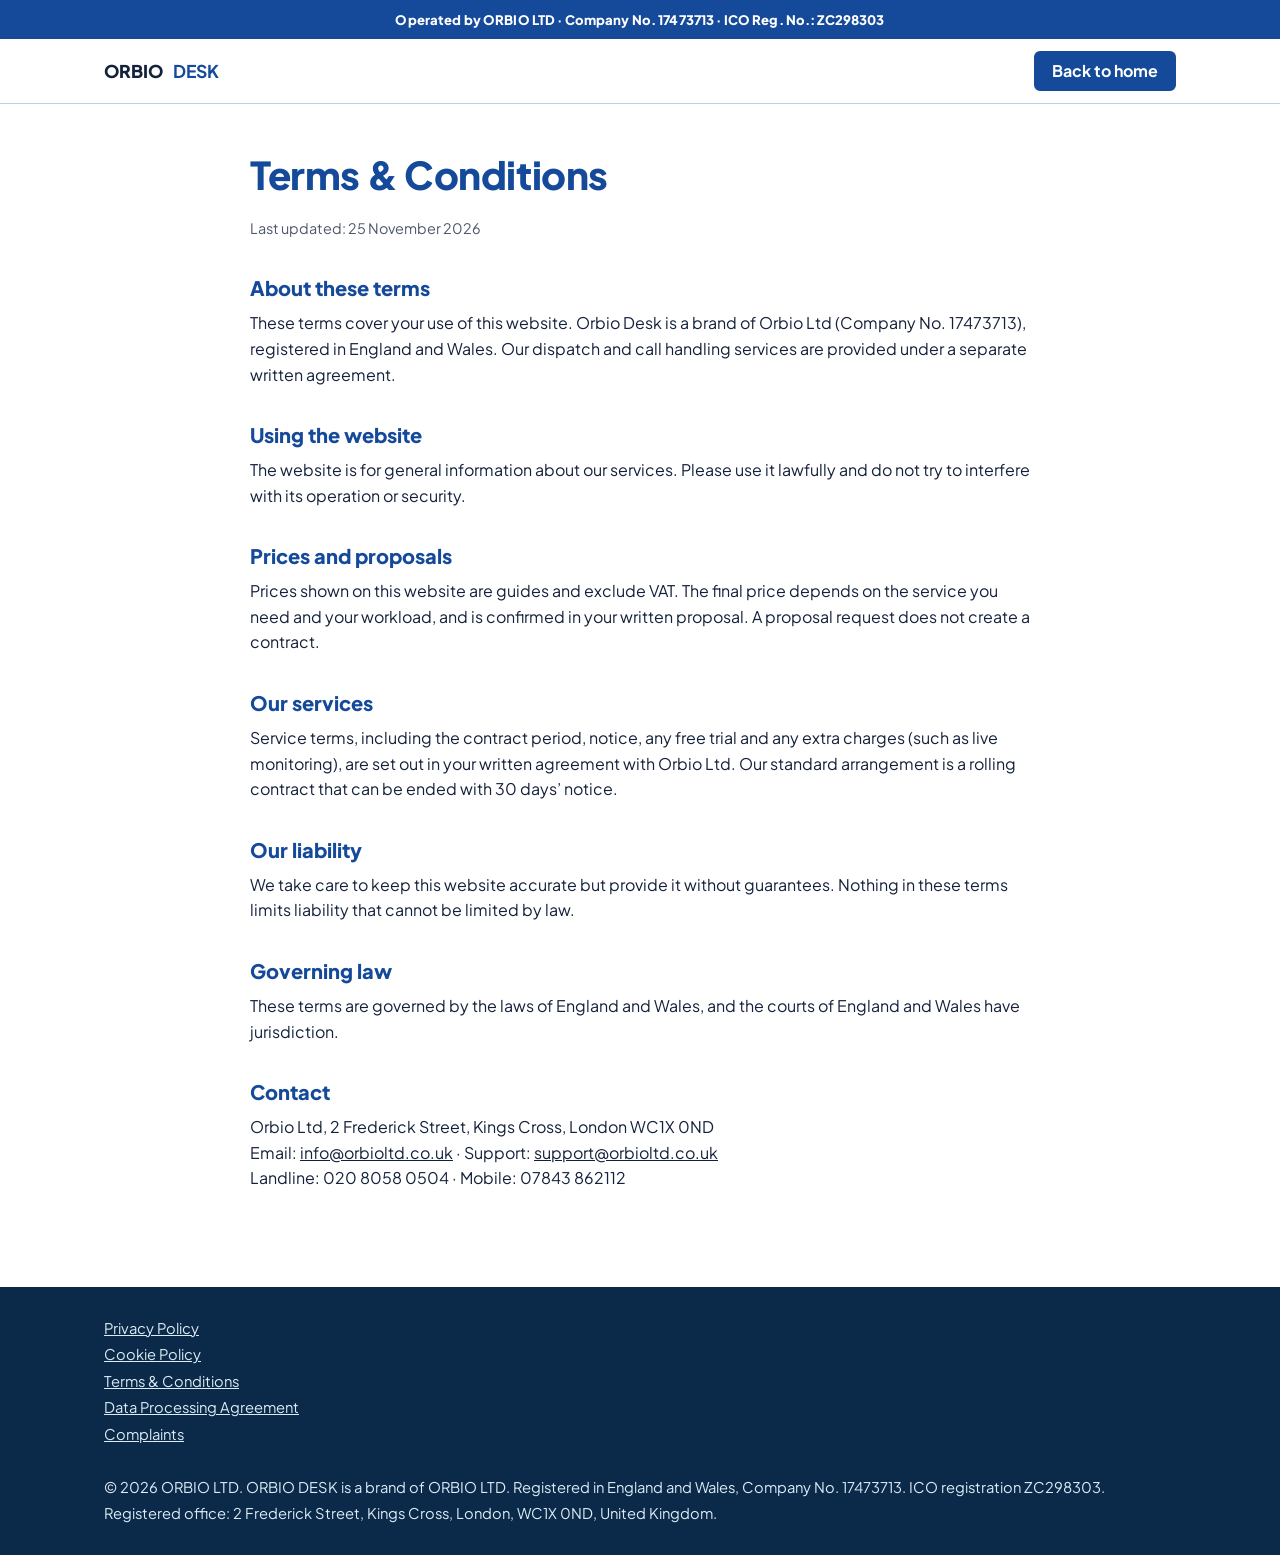
<file: terms.html>
<!DOCTYPE html>
<html lang="en-GB"><head><meta charset="utf-8"><meta name="viewport" content="width=device-width, initial-scale=1">
<title>Terms &amp; Conditions | Orbio Desk</title><meta name="description" content="Terms &amp; Conditions for Orbio Desk, a brand of Orbio Ltd.">
<link rel="icon" href="assets/img/favicon.svg" type="image/svg+xml">
<link href="https://fonts.googleapis.com/css2?family=Plus+Jakarta+Sans:wght@400;500;700;800&display=swap" rel="stylesheet">
<link rel="stylesheet" href="assets/css/style.css"></head>
<body style="padding-bottom:0">
<div class="top">Operated by ORBIO LTD · Company No. 17473713 · ICO Reg. No.: ZC298303</div>
<header class="dh"><div class="wrap"><a class="logo" href="index.html">ORBIO <b>DESK</b></a><a class="btn p" href="index.html">Back to home</a></div></header>
<main class="doc"><h1>Terms &amp; Conditions</h1><p class="meta">Last updated: 25 November 2026</p>
<h2>About these terms</h2><p>These terms cover your use of this website. Orbio Desk is a brand of Orbio Ltd (Company No. 17473713), registered in England and Wales. Our dispatch and call handling services are provided under a separate written agreement.</p>
<h2>Using the website</h2><p>The website is for general information about our services. Please use it lawfully and do not try to interfere with its operation or security.</p>
<h2>Prices and proposals</h2><p>Prices shown on this website are guides and exclude VAT. The final price depends on the service you need and your workload, and is confirmed in your written proposal. A proposal request does not create a contract.</p>
<h2>Our services</h2><p>Service terms, including the contract period, notice, any free trial and any extra charges (such as live monitoring), are set out in your written agreement with Orbio Ltd. Our standard arrangement is a rolling contract that can be ended with 30 days’ notice.</p>
<h2>Our liability</h2><p>We take care to keep this website accurate but provide it without guarantees. Nothing in these terms limits liability that cannot be limited by law.</p>
<h2>Governing law</h2><p>These terms are governed by the laws of England and Wales, and the courts of England and Wales have jurisdiction.</p>
<h2>Contact</h2><p>Orbio Ltd, 2 Frederick Street, Kings Cross, London WC1X 0ND<br>Email: <a href="mailto:info@orbioltd.co.uk">info@orbioltd.co.uk</a> · Support: <a href="mailto:support@orbioltd.co.uk">support@orbioltd.co.uk</a><br>Landline: 020 8058 0504 · Mobile: 07843 862112</p></main>
<footer class="df"><div class="wrap"><a href="privacy.html">Privacy Policy</a><a href="cookies.html">Cookie Policy</a><a href="terms.html">Terms &amp; Conditions</a><a href="dpa.html">Data Processing Agreement</a><a href="complaints.html">Complaints</a><br>© 2026 ORBIO LTD. ORBIO DESK is a brand of ORBIO LTD. Registered in England and Wales, Company No. 17473713. ICO registration ZC298303. Registered office: 2 Frederick Street, Kings Cross, London, WC1X 0ND, United Kingdom.</div></footer>
</body></html>
</file>
<file: assets/css/style.css>
:root{--blue:#154a9a;--blue-d:#0f3a7c;--navy:#0b2a4a;--sky:#3fa9e6;--ink:#14213a;--mist:#e3f1f8;--line:#b9d3e3;--white:#fff;--wa:#25d366;--r:12px}
*{box-sizing:border-box}html{scroll-behavior:smooth;scroll-padding-top:76px}
body{margin:0;font-family:'Plus Jakarta Sans',system-ui,-apple-system,'Segoe UI',Arial,sans-serif;color:var(--ink);background:var(--white);line-height:1.6;-webkit-text-size-adjust:100%}
a{color:inherit}img,svg{max-width:100%}
.wrap{max-width:1120px;margin:0 auto;padding:0 24px}
section{padding:60px 0;background:var(--mist)}section.w{background:var(--white)}
h1,h2,h3{color:var(--blue);line-height:1.2;margin:0 0 .5em}
h1{font-size:2rem;font-weight:800;letter-spacing:-.01em}
h2{font-size:1.6rem;font-weight:800}h2:after{content:"";display:block;width:48px;height:4px;border-radius:4px;background:var(--sky);margin-top:10px}
.c h2:after,.c.h2:after{margin-left:auto;margin-right:auto}
h3{font-size:1.05rem;color:var(--ink)}
p{margin:0 0 1em}.lead{font-size:1.05rem;max-width:60ch}.c{text-align:center}.c .lead{margin-left:auto;margin-right:auto}
@media(min-width:861px){section{padding:84px 0}h1{font-size:3.2rem}h2{font-size:2.1rem}}
.btn{display:inline-block;padding:14px 26px;border-radius:6px;font-weight:700;text-decoration:none;border:2px solid var(--blue);cursor:pointer;font:inherit;font-weight:700;text-align:center;line-height:1.3}
.btn.p{background:var(--blue);color:#fff}.btn.p:hover{background:var(--blue-d);border-color:var(--blue-d)}
.btn.o{background:var(--white);color:var(--blue)}.btn.o:hover{background:var(--mist)}
.btn.blk{display:block;width:100%}
.tl{color:var(--blue);font-weight:700;text-decoration:none}.tl:hover{text-decoration:underline}
:focus-visible{outline:3px solid var(--sky);outline-offset:2px}
.top{background:var(--blue);color:#fff;text-align:center;font-size:.82rem;font-weight:800;padding:9px 16px;letter-spacing:.01em}
header.nav{position:sticky;top:0;z-index:40;background:var(--white);border-bottom:1px solid var(--line)}
.nav .wrap{display:flex;align-items:center;justify-content:space-between;height:64px}
.logo{font-weight:800;font-size:1.1rem;color:var(--ink);text-decoration:none;display:flex;align-items:center;gap:10px}.logo b{color:var(--blue)}
.nav nav{display:flex;gap:22px;align-items:center}.nav nav a{text-decoration:none;font-weight:500;font-size:.95rem}.nav nav a:hover{color:var(--blue)}
.burger{display:none;background:var(--white);border:1px solid var(--line);border-radius:6px;padding:9px 14px;font:inherit;color:var(--ink)}
@media(max-width:860px){.burger{display:block}.nav nav{display:none;position:absolute;top:64px;left:0;right:0;background:var(--white);flex-direction:column;align-items:stretch;gap:0;padding:10px 16px 16px;border-bottom:1px solid var(--line)}.nav nav.open{display:flex}.nav nav a{padding:12px 14px;border-radius:6px}.nav nav a:hover{background:var(--mist)}}
.hero{background:var(--white);padding:44px 0 48px}
.eyebrow{display:inline-block;background:var(--mist);color:var(--blue);font-weight:800;font-size:.72rem;letter-spacing:.06em;padding:7px 12px;border-radius:99px;margin-bottom:16px}
.hero .lead{margin-bottom:20px}
.tr{display:flex;flex-wrap:wrap;gap:8px 22px;font-weight:800;color:var(--blue);margin-bottom:22px}.tr span:before{content:"\2713 ";color:var(--sky)}
.cta{display:flex;flex-wrap:wrap;align-items:center;gap:14px 22px}
.micro{font-size:.88rem;font-weight:700;margin:14px 0 18px;color:var(--ink)}
.pills{display:flex;flex-wrap:wrap;gap:8px}.pills span{background:var(--mist);border:1px solid var(--line);border-radius:99px;padding:5px 14px;font-size:.84rem;font-weight:700;color:var(--blue)}
.sv{font-size:.8rem;font-weight:800;letter-spacing:.06em;color:var(--ink);margin:0 0 8px}
.trust{background:var(--mist);border-block:1px solid var(--line)}
.trust ul{list-style:none;margin:0;padding:16px 0;display:flex;flex-wrap:wrap;gap:8px 28px;justify-content:center;font-weight:700;font-size:.88rem;color:var(--blue)}.trust li:before{content:"\2713 ";color:var(--blue)}
.grid{display:grid;gap:18px;grid-template-columns:1fr;margin-top:28px}
@media(min-width:640px){.grid{grid-template-columns:repeat(2,1fr)}}@media(min-width:980px){.grid.g3{grid-template-columns:repeat(3,1fr)}.grid.g4{grid-template-columns:repeat(4,1fr)}}
.card{border:1px solid var(--line);border-radius:var(--r);padding:22px;background:var(--white)}.card p{margin:0;font-size:.95rem}
.desk{max-width:560px;margin:28px auto 0;background:var(--navy);color:#dcebf5;border-radius:16px;box-shadow:0 18px 40px rgba(11,42,74,.22);overflow:hidden;text-align:left}
.desk .bar{display:flex;justify-content:space-between;align-items:center;background:#0a223c;padding:11px 16px;font-size:.78rem;font-weight:700;letter-spacing:.06em;text-transform:uppercase;color:#9fc4de}
.dot{width:8px;height:8px;border-radius:50%;background:#4ade80;display:inline-block;margin-right:6px;animation:b 1.4s infinite}@keyframes b{50%{opacity:.3}}
.row{display:grid;grid-template-columns:1fr auto;gap:8px 12px;padding:12px 16px;border-top:1px solid #1d4468;font-size:.9rem}.row b{color:#fff}
.tag{font-size:.72rem;font-weight:700;color:#0b2a4a;background:#8fd9b6;border-radius:4px;padding:2px 10px;align-self:center;white-space:nowrap}
.stats{display:grid;grid-template-columns:repeat(3,1fr);text-align:center;padding:14px;background:#0a223c}.stats strong{display:block;font-size:1.3rem;color:var(--sky)}.stats span{font-size:.72rem}
.cap{font-size:.8rem;opacity:.75;margin:10px 0 0}
.sys{display:grid;grid-template-columns:repeat(2,1fr);gap:12px;margin:26px 0}
@media(min-width:640px){.sys{grid-template-columns:repeat(4,1fr)}}
.sys span{background:var(--white);border:2px solid var(--blue);border-radius:10px;padding:18px 8px;text-align:center;font-weight:800;color:var(--blue);font-size:1.05rem;box-shadow:0 6px 16px rgba(21,74,154,.1)}
.two{display:grid;gap:32px;grid-template-columns:1fr;align-items:center}@media(min-width:861px){.two{grid-template-columns:1fr 1fr;gap:48px}}
.mon{position:relative;border-radius:14px;overflow:hidden;box-shadow:0 14px 34px rgba(11,42,74,.22);max-width:440px;margin:0 auto;width:100%}.mon img{display:block;width:100%;height:auto}
.mon figcaption{position:absolute;left:0;right:0;bottom:0;background:linear-gradient(0deg,rgba(11,42,74,.92),rgba(11,42,74,0));color:#fff;padding:48px 18px 16px;font-weight:700;font-size:.95rem;line-height:1.4}.mon figcaption small{display:block;font-weight:500;opacity:.85;font-size:.82rem}
.report{max-width:560px;margin:0 auto;text-align:left;background:var(--navy);color:#fff;border-radius:14px;padding:22px;font-family:ui-monospace,SFMono-Regular,Menlo,Consolas,monospace;font-size:.88rem}
.report h3{color:#7cc4ee;font-size:.82rem;margin:0 0 14px;text-transform:uppercase}.report .g{display:grid;grid-template-columns:1fr;gap:6px 16px}.report .g+.g{margin-top:6px}.report .w{margin-top:8px}.report b{color:#7cc4ee}
@media(min-width:520px){.report .g{grid-template-columns:1fr 1fr}.report{font-size:.9rem}}
.steps{counter-reset:s;display:grid;gap:18px;grid-template-columns:1fr;margin-top:28px}@media(min-width:861px){.steps{grid-template-columns:repeat(3,1fr)}}
.steps>div{counter-increment:s;border:1px solid var(--line);border-radius:var(--r);padding:20px;background:var(--white)}.steps>div:before{content:counter(s);display:flex;width:32px;height:32px;border-radius:50%;background:var(--blue);color:#fff;font-weight:800;align-items:center;justify-content:center;margin-bottom:10px}
.plans{display:grid;gap:20px;grid-template-columns:1fr;margin-top:30px;align-items:stretch}@media(min-width:861px){.plans{grid-template-columns:repeat(3,1fr)}}
.plan{position:relative;border:1px solid var(--line);border-radius:16px;padding:26px 22px;background:var(--white);display:flex;flex-direction:column}
.plan.pop{border:2px solid var(--blue);box-shadow:0 16px 36px rgba(21,74,154,.18)}
.badge{position:absolute;top:-13px;left:22px;background:var(--blue);color:#fff;font-size:.72rem;font-weight:800;letter-spacing:.06em;padding:5px 12px;border-radius:99px}
.plan h3{font-size:.85rem;letter-spacing:.06em;color:var(--blue);margin-bottom:4px}.hrs{font-size:.9rem;opacity:.8;margin-bottom:10px}
.pr{font-size:2.1rem;font-weight:800;color:var(--navy);line-height:1.1;margin-bottom:2px}.pr small{font-size:.95rem;font-weight:700;color:var(--ink)}.best{font-size:.82rem;font-weight:700;color:var(--blue);margin-bottom:12px}
.plan ul{list-style:none;margin:8px 0 18px;padding:0;flex:1}.plan li{padding:6px 0 6px 24px;position:relative;font-size:.95rem}.plan li:before{content:"\2713";position:absolute;left:0;color:var(--blue);font-weight:800}
.free{display:inline-block;background:var(--mist);color:var(--blue);border-radius:6px;font-size:.78rem;font-weight:800;padding:4px 10px;margin-bottom:12px;align-self:flex-start}
.pnote{margin-top:26px;text-align:center;font-weight:600;font-size:.92rem}
.guar{max-width:720px;margin:18px auto 0;background:var(--white);border:2px solid var(--blue);border-radius:var(--r);padding:16px 20px;text-align:center;font-size:.95rem}.guar strong{color:var(--blue)}
details{border:1px solid var(--line);border-radius:10px;margin-bottom:12px;background:var(--mist)}
summary{cursor:pointer;font-weight:700;color:var(--ink);padding:16px 48px 16px 18px;position:relative;list-style:none}summary::-webkit-details-marker{display:none}
summary:after{content:"+";position:absolute;right:18px;top:50%;transform:translateY(-50%);font-size:1.5rem;font-weight:500;color:var(--blue);line-height:1}details[open] summary:after{content:"\2212"}
details p{margin:0;padding:0 18px 16px}
form{display:grid;gap:14px;background:var(--white);border:1px solid var(--line);border-radius:14px;padding:22px}
label{font-weight:700;font-size:.88rem;display:grid;gap:5px}
input,select,textarea{font:inherit;font-size:1rem;padding:12px;border:1.5px solid var(--line);border-radius:6px;background:var(--white);color:var(--ink);width:100%}
.hp{position:absolute;left:-9999px;width:1px;height:1px;opacity:0}
.fnote{font-size:.82rem;margin:0;text-align:center}
.fmsg{border-radius:8px;padding:12px 14px;font-weight:600;font-size:.92rem}.fmsg.ok{background:#e4f6ec;color:#12643a;border:1px solid #9fd9b8}.fmsg.err{background:#fdeaea;color:#8f1d1d;border:1px solid #f0b3b3}
#enqbtn[disabled]{opacity:.65;cursor:not-allowed}
.cl a{color:var(--blue);font-weight:700}.cl p{margin-bottom:.7em}
.reg{border-left:5px solid var(--blue)}.reg dl{margin:14px 0 0;display:grid;gap:10px}.reg dt{font-size:.75rem;font-weight:800;letter-spacing:.08em;color:var(--blue);text-transform:uppercase}.reg dd{margin:2px 0 0;font-weight:800;font-size:1.1rem;color:#000}
.legalcards{display:grid;gap:20px;grid-template-columns:1fr}@media(min-width:861px){.legalcards{grid-template-columns:1fr 1fr}}.legalcards .btn{display:block;margin-top:14px}
footer{background:var(--navy);color:#dcebf5;padding:44px 0 36px;font-size:1rem;line-height:1.9}
footer h3{color:#fff;font-size:1.05rem;margin:22px 0 6px}footer a{text-decoration:none;display:block}footer a:hover{text-decoration:underline}
footer .fl{display:flex;align-items:center;gap:10px;font-weight:800;color:#fff;font-size:1.1rem}footer .fl b{color:var(--sky)}
footer .gp{display:inline-block;background:var(--sky);color:#06223d;font-weight:700;padding:10px 20px;border-radius:6px;margin:10px 0 14px}
footer .bk{display:flex;align-items:center;gap:12px;flex-wrap:wrap}footer .bk a{display:inline-block;border:2px solid #cfe3f1;color:#fff;font-weight:700;padding:8px 16px;border-radius:6px}
footer .cd strong{color:#fff}footer .cd a{display:inline}
footer .lk{border-top:1px solid #24496d;margin-top:22px;padding-top:18px;display:flex;flex-wrap:wrap;gap:6px 22px}footer .lk a{text-decoration:underline}footer .cp{font-size:.92rem;margin-top:10px}
footer .fg{display:grid;grid-template-columns:repeat(auto-fit,minmax(240px,1fr));gap:0 36px}
.wa{position:fixed;right:14px;bottom:14px;z-index:50;background:var(--wa);color:#fff;border-radius:50%;width:52px;height:52px;display:flex;align-items:center;justify-content:center;box-shadow:0 6px 18px rgba(0,0,0,.3);transition:bottom .25s}.wa svg{width:28px;height:28px}
body.sk .wa{bottom:62px}
.stick{position:fixed;left:0;right:0;bottom:0;z-index:45;height:48px;background:var(--blue);display:flex;transform:translateY(100%);transition:transform .25s}
body.sk .stick{transform:none}
.stick a{flex:1;display:flex;align-items:center;justify-content:center;color:#fff;font-weight:700;font-size:.85rem;text-decoration:none;padding:0 8px;text-align:center}.stick a+a{background:var(--sky);color:#06223d}
.stick .s{display:inline}.stick .l{display:none}@media(min-width:520px){.stick .s{display:none}.stick .l{display:inline}}
@media(min-width:861px){.stick{left:auto;right:84px;bottom:14px;width:auto;border-radius:99px;height:48px;overflow:hidden;box-shadow:0 6px 18px rgba(0,0,0,.25);transform:translateY(160%)}.stick a{padding:0 22px;white-space:nowrap}body.sk .wa{bottom:14px}}
.xo{position:fixed;inset:0;background:rgba(11,42,74,.65);z-index:80;display:none;align-items:center;justify-content:center;padding:20px}.xo.show{display:flex}
.xo div{background:var(--white);border-radius:16px;max-width:460px;width:100%;padding:32px 28px;text-align:center;position:relative}.xo h2{font-size:1.5rem}.xo h2:after{margin-left:auto;margin-right:auto}
.xo button.x{position:absolute;top:10px;right:14px;background:none;border:0;font-size:1.8rem;line-height:1;cursor:pointer;color:var(--ink)}
@media(prefers-reduced-motion:reduce){*{animation:none!important;scroll-behavior:auto!important;transition:none!important}}
.doc{max-width:820px;margin:0 auto;padding:48px 20px 80px}.doc h1{font-size:clamp(1.8rem,4vw,2.4rem)}.doc h2{font-size:1.25rem;margin-top:1.8em}.doc h2:after{display:none}.doc li{margin-bottom:.4em}.doc .meta{opacity:.75;font-size:.9rem}.doc .note{background:var(--mist);border-left:4px solid var(--blue);padding:12px 16px;border-radius:6px;font-size:.92rem}
.dh{background:var(--white);border-bottom:1px solid var(--line)}.dh .wrap{display:flex;align-items:center;justify-content:space-between;height:64px}.dh a.btn{padding:8px 16px}
.df{background:var(--navy);color:#dcebf5;padding:28px 0;font-size:.92rem;line-height:1.8}.df a{text-decoration:underline;margin-right:16px}

.lgm{position:fixed;inset:0;background:rgba(11,42,74,.7);z-index:90;display:flex;align-items:center;justify-content:center;padding:14px}.lgm[hidden]{display:none}
.lgb{background:var(--white);border-radius:14px;width:100%;max-width:760px;max-height:90vh;overflow:auto;padding:30px 22px 22px;position:relative;-webkit-overflow-scrolling:touch}
.lgb .doc{padding:0}.lgb .doc h1{font-size:1.6rem;padding-right:34px}.lgb .doc h2{font-size:1.1rem;margin-top:1.4em}
.lgx{position:absolute;top:8px;right:12px;background:none;border:0;font-size:2rem;line-height:1;cursor:pointer;color:var(--ink);padding:4px 8px}
.lgf{display:flex;flex-wrap:wrap;gap:12px 20px;align-items:center;margin:20px 0 0;border-top:1px solid var(--line);padding-top:16px}.lgf .btn{padding:10px 22px}.lgf a{font-weight:700;color:var(--blue)}
body.lgo{overflow:hidden}

.aud{border-top:1px solid var(--line)}
.ac{padding:20px}.ac h3{font-size:1rem;margin:0 0 14px;color:var(--ink)}
.ah{display:flex;align-items:center;justify-content:space-between;margin-bottom:12px}
.ai{width:38px;height:38px;border-radius:50%;background:var(--blue);color:#fff;display:flex;align-items:center;justify-content:center}
.ad{font-size:.8rem;font-weight:700;color:var(--blue);background:var(--mist);border-radius:99px;padding:4px 12px}
.ac audio{display:block;width:100%;height:48px;border-radius:99px;background:var(--mist);border:1px solid var(--line)}

.teaser{max-width:760px;margin:0 auto;background:var(--white);border:1px solid var(--line);border-radius:16px;padding:34px 22px 28px;text-align:center;box-shadow:0 10px 28px rgba(21,74,154,.08)}
.teaser .ai{margin:0 auto 14px;width:54px;height:54px}.teaser h2{font-size:1.45rem}.teaser .lead{margin-bottom:22px}
.btn.listen{display:inline-flex;align-items:center;justify-content:center;gap:12px;padding:14px 30px;border-radius:99px;background:var(--blue);color:#fff;box-shadow:0 8px 20px rgba(21,74,154,.25);transition:transform .15s,background .15s}
.btn.listen:hover{background:var(--blue-d);transform:translateY(-2px)}.btn.listen .pl{width:30px;height:30px;border-radius:50%;background:#fff;color:var(--blue);display:inline-flex;align-items:center;justify-content:center;padding-left:2px}
@media(min-width:861px){.teaser h2{font-size:1.8rem}}

.mon-s{border-bottom:1px solid var(--line)}
.mgrid{display:grid;gap:22px;grid-template-columns:1fr;grid-template-areas:"h" "p" "c";max-width:1000px;margin:0 auto}
.mh{grid-area:h;text-align:center}.mh h2:after{margin-left:auto;margin-right:auto}.mh .lead{margin-left:auto;margin-right:auto}
.mgrid .mon{grid-area:p;margin:0 auto;position:relative}.mc{grid-area:c;display:grid;gap:14px}
.mc .card{padding:16px 18px}.mc h3{font-size:.98rem;margin-bottom:4px}
.lv{position:absolute;top:14px;left:14px;background:#d62839;color:#fff;font-weight:800;font-size:.8rem;letter-spacing:.04em;padding:5px 12px 5px 10px;border-radius:6px;display:flex;align-items:center;gap:7px;box-shadow:0 2px 8px rgba(0,0,0,.3)}
.lv i{width:8px;height:8px;border-radius:50%;background:#fff;animation:b 1.4s infinite}
@media(min-width:861px){.mgrid{grid-template-columns:1.1fr .9fr;grid-template-areas:"h p" "c p";gap:20px 48px;align-items:start}.mh{text-align:left}.mh h2:after{margin-left:0}.mh .lead{margin-left:0}.mgrid .mon{margin:0}}
.bcb{margin-top:26px;display:flex;flex-wrap:wrap;align-items:center;justify-content:space-between;gap:16px 24px;background:var(--navy);color:#dcebf5;border-radius:var(--r);padding:22px 24px}.bcb h3{color:#fff;margin:0 0 4px}.bcb p{margin:0;font-size:.95rem}.bcb .btn{background:var(--sky);border-color:var(--sky);color:#06223d;white-space:nowrap}.bcb .btn:hover{background:#6cc0f0;border-color:#6cc0f0}
.bcm{position:fixed;inset:0;background:rgba(5,5,5,.78);z-index:95;display:flex;align-items:center;justify-content:center;padding:12px}.bcm[hidden]{display:none}
.bcp{width:100%;max-width:460px;height:min(88vh,780px);display:flex;flex-direction:column}
.bct{display:flex;justify-content:space-between;align-items:center;padding:0 4px 10px}.bct a{color:#f3e2b3;font-size:.9rem;font-weight:600}
.bcx{width:36px;height:36px;border-radius:50%;border:1px solid #c9a24a;background:rgba(0,0,0,.4);color:#f3e2b3;font-size:1.4rem;line-height:1;cursor:pointer}
.bcp iframe{flex:1;width:100%;border:0;border-radius:18px;background:#0a0a0b}
body.bco{overflow:hidden}

.bcpromo{margin:30px auto 0;max-width:460px;text-align:center;background:linear-gradient(160deg,#fff7d9,#fbe8a8);border:1.5px solid #ecd07a;border-radius:16px;padding:22px 20px 26px;box-shadow:0 10px 26px rgba(150,110,20,.16)}
.bci{height:132px;display:flex;align-items:center;justify-content:center;margin-bottom:4px}
.bci svg{width:132px;height:auto;filter:drop-shadow(0 12px 7px rgba(0,0,0,.3));animation:bctilt 6s ease-in-out infinite alternate}
@keyframes bctilt{from{transform:rotate(-50deg)}to{transform:rotate(-22deg)}}
.bck{font-size:.8rem;font-weight:800;letter-spacing:.16em;color:#9a6f08;margin:0}
.bcpromo h3{font-size:1.3rem;color:var(--navy);margin:2px 0 6px}.bcpromo p:not(.bck){margin:0 0 16px;color:#33415c}
.bcpromo .btn{background:#f2c94c;border:0;color:#1a1405;border-radius:99px;padding:11px 32px;font-weight:800;letter-spacing:.02em;box-shadow:0 3px 0 rgba(150,110,20,.3)}.bcpromo .btn:hover{background:#f6d467}

/* hero photo background (image placement only) */
section.hero{background:linear-gradient(0deg,#fff 0,#fff 30%,rgba(255,255,255,0) 60%),linear-gradient(90deg,rgba(255,255,255,.96) 0,rgba(255,255,255,.9) 42%,rgba(255,255,255,.26) 100%),url(../img/hero-mobile.jpg) right top/auto 62% no-repeat,#fff}
@media(min-width:861px){section.hero{padding:64px 0 72px;background:linear-gradient(0deg,#fff 0,rgba(255,255,255,0) 14%),linear-gradient(90deg,rgba(255,255,255,.97) 0,rgba(255,255,255,.95) 40%,rgba(255,255,255,.6) 55%,rgba(255,255,255,0) 78%),url(../img/hero-desktop.jpg) right center/cover no-repeat,#fff}.hero h1{max-width:11.5em}}
/* Our Operations */
.ops{border-top:1px solid var(--line)}
.opsg{display:grid;gap:22px;grid-template-columns:1fr;grid-template-areas:"t" "f" "h"}
.opst{grid-area:t}.opst .eyebrow{margin-bottom:14px}.opst h2:after{display:none}.opst h2{font-size:1.9rem}.hl{color:var(--sky)}.opst .lead{margin-bottom:0}
.opsf{grid-area:f;margin:0;background:var(--mist);border:1px solid var(--line);border-radius:20px;padding:8px}
.opsf img{display:block;width:100%;height:auto;border-radius:14px}
.opsh{grid-area:h;display:grid;grid-template-columns:1fr 1fr;gap:12px}
.ot{display:flex;align-items:center;gap:12px;background:#f1f7fd;border:1px solid var(--line);border-radius:14px;padding:14px}
.ot svg{flex:none}.ot span{font-weight:700;color:var(--navy);line-height:1.25;font-size:.98rem}
@media(max-width:380px){.ot{flex-direction:column;align-items:flex-start}}
@media(min-width:861px){.opsg{grid-template-columns:1fr 1.05fr;grid-template-areas:"t f" "h f";gap:28px 56px;align-items:center}.opst h2{font-size:2.5rem}.opsh{align-self:start}}

/* Hero: photo on the right (computer area), smaller two-colour heading on the left */
.hero h1{font-size:1.75rem;color:#0a1d42;text-shadow:0 0 14px rgba(255,255,255,.95),0 0 4px rgba(255,255,255,.9)}
.hero h1 .h1b{color:#1556c8}
section.hero{background:linear-gradient(0deg,#fff 0,#fff 33%,rgba(255,255,255,0) 58%),linear-gradient(90deg,#fff 0,rgba(255,255,255,.95) 22%,rgba(255,255,255,.6) 40%,rgba(255,255,255,0) 66%),url(../img/hero-mobile.jpg) 62px 0/auto 66% no-repeat,#fff}
.hero .lead,.hero .tr{text-shadow:0 0 8px #fff,0 0 14px rgba(255,255,255,.95)}
@media(max-width:860px){.hero h1{max-width:82%}.hero .lead{max-width:76%;font-size:1rem}.hero .tr{max-width:92%;gap:6px 16px;font-size:.92rem}.hero .cta .btn{padding:13px 22px;font-size:.95rem}}
@media(min-width:861px){.hero h1{font-size:2.8rem;max-width:11.5em}section.hero{background:linear-gradient(0deg,#fff 0,rgba(255,255,255,0) 14%),linear-gradient(90deg,#fff 0,rgba(255,255,255,.95) 38%,rgba(255,255,255,.55) 52%,rgba(255,255,255,0) 74%),url(../img/hero-desktop.jpg) right center/cover no-repeat,#fff}}
</file>
